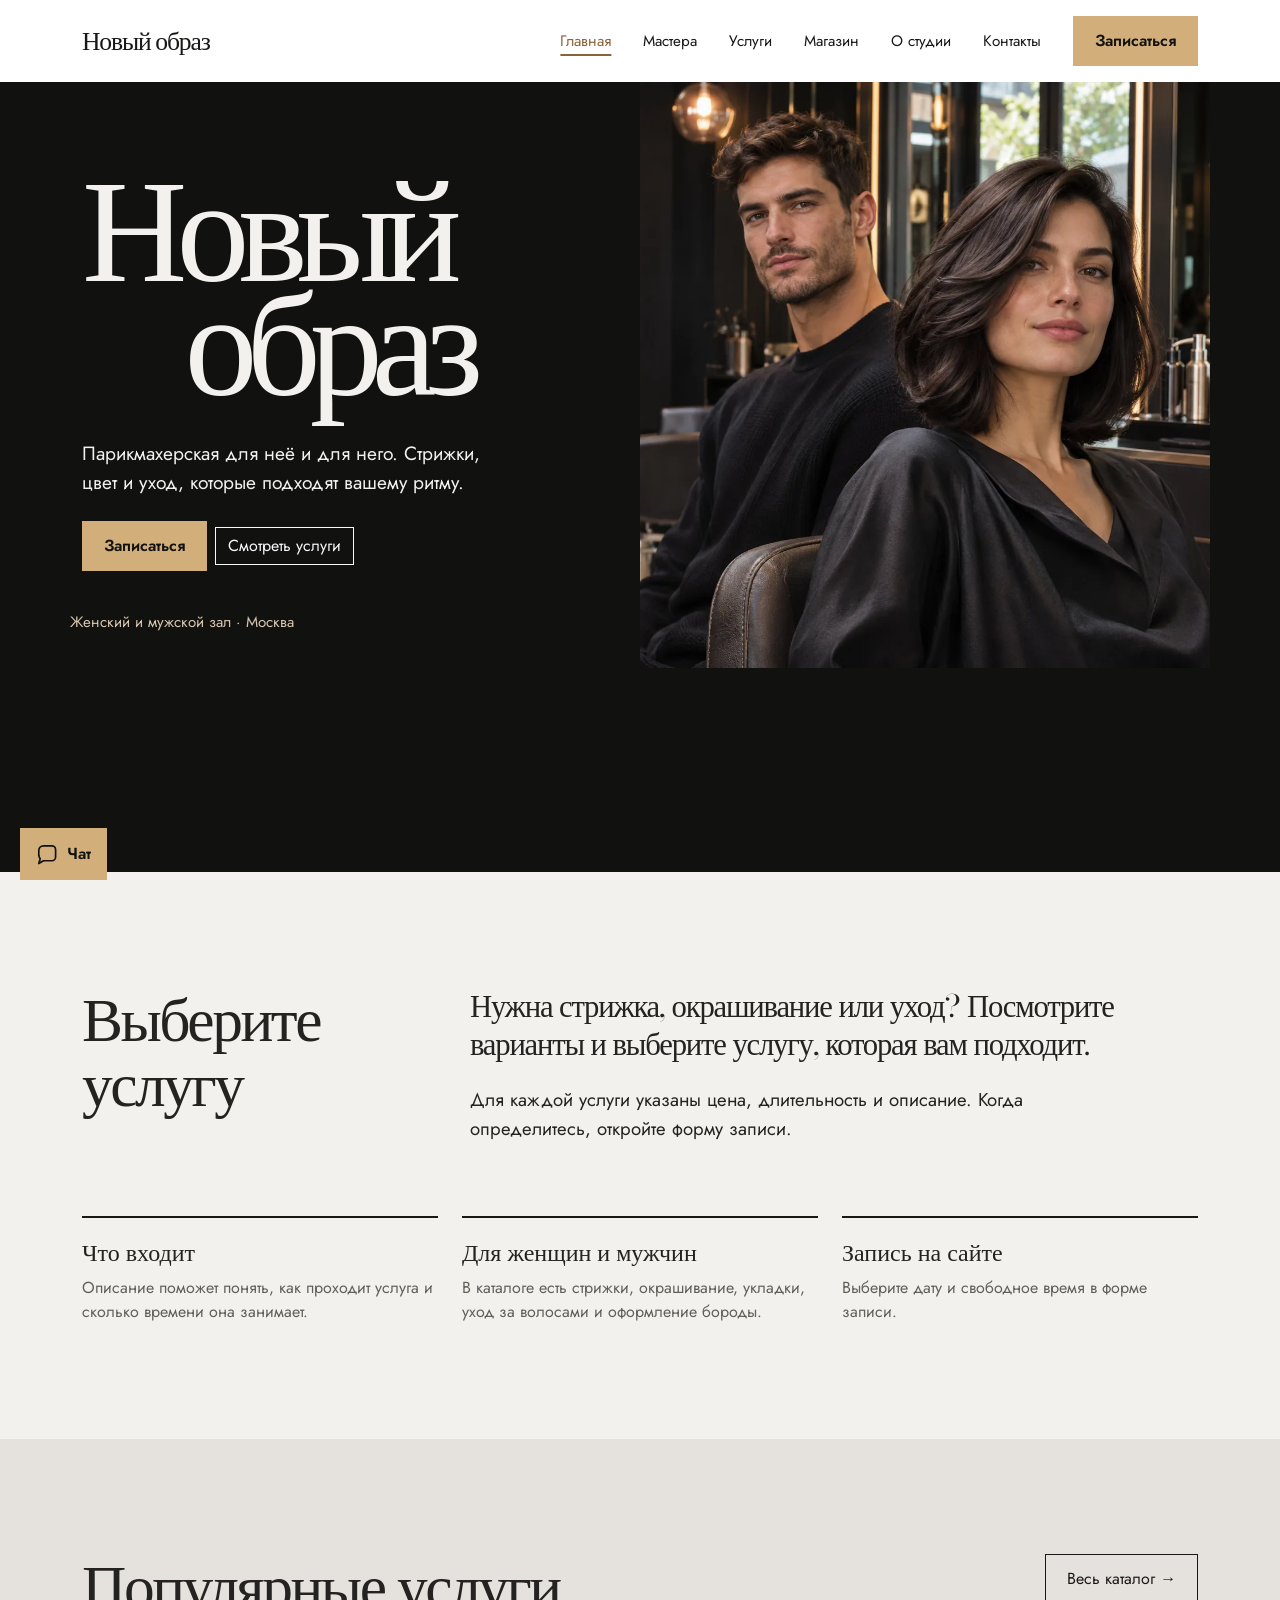
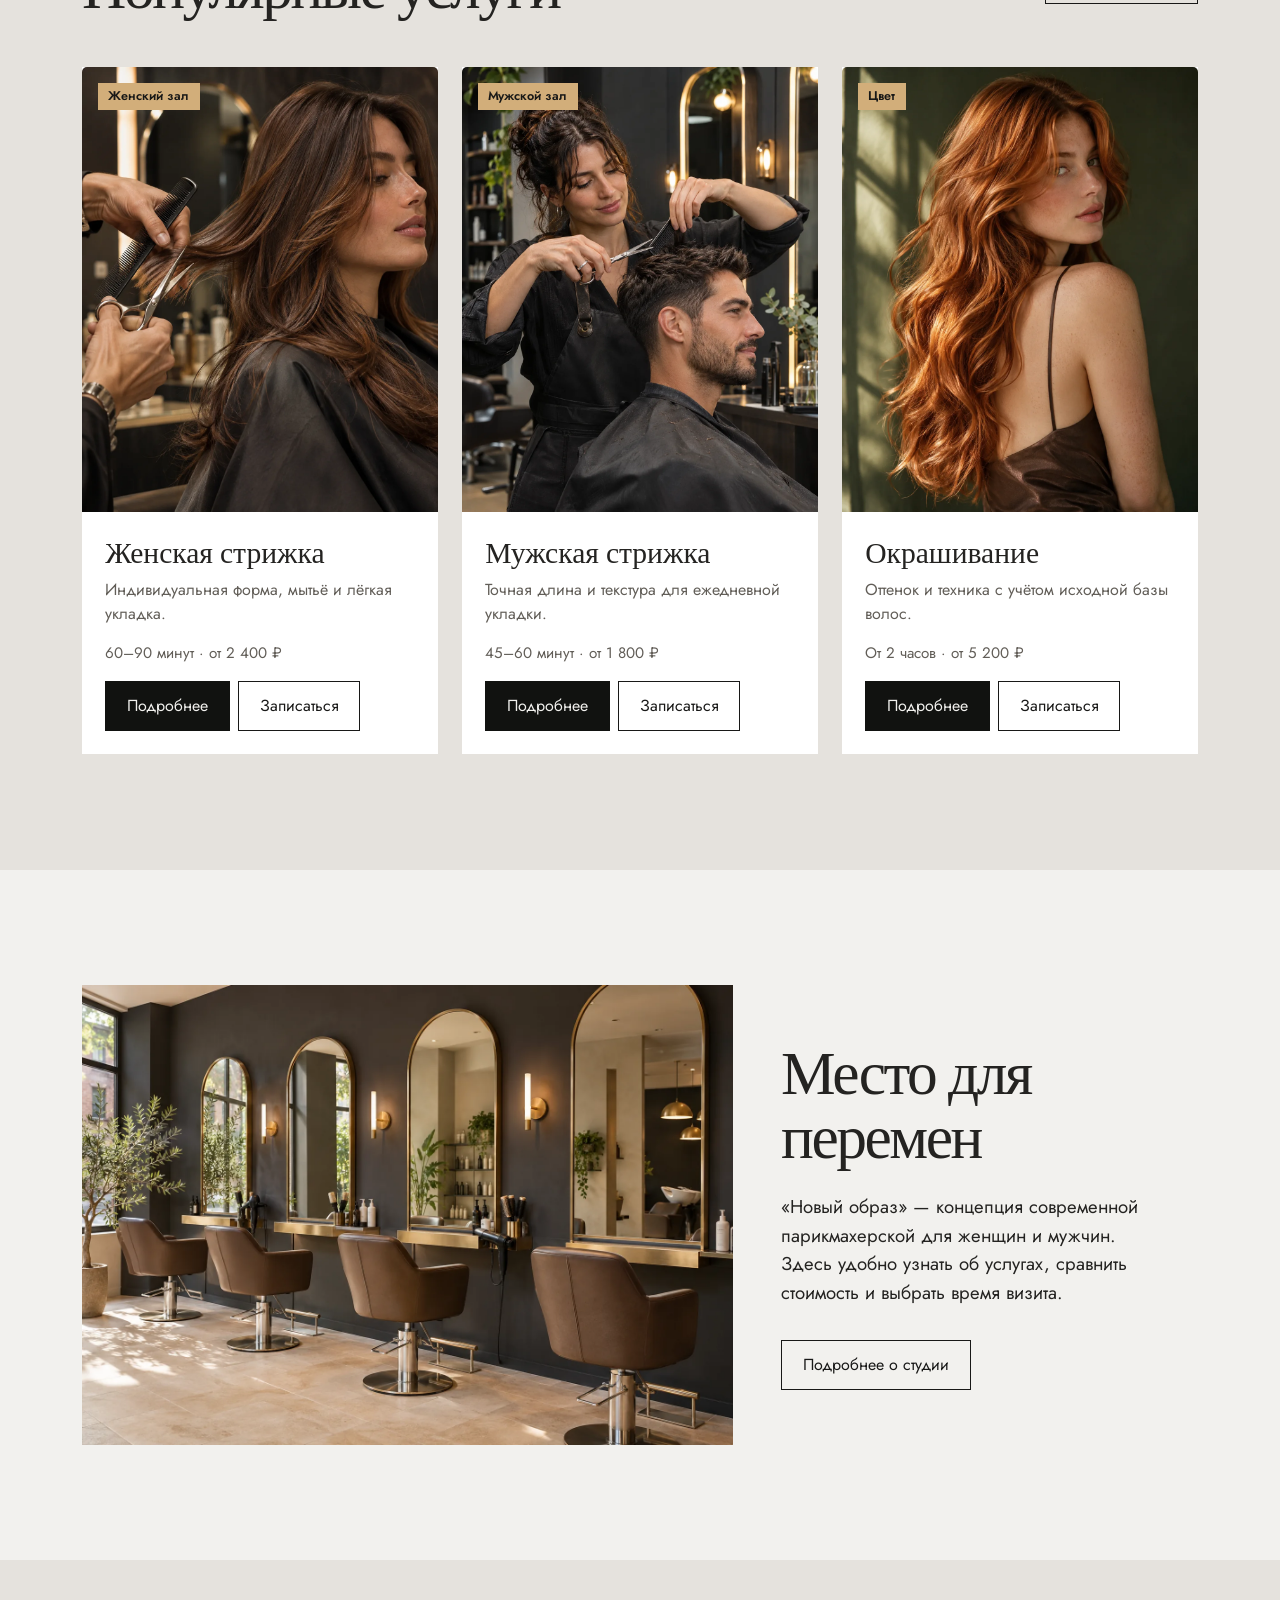
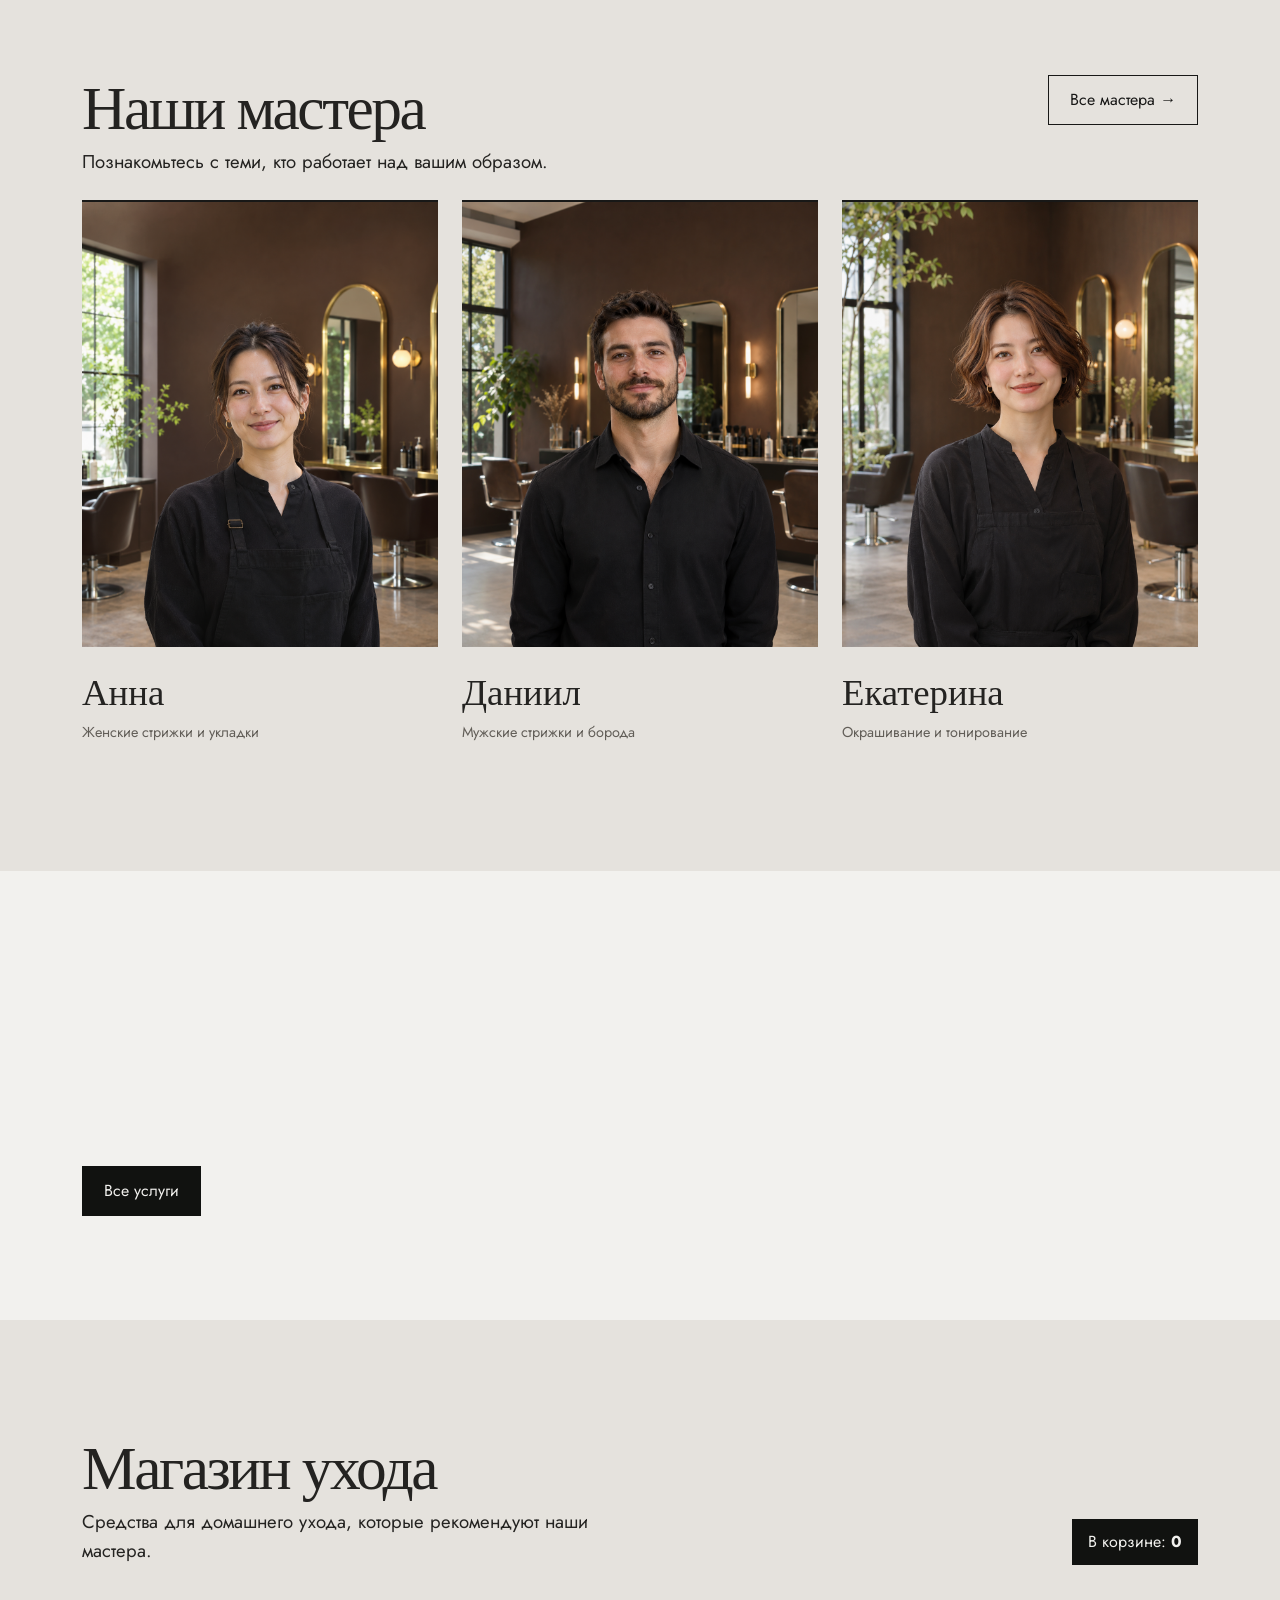
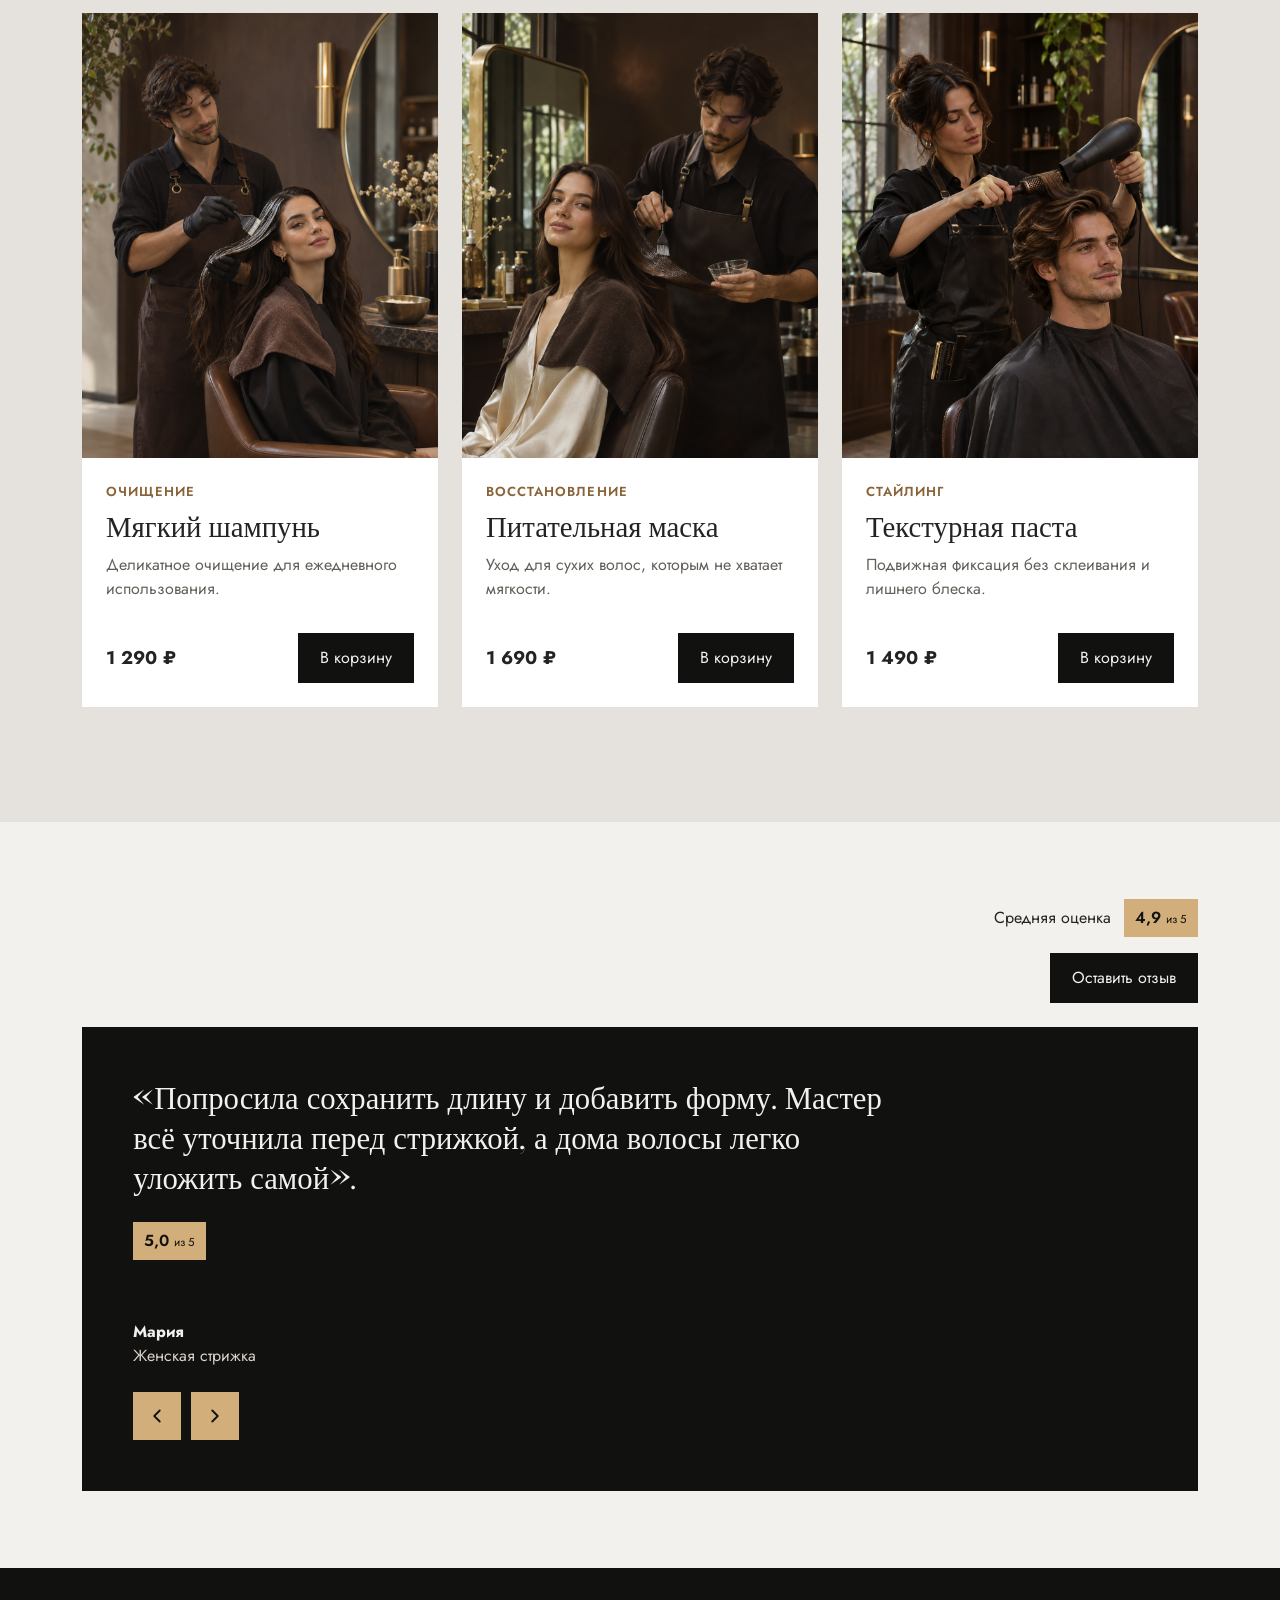
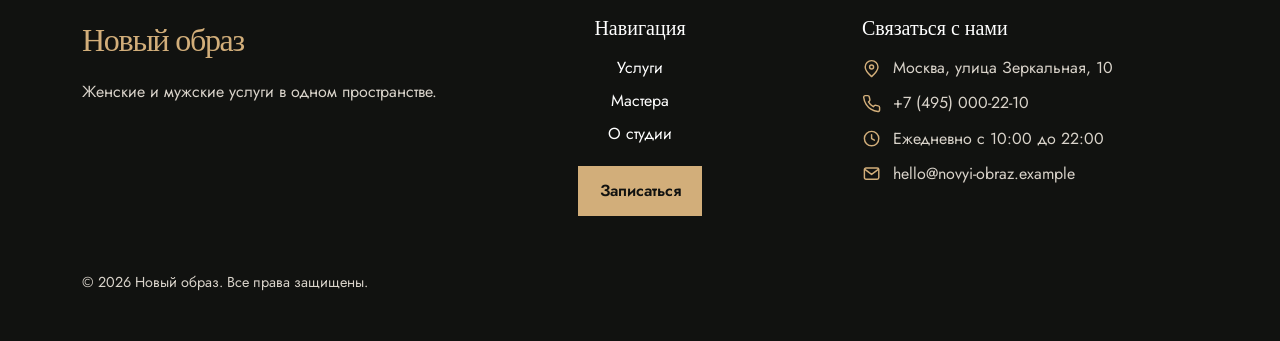
<file: index.html>
<!DOCTYPE html>
<html lang="ru">
<head>
  <meta charset="UTF-8">
  <meta name="viewport" content="width=device-width, initial-scale=1.0">
  <meta name="description" content="Сайт женской и мужской парикмахерской «Новый образ»: услуги, цены, информация о студии и форма записи.">
  <title>Главная — Новый образ</title>
  <link rel="preconnect" href="https://fonts.googleapis.com">
  <link rel="preconnect" href="https://fonts.gstatic.com" crossorigin>
  <link href="https://fonts.googleapis.com/css2?family=Bodoni+Moda:wght@500;600&family=Jost:wght@400;500;600&display=swap" rel="stylesheet">
  <link href="https://cdn.jsdelivr.net/npm/bootstrap@5.3.3/dist/css/bootstrap.min.css" rel="stylesheet">
  <link rel="stylesheet" href="css/custom.css?v=separate-contacts-11">
</head>
<body id="top">
  <a class="skip-link" href="#main">Перейти к содержимому</a>
  <header class="site-header sticky-top">
    <nav class="navbar navbar-expand-lg navbar-light site-navbar py-3" aria-label="Основная навигация">
      <div class="container">
        <a class="site-brand navbar-brand mb-0" href="index.html">Новый образ</a>
        <button class="navbar-toggler" type="button" data-bs-toggle="collapse" data-bs-target="#siteMenu" aria-controls="siteMenu" aria-expanded="false" aria-label="Открыть меню"><span class="navbar-toggler-icon"></span></button>
        <div class="collapse navbar-collapse" id="siteMenu">
          <ul class="navbar-nav ms-lg-auto me-lg-4 mb-3 mb-lg-0 gap-lg-3">
            <li class="nav-item"><a class="nav-link active" aria-current="page" href="index.html">Главная</a></li>
            <li class="nav-item"><a class="nav-link" href="masters.html">Мастера</a></li>
            <li class="nav-item"><a class="nav-link" href="catalog.html">Услуги</a></li>
            <li class="nav-item"><a class="nav-link" href="shop.html">Магазин</a></li>
            <li class="nav-item"><a class="nav-link" href="about.html">О студии</a></li>
            <li class="nav-item"><a class="nav-link" href="contacts.html?refresh=12">Контакты</a></li>
          </ul>
          <a class="btn btn-salon" href="order.html">Записаться</a>
        </div>
      </div>
    </nav>
  </header>
  <main id="main">
    <section class="hero container-fluid px-0" aria-labelledby="hero-title">
      <div class="container">
        <div class="row min-vh-75 position-relative">
          <div class="col-12 col-lg-6 hero-copy d-flex flex-column justify-content-center">
            <h1 class="hero-title" id="hero-title"><span>Новый</span> <span>образ</span></h1>
            <p class="hero-lead mb-4">Парикмахерская для неё и для него. Стрижки, цвет и уход, которые подходят вашему ритму.</p>
            <div><a class="btn btn-salon me-2 mb-2" href="order.html">Записаться</a><a class="btn btn-outline-light rounded-0 mb-2" href="catalog.html">Смотреть услуги</a></div>
            <p class="hero-bottom mb-0">Женский и мужской зал · Москва</p>
          </div>
          <div class="col-12 col-lg-6 px-0"><div class="hero-photo"><img src="images/hero.webp" alt="портрет женщины и мужчины в парикмахерской" width="1536" height="1024" fetchpriority="high"></div></div>
        </div>
      </div>
    </section>

    <section class="container section-space" aria-labelledby="intro-title">
      <div class="row g-5 align-items-start">
        <div class="col-12 col-lg-4"><h2 class="section-title" id="intro-title">Выберите<br>услугу</h2></div>
        <div class="col-12 col-lg-8"><p class="intro-statement mb-4">Нужна стрижка, окрашивание или уход? Посмотрите варианты и выберите услугу, которая вам подходит.</p><p class="section-lead mb-0">Для каждой услуги указаны цена, длительность и описание. Когда определитесь, откройте форму записи.</p></div>
      </div>
      <div class="row g-4 mt-5">
        <div class="col-12 col-md-4"><div class="benefit h-100"><h3>Что входит</h3><p>Описание поможет понять, как проходит услуга и сколько времени она занимает.</p></div></div>
        <div class="col-12 col-md-4"><div class="benefit h-100"><h3>Для женщин и мужчин</h3><p>В каталоге есть стрижки, окрашивание, укладки, уход за волосами и оформление бороды.</p></div></div>
        <div class="col-12 col-md-4"><div class="benefit h-100"><h3>Запись на сайте</h3><p>Выберите дату и свободное время в форме записи.</p></div></div>
      </div>
    </section>

    <section class="services-section section-space" aria-labelledby="popular-title">
      <div class="container">
        <div class="d-flex flex-column flex-md-row justify-content-between align-items-md-end gap-3 mb-5"><h2 class="section-title mb-0" id="popular-title">Популярные услуги</h2><a class="btn btn-salon-outline align-self-start" href="catalog.html">Весь каталог →</a></div>
        <div class="row g-4">
          <div class="col-12 col-md-6 col-lg-4">
            <article class="card service-card"><img src="images/women-cut.webp" class="card-img-top" alt="женской стрижки" width="1024" height="1280" loading="lazy"><div class="card-body d-flex flex-column"><div class="mb-3"><span class="badge badge-salon">Женский зал</span></div><h3 class="card-title">Женская стрижка</h3><p class="card-text">Индивидуальная форма, мытьё и лёгкая укладка.</p><p class="service-meta mt-auto">60–90 минут · от 2 400 ₽</p><div class="d-flex flex-wrap gap-2"><a class="btn btn-salon-dark" href="product.html?service=women-cut">Подробнее</a><button class="btn btn-salon-outline" type="button" data-bs-toggle="modal" data-bs-target="#bookingModal" data-service="women-cut">Записаться</button></div></div></article>
          </div>
          <div class="col-12 col-md-6 col-lg-4">
            <article class="card service-card"><img src="images/men-cut.webp" class="card-img-top" alt="мужской стрижки" width="1024" height="1280" loading="lazy"><div class="card-body d-flex flex-column"><div class="mb-3"><span class="badge badge-salon">Мужской зал</span></div><h3 class="card-title">Мужская стрижка</h3><p class="card-text">Точная длина и текстура для ежедневной укладки.</p><p class="service-meta mt-auto">45–60 минут · от 1 800 ₽</p><div class="d-flex flex-wrap gap-2"><a class="btn btn-salon-dark" href="product.html?service=men-cut">Подробнее</a><button class="btn btn-salon-outline" type="button" data-bs-toggle="modal" data-bs-target="#bookingModal" data-service="men-cut">Записаться</button></div></div></article>
          </div>
          <div class="col-12 col-md-6 col-lg-4">
            <article class="card service-card"><img src="images/color.webp" class="card-img-top" alt="окрашивания волос" width="1024" height="1280" loading="lazy"><div class="card-body d-flex flex-column"><div class="mb-3"><span class="badge badge-salon">Цвет</span></div><h3 class="card-title">Окрашивание</h3><p class="card-text">Оттенок и техника с учётом исходной базы волос.</p><p class="service-meta mt-auto">От 2 часов · от 5 200 ₽</p><div class="d-flex flex-wrap gap-2"><a class="btn btn-salon-dark" href="product.html?service=color">Подробнее</a><button class="btn btn-salon-outline" type="button" data-bs-toggle="modal" data-bs-target="#bookingModal" data-service="color">Записаться</button></div></div></article>
          </div>
        </div>

      </div>
    </section>

    <section class="container section-space" aria-labelledby="studio-title">
      <div class="row g-0 align-items-stretch">
        <div class="col-12 col-lg-7"><img class="image-cover salon-story-photo" src="images/salon.webp" alt="Интерьер парикмахерской с креслами и зеркалами" width="1536" height="1024" loading="lazy"></div>
        <div class="col-12 col-lg-5 d-flex align-items-center"><div class="story-copy p-4 p-lg-5"><h2 class="section-title mb-4" id="studio-title">Место для перемен</h2><p class="section-lead">«Новый образ» — концепция современной парикмахерской для женщин и мужчин. Здесь удобно узнать об услугах, сравнить стоимость и выбрать время визита.</p><a class="btn btn-salon-outline mt-3" href="about.html">Подробнее о студии</a></div></div>
      </div>
    </section>

    <section class="services-section section-space" aria-labelledby="home-team-title">
      <div class="container">
        <div class="d-flex flex-column flex-md-row justify-content-between align-items-md-end gap-3 mb-4"><div><h2 class="section-title mb-2" id="home-team-title">Наши мастера</h2><p class="section-lead mb-0">Познакомьтесь с теми, кто работает над вашим образом.</p></div><a class="btn btn-salon-outline align-self-start" href="masters.html">Все мастера →</a></div>
        <div class="row g-4">
          <div class="col-12 col-md-4"><article class="team-card"><a class="team-card__link" href="masters.html#anna"><img src="images/stylist-anna.png" alt="Мастер Анна в студии" width="1122" height="1402" loading="lazy"><div class="team-card__body"><h3>Анна</h3><p class="team-card__role">Женские стрижки и укладки</p></div></a></article></div>
          <div class="col-12 col-md-4"><article class="team-card"><a class="team-card__link" href="masters.html#daniil"><img src="images/stylist-daniel.png" alt="Мастер Даниил в студии" width="1122" height="1402" loading="lazy"><div class="team-card__body"><h3>Даниил</h3><p class="team-card__role">Мужские стрижки и борода</p></div></a></article></div>
          <div class="col-12 col-md-4"><article class="team-card"><a class="team-card__link" href="masters.html#ekaterina"><img src="images/stylist-ekaterina.png" alt="Мастер Екатерина в студии" width="1122" height="1402" loading="lazy"><div class="team-card__body"><h3>Екатерина</h3><p class="team-card__role">Окрашивание и тонирование</p></div></a></article></div>
        </div>
      </div>
    </section>

    <section class="container section-space-sm" aria-labelledby="prices-title">
      <div class="row g-5"><div class="col-12 col-lg-5"><h2 class="section-title" id="prices-title">Прайс без сюрпризов</h2><p class="section-lead">Стоимость ориентировочная. Итоговая цена зависит от длины волос, техники и объёма работы.</p><a class="btn btn-salon-dark mt-2" href="catalog.html">Все услуги</a></div><div class="col-12 col-lg-7"><ul class="price-list"><li><span>Женская стрижка</span><strong>от 2 400 ₽</strong></li><li><span>Мужская стрижка</span><strong>от 1 800 ₽</strong></li><li><span>Окрашивание</span><strong>от 5 200 ₽</strong></li><li><span>Укладка</span><strong>от 1 700 ₽</strong></li><li><span>Оформление бороды</span><strong>от 1 200 ₽</strong></li></ul></div></div>
    </section>

    <section class="shop-section section-space" aria-labelledby="shop-title">
      <div class="container">
        <div class="row align-items-end g-3 mb-5"><div class="col-lg-8"><h2 class="section-title mb-2" id="shop-title">Магазин ухода</h2><p class="section-lead mb-0">Средства для домашнего ухода, которые рекомендуют наши мастера.</p></div><div class="col-lg-4 text-lg-end"><p class="shop-cart mb-0" aria-live="polite">В корзине: <strong data-cart-count>0</strong></p></div></div>
        <div class="row g-4">
          <div class="col-12 col-md-4"><article class="product-card"><img src="images/hair-care.png" alt="Шампунь для ежедневного ухода" width="1024" height="1280" loading="lazy"><div class="product-card__body"><p class="product-card__type">Очищение</p><h3>Мягкий шампунь</h3><p>Деликатное очищение для ежедневного использования.</p><div class="product-card__footer"><strong>1 290 ₽</strong><button class="btn btn-salon-dark" type="button" data-shop-product="Мягкий шампунь">В корзину</button></div></div></article></div>
          <div class="col-12 col-md-4"><article class="product-card"><img src="images/hair-repair.png" alt="Маска для восстановления волос" width="1024" height="1280" loading="lazy"><div class="product-card__body"><p class="product-card__type">Восстановление</p><h3>Питательная маска</h3><p>Уход для сухих волос, которым не хватает мягкости.</p><div class="product-card__footer"><strong>1 690 ₽</strong><button class="btn btn-salon-dark" type="button" data-shop-product="Питательная маска">В корзину</button></div></div></article></div>
          <div class="col-12 col-md-4"><article class="product-card"><img src="images/men-styling.png" alt="Средство для текстурной укладки" width="1024" height="1280" loading="lazy"><div class="product-card__body"><p class="product-card__type">Стайлинг</p><h3>Текстурная паста</h3><p>Подвижная фиксация без склеивания и лишнего блеска.</p><div class="product-card__footer"><strong>1 490 ₽</strong><button class="btn btn-salon-dark" type="button" data-shop-product="Текстурная паста">В корзину</button></div></div></article></div>
        </div>
      </div>
    </section>

    <section class="container section-space-sm" aria-labelledby="reviews-title">
      <div class="row align-items-end g-3 mb-4">
        <div class="col-lg-8">
          <h2 class="section-title mb-2" id="reviews-title">Отзывы о студии</h2>
          <p class="section-lead mb-0">Что говорят после стрижки, окрашивания и ухода.</p>
        </div>
        <div class="col-lg-4 text-lg-end">
          <p class="mb-0">Средняя оценка <span class="review-score ms-2"><span data-review-average>4,9</span> <small>из 5</small></span></p>
          <button class="btn btn-salon-dark mt-3" type="button" data-bs-toggle="modal" data-bs-target="#reviewModal">Оставить отзыв</button>
        </div>
      </div>
      <div id="review-status" class="alert alert-success mb-4" role="status" aria-live="polite" hidden></div>
      <div class="reviews-shell">
        <div id="salonReviews" class="carousel slide" data-bs-ride="carousel" data-bs-interval="7000" data-bs-pause="hover">
          <div class="carousel-inner">
            <article class="carousel-item active">
              <div class="review-slide">
                <blockquote class="review-quote">«Попросила сохранить длину и добавить форму. Мастер всё уточнила перед стрижкой, а дома волосы легко уложить самой».</blockquote>
                <span class="review-score" aria-label="Оценка 5 из 5">5,0 <small>из 5</small></span>
                <p class="review-author mb-0"><strong>Мария</strong><br><span>Женская стрижка</span></p>
              </div>
            </article>
            <article class="carousel-item">
              <div class="review-slide">
                <blockquote class="review-quote">«Подобрали форму под мои волосы и аккуратно сделали переход. На удобное время записался без звонка».</blockquote>
                <span class="review-score" aria-label="Оценка 5 из 5">5,0 <small>из 5</small></span>
                <p class="review-author mb-0"><strong>Алексей</strong><br><span>Мужская стрижка</span></p>
              </div>
            </article>
            <article class="carousel-item">
              <div class="review-slide">
                <blockquote class="review-quote">«До начала работы обсудили оттенок и показали, каким будет результат. Цвет получился именно таким, как я хотела».</blockquote>
                <span class="review-score" aria-label="Оценка 4,7 из 5">4,7 <small>из 5</small></span>
                <p class="review-author mb-0"><strong>Елена</strong><br><span>Окрашивание</span></p>
              </div>
            </article>
          </div>
          <div class="review-controls" aria-label="Управление отзывами">
            <button class="carousel-control-prev review-control" type="button" data-bs-target="#salonReviews" data-bs-slide="prev" aria-label="Предыдущий отзыв"><svg viewBox="0 0 24 24" aria-hidden="true"><path d="m15 18-6-6 6-6"></path></svg></button>
            <button class="carousel-control-next review-control" type="button" data-bs-target="#salonReviews" data-bs-slide="next" aria-label="Следующий отзыв"><svg viewBox="0 0 24 24" aria-hidden="true"><path d="m9 18 6-6-6-6"></path></svg></button>
          </div>
        </div>
      </div>
    </section>

  </main>
  <footer class="site-footer py-5">
    <div class="container">
      <div class="row g-4">
        <div class="col-12 col-md-4 footer-intro">
          <a class="footer-brand" href="index.html">Новый образ</a>
          <p class="footer-copy mb-0">Женские и мужские услуги в одном пространстве.</p>
        </div>
        <div class="col-12 col-md-4 footer-navigation">
          <h2 class="h5 mb-3">Навигация</h2>
          <ul class="list-unstyled footer-links mb-0">
            <li><a href="catalog.html">Услуги</a></li>
            <li><a href="masters.html">Мастера</a></li>
            <li><a href="about.html">О студии</a></li>
          </ul>
          <a class="btn btn-salon footer-action" href="order.html">Записаться</a>
        </div>
        <div class="col-12 col-md-4 footer-contact">
          <h2 class="h5 mb-3">Связаться с нами</h2>
          <address class="footer-contact-list"><div class="footer-contact-row"><svg aria-hidden="true"><use href="images/footer-icons.svg#location"></use></svg><span>Москва, улица Зеркальная, 10</span></div><a class="footer-contact-row" href="tel:+74950002210"><svg aria-hidden="true"><use href="images/footer-icons.svg#phone"></use></svg><span>+7 (495) 000-22-10</span></a><div class="footer-contact-row"><svg aria-hidden="true"><use href="images/footer-icons.svg#clock"></use></svg><span>Ежедневно с 10:00 до 22:00</span></div><a class="footer-contact-row" href="mailto:hello@novyi-obraz.example"><svg aria-hidden="true"><use href="images/footer-icons.svg#mail"></use></svg><span>hello@novyi-obraz.example</span></a></address>
        </div>
      </div>
      <p class="footer-copy footer-note mb-0">© 2026 Новый образ. Все права защищены.</p>
    </div>
  </footer>
  <div class="modal fade" id="bookingModal" tabindex="-1" aria-labelledby="bookingModalTitle" aria-hidden="true">
    <div class="modal-dialog modal-dialog-centered">
      <div class="modal-content">
        <div class="modal-header"><h2 class="modal-title fs-3" id="bookingModalTitle">Запись на услугу</h2><button type="button" class="btn-close" data-bs-dismiss="modal" aria-label="Закрыть"></button></div>
        <div class="modal-body">
          <p class="mb-2">Вы выбрали: <strong data-modal-service>Женская стрижка</strong></p>
          <p class="mb-3">Стоимость: <span data-modal-price>от 2 400 ₽</span></p>

        </div>
        <div class="modal-footer"><button class="btn btn-salon-outline" type="button" data-bs-dismiss="modal">Вернуться</button><a class="btn btn-salon" data-modal-link href="order.html?service=women-cut">Выбрать время</a></div>
      </div>
    </div>
  </div>
  <div class="modal fade" id="reviewModal" tabindex="-1" aria-labelledby="reviewModalTitle" aria-hidden="true">
    <div class="modal-dialog modal-dialog-centered">
      <form class="modal-content" id="review-form" novalidate>
        <div class="modal-header">
          <h2 class="modal-title fs-3" id="reviewModalTitle">Оставить отзыв</h2>
          <button type="button" class="btn-close" data-bs-dismiss="modal" aria-label="Закрыть"></button>
        </div>
        <div class="modal-body">
          <div id="review-form-error" class="alert alert-danger" role="alert" hidden></div>
          <div class="mb-3">
            <label class="form-label" for="review-name">Ваше имя *</label>
            <input class="form-control" id="review-name" name="name" type="text" autocomplete="given-name" minlength="2" maxlength="40" required>
            <div class="invalid-feedback">Введите имя: от 2 до 40 символов.</div>
          </div>
          <div class="mb-3">
            <label class="form-label" for="review-service">Услуга *</label>
            <select class="form-select" id="review-service" name="service" required>
              <option value="">Выберите услугу</option>
              <optgroup label="Женские услуги">
                <option value="women-cut">Женская стрижка</option>
                <option value="color">Окрашивание</option>
                <option value="style">Укладка</option>
                <option value="fringe">Стрижка чёлки</option>
                <option value="toning">Тонирование</option>
              </optgroup>
              <optgroup label="Мужские услуги">
                <option value="men-cut">Мужская стрижка</option>
                <option value="beard">Оформление бороды</option>
                <option value="clipper">Стрижка машинкой</option>
                <option value="men-style">Мужская укладка</option>
              </optgroup>
              <optgroup label="Уход">
                <option value="care">Уход для волос</option>
                <option value="repair">Восстановление волос</option>
                <option value="scalp">Массаж головы</option>
              </optgroup>
            </select>
            <div class="invalid-feedback">Выберите услугу.</div>
          </div>
          <div class="mb-3">
            <label class="form-label" for="review-rating">Оценка *</label>
            <select class="form-select" id="review-rating" name="rating" required>
              <option value="">Выберите оценку</option>
              <option value="5">5 из 5</option>
              <option value="4">4 из 5</option>
              <option value="3">3 из 5</option>
              <option value="2">2 из 5</option>
              <option value="1">1 из 5</option>
            </select>
            <div class="invalid-feedback">Выберите оценку.</div>
          </div>
          <div>
            <label class="form-label" for="review-text">Ваш отзыв *</label>
            <textarea class="form-control" id="review-text" name="review" rows="4" minlength="20" maxlength="600" required></textarea>
            <div class="invalid-feedback">Напишите отзыв: от 20 до 600 символов.</div>
          </div>
        </div>
        <div class="modal-footer">
          <button class="btn btn-salon-outline" type="button" data-bs-dismiss="modal">Отмена</button>
          <button class="btn btn-salon-dark" type="submit">Добавить отзыв</button>
        </div>
      </form>
    </div>
  </div>
  <script src="https://cdn.jsdelivr.net/npm/bootstrap@5.3.3/dist/js/bootstrap.bundle.min.js"></script>
  <script src="js/main.js?v=separate-contacts-12"></script>
</body>
</html>
</file>
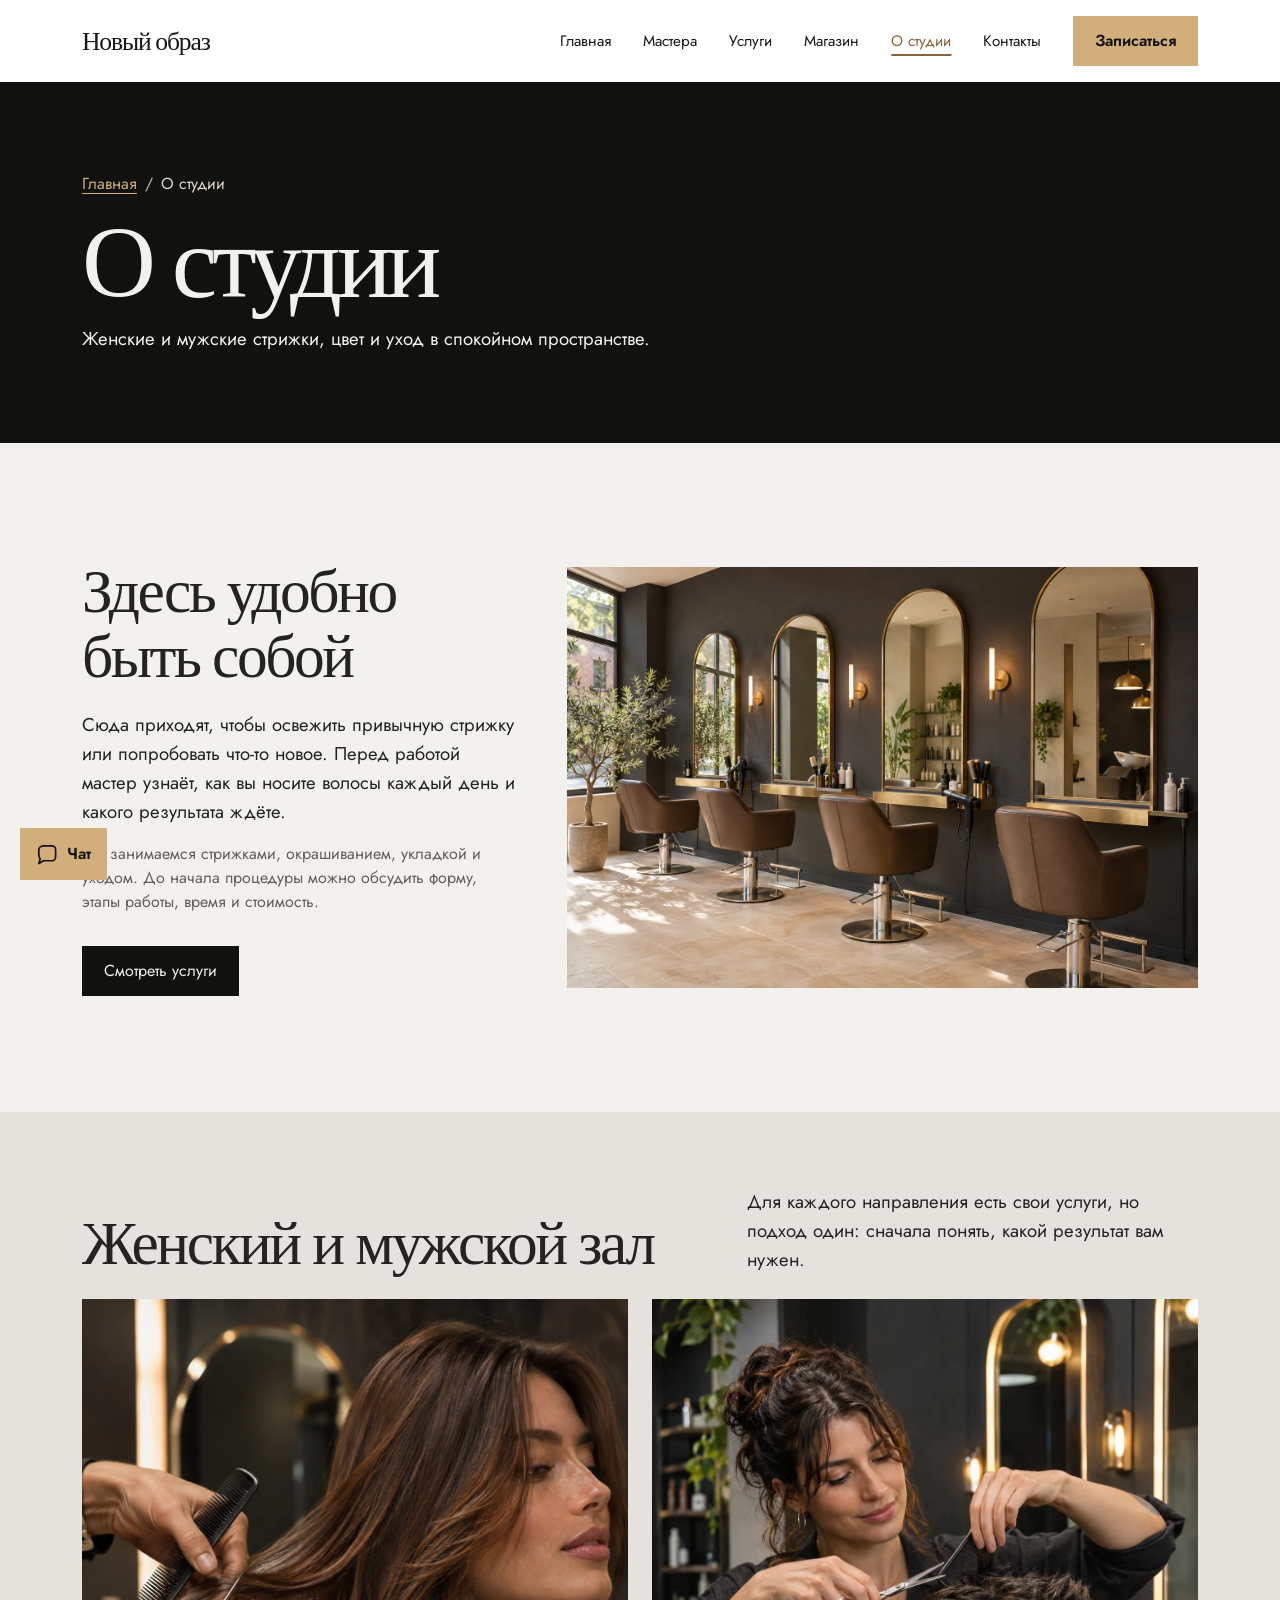
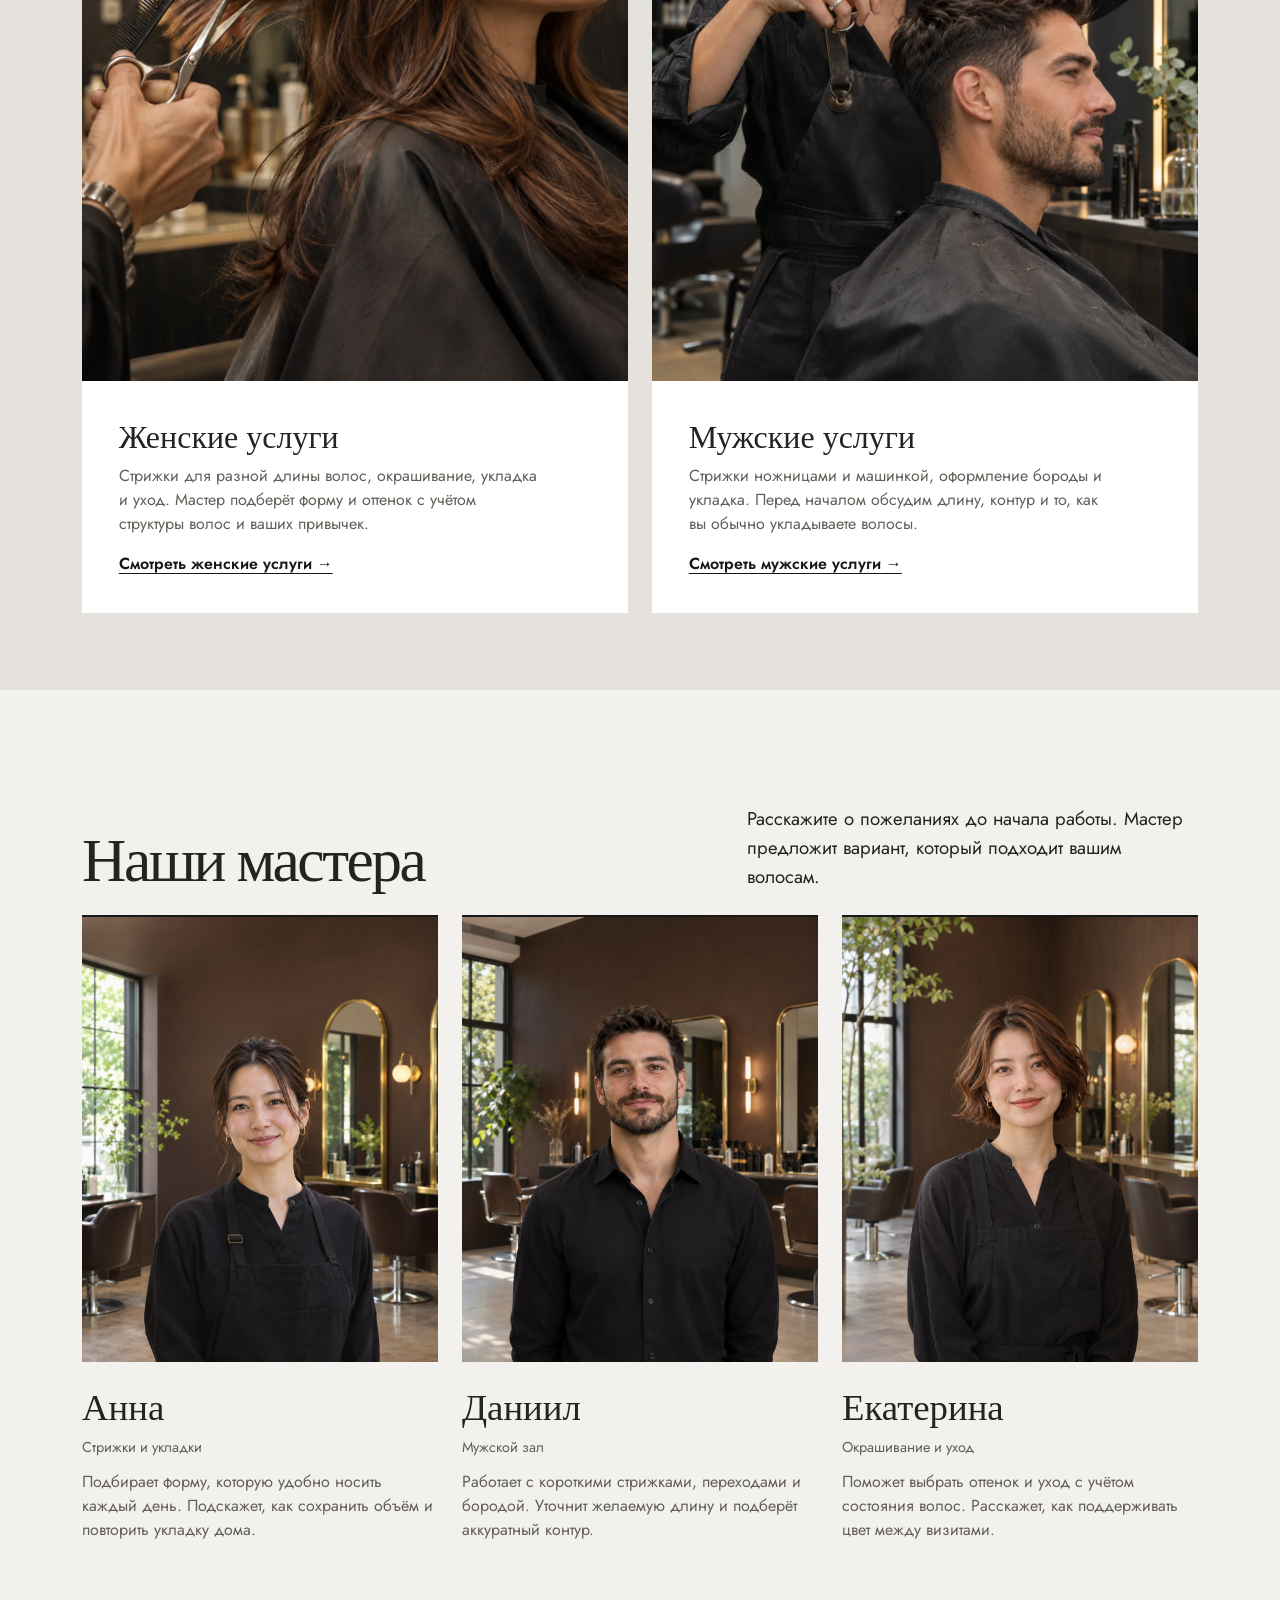
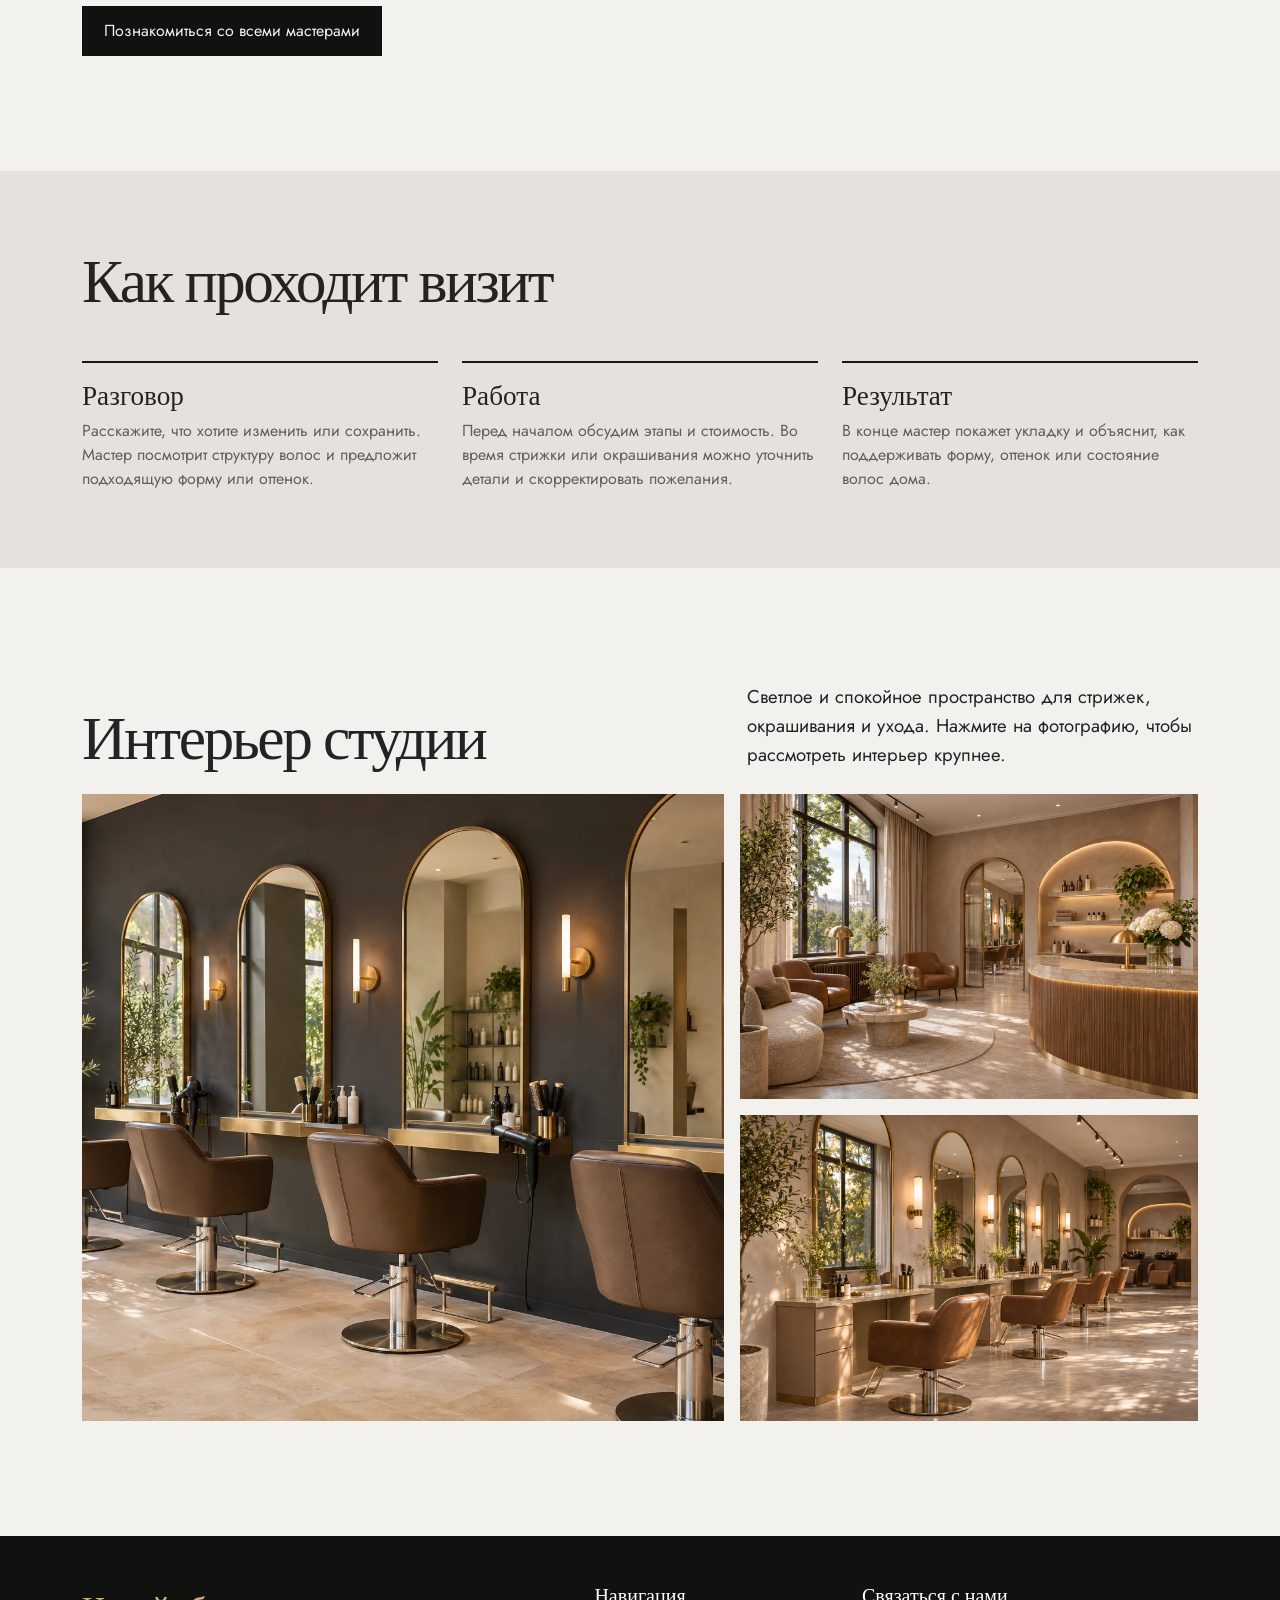
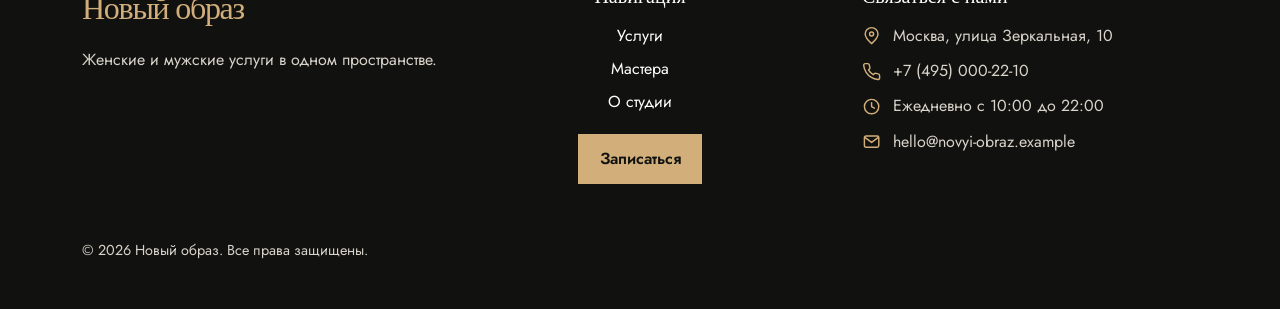
<file: about.html>
<!DOCTYPE html>
<html lang="ru">
<head>
  <meta charset="UTF-8">
  <meta name="viewport" content="width=device-width, initial-scale=1.0">
  <meta name="description" content="О парикмахерской «Новый образ»: женский и мужской зал, мастера, атмосфера студии, контакты и карта.">
  <title>О студии — Новый образ</title>
  <link rel="preconnect" href="https://fonts.googleapis.com">
  <link rel="preconnect" href="https://fonts.gstatic.com" crossorigin>
  <link href="https://fonts.googleapis.com/css2?family=Bodoni+Moda:wght@500;600&family=Jost:wght@400;500;600&display=swap" rel="stylesheet">
  <link href="https://cdn.jsdelivr.net/npm/bootstrap@5.3.3/dist/css/bootstrap.min.css" rel="stylesheet">
  <link rel="stylesheet" href="css/custom.css?v=separate-contacts-11">
</head>
<body id="top">
  <a class="skip-link" href="#main">Перейти к содержимому</a>
  <header class="site-header sticky-top">
    <nav class="navbar navbar-expand-lg navbar-light site-navbar py-3" aria-label="Основная навигация">
      <div class="container">
        <a class="site-brand navbar-brand mb-0" href="index.html">Новый образ</a>
        <button class="navbar-toggler" type="button" data-bs-toggle="collapse" data-bs-target="#siteMenu" aria-controls="siteMenu" aria-expanded="false" aria-label="Открыть меню"><span class="navbar-toggler-icon"></span></button>
        <div class="collapse navbar-collapse" id="siteMenu">
          <ul class="navbar-nav ms-lg-auto me-lg-4 mb-3 mb-lg-0 gap-lg-3">
            <li class="nav-item"><a class="nav-link" href="index.html">Главная</a></li>
            <li class="nav-item"><a class="nav-link" href="masters.html">Мастера</a></li>
            <li class="nav-item"><a class="nav-link" href="catalog.html">Услуги</a></li>
            <li class="nav-item"><a class="nav-link" href="shop.html">Магазин</a></li>
            <li class="nav-item"><a class="nav-link active" aria-current="page" href="about.html">О студии</a></li>
            <li class="nav-item"><a class="nav-link" href="contacts.html?refresh=12">Контакты</a></li>
          </ul>
          <a class="btn btn-salon" href="order.html">Записаться</a>
        </div>
      </div>
    </nav>
  </header>
  <main id="main">
    <section class="page-hero"><div class="container"><nav aria-label="Хлебные крошки"><ol class="breadcrumb"><li class="breadcrumb-item"><a href="index.html">Главная</a></li><li class="breadcrumb-item active" aria-current="page">О студии</li></ol></nav><h1 class="mb-3">О студии</h1><p class="section-lead mb-0">Женские и мужские стрижки, цвет и уход в спокойном пространстве.</p></div></section>
    <section class="container section-space" aria-labelledby="about-title">
      <div class="row g-5 align-items-center">
        <div class="col-12 col-lg-5 about-intro">
          <h2 class="section-title mb-4" id="about-title">Здесь удобно быть собой</h2>
          <p class="section-lead">Сюда приходят, чтобы освежить привычную стрижку или попробовать что-то новое. Перед работой мастер узнаёт, как вы носите волосы каждый день и какого результата ждёте.</p>
          <p>Мы занимаемся стрижками, окрашиванием, укладкой и уходом. До начала процедуры можно обсудить форму, этапы работы, время и стоимость.</p>
          <a class="btn btn-salon-dark mt-3" href="catalog.html">Смотреть услуги</a>
        </div>
        <div class="col-12 col-lg-7"><img class="w-100" src="images/salon.webp" alt="Кресла и зеркала в студии «Новый образ»" width="1536" height="1024"></div>
      </div>
    </section>
    <section class="services-section section-space-sm" aria-labelledby="directions-title">
      <div class="container">
        <div class="row align-items-end g-4 mb-4">
          <div class="col-12 col-lg-7"><h2 class="section-title mb-0" id="directions-title">Женский и мужской зал</h2></div>
          <div class="col-12 col-lg-5"><p class="section-lead mb-0">Для каждого направления есть свои услуги, но подход один: сначала понять, какой результат вам нужен.</p></div>
        </div>
        <div class="row g-4">
          <div class="col-12 col-md-6">
            <article class="about-direction h-100">
              <img src="images/women-cut.webp" alt="Мастер работает с женской стрижкой" width="1024" height="1280" loading="lazy">
              <div class="about-direction__body">
                <h3>Женские услуги</h3>
                <p>Стрижки для разной длины волос, окрашивание, укладка и уход. Мастер подберёт форму и оттенок с учётом структуры волос и ваших привычек.</p>
                <a href="catalog.html#women">Смотреть женские услуги →</a>
              </div>
            </article>
          </div>
          <div class="col-12 col-md-6">
            <article class="about-direction h-100">
              <img src="images/men-cut.webp" alt="Мастер выполняет мужскую стрижку" width="1024" height="1280" loading="lazy">
              <div class="about-direction__body">
                <h3>Мужские услуги</h3>
                <p>Стрижки ножницами и машинкой, оформление бороды и укладка. Перед началом обсудим длину, контур и то, как вы обычно укладываете волосы.</p>
                <a href="catalog.html#men">Смотреть мужские услуги →</a>
              </div>
            </article>
          </div>
        </div>
      </div>
    </section>
    <section class="container section-space" aria-labelledby="team-title">
      <div class="row align-items-end g-4 mb-4">
        <div class="col-12 col-lg-7"><h2 class="section-title mb-0" id="team-title">Наши мастера</h2></div>
        <div class="col-12 col-lg-5"><p class="section-lead mb-0">Расскажите о пожеланиях до начала работы. Мастер предложит вариант, который подходит вашим волосам.</p></div>
      </div>
      <div class="row g-4">
        <div class="col-12 col-md-4">
          <article class="team-card">
            <img src="images/stylist-anna.png" alt="Мастер Анна в студии" width="1122" height="1402" loading="lazy">
            <div class="team-card__body"><h3>Анна</h3><p class="team-card__role">Стрижки и укладки</p><p>Подбирает форму, которую удобно носить каждый день. Подскажет, как сохранить объём и повторить укладку дома.</p></div>
          </article>
        </div>
        <div class="col-12 col-md-4">
          <article class="team-card">
            <img src="images/stylist-daniel.png" alt="Мастер Даниил в студии" width="1122" height="1402" loading="lazy">
            <div class="team-card__body"><h3>Даниил</h3><p class="team-card__role">Мужской зал</p><p>Работает с короткими стрижками, переходами и бородой. Уточнит желаемую длину и подберёт аккуратный контур.</p></div>
          </article>
        </div>
        <div class="col-12 col-md-4">
          <article class="team-card">
            <img src="images/stylist-ekaterina.png" alt="Мастер Екатерина в студии" width="1122" height="1402" loading="lazy">
            <div class="team-card__body"><h3>Екатерина</h3><p class="team-card__role">Окрашивание и уход</p><p>Поможет выбрать оттенок и уход с учётом состояния волос. Расскажет, как поддерживать цвет между визитами.</p></div>
          </article>
        </div>
      </div>
      <a class="btn btn-salon-dark mt-5" href="masters.html">Познакомиться со всеми мастерами</a>
    </section>
    <section class="services-section section-space-sm" aria-labelledby="approach-title">
      <div class="container">
        <h2 class="section-title mb-5" id="approach-title">Как проходит визит</h2>
        <div class="row g-4">
          <div class="col-12 col-md-4"><div class="visit-step"><h3>Разговор</h3><p>Расскажите, что хотите изменить или сохранить. Мастер посмотрит структуру волос и предложит подходящую форму или оттенок.</p></div></div>
          <div class="col-12 col-md-4"><div class="visit-step"><h3>Работа</h3><p>Перед началом обсудим этапы и стоимость. Во время стрижки или окрашивания можно уточнить детали и скорректировать пожелания.</p></div></div>
          <div class="col-12 col-md-4"><div class="visit-step"><h3>Результат</h3><p>В конце мастер покажет укладку и объяснит, как поддерживать форму, оттенок или состояние волос дома.</p></div></div>
        </div>
      </div>
    </section>
    <section class="container section-space" aria-labelledby="interior-title">
      <div class="row align-items-end g-4 mb-4">
        <div class="col-12 col-lg-7"><h2 class="section-title mb-0" id="interior-title">Интерьер студии</h2></div>
        <div class="col-12 col-lg-5"><p class="section-lead mb-0">Светлое и спокойное пространство для стрижек, окрашивания и ухода. Нажмите на фотографию, чтобы рассмотреть интерьер крупнее.</p></div>
      </div>
      <div class="studio-interior-gallery salon-gallery">
        <button class="gallery-button studio-interior-gallery__main" type="button" data-gallery-index="0" data-bs-toggle="modal" data-bs-target="#galleryModal" aria-label="Открыть фотографию основного зала">
          <img class="gallery-photo" src="images/salon.webp" alt="Пустой основной зал парикмахерской с креслами и зеркалами" loading="lazy" width="1536" height="1024">
        </button>
        <button class="gallery-button" type="button" data-gallery-index="1" data-bs-toggle="modal" data-bs-target="#galleryModal" aria-label="Открыть фотографию зоны ожидания">
          <img class="gallery-photo" src="images/salon-reception.png" alt="Пустая зона ожидания и стойка администратора в тёплых тонах" loading="lazy" width="1536" height="1024">
        </button>
        <button class="gallery-button" type="button" data-gallery-index="2" data-bs-toggle="modal" data-bs-target="#galleryModal" aria-label="Открыть фотографию рабочих мест">
          <img class="gallery-photo" src="images/salon-stations.png" alt="Пустая рабочая зона парикмахерской с зеркалами и креслами" loading="lazy" width="1536" height="1024">
        </button>
      </div>
    </section>
  </main>
  <footer class="site-footer py-5">
    <div class="container">
      <div class="row g-4">
        <div class="col-12 col-md-4 footer-intro">
          <a class="footer-brand" href="index.html">Новый образ</a>
          <p class="footer-copy mb-0">Женские и мужские услуги в одном пространстве.</p>
        </div>
        <div class="col-12 col-md-4 footer-navigation">
          <h2 class="h5 mb-3">Навигация</h2>
          <ul class="list-unstyled footer-links mb-0">
            <li><a href="catalog.html">Услуги</a></li>
            <li><a href="masters.html">Мастера</a></li>
            <li><a href="about.html">О студии</a></li>
          </ul>
          <a class="btn btn-salon footer-action" href="order.html">Записаться</a>
        </div>
        <div class="col-12 col-md-4 footer-contact">
          <h2 class="h5 mb-3">Связаться с нами</h2>
          <address class="footer-contact-list"><div class="footer-contact-row"><svg aria-hidden="true"><use href="images/footer-icons.svg#location"></use></svg><span>Москва, улица Зеркальная, 10</span></div><a class="footer-contact-row" href="tel:+74950002210"><svg aria-hidden="true"><use href="images/footer-icons.svg#phone"></use></svg><span>+7 (495) 000-22-10</span></a><div class="footer-contact-row"><svg aria-hidden="true"><use href="images/footer-icons.svg#clock"></use></svg><span>Ежедневно с 10:00 до 22:00</span></div><a class="footer-contact-row" href="mailto:hello@novyi-obraz.example"><svg aria-hidden="true"><use href="images/footer-icons.svg#mail"></use></svg><span>hello@novyi-obraz.example</span></a></address>
        </div>
      </div>
      <p class="footer-copy footer-note mb-0">© 2026 Новый образ. Все права защищены.</p>
    </div>
  </footer>
  <div class="modal fade gallery-modal" id="galleryModal" tabindex="-1" aria-labelledby="galleryModalTitle" aria-hidden="true">
    <div class="modal-dialog modal-xl modal-dialog-centered">
      <div class="modal-content">
        <div class="modal-header"><h2 class="modal-title fs-3" id="galleryModalTitle">Интерьер студии</h2><button type="button" class="btn-close" data-bs-dismiss="modal" aria-label="Закрыть"></button></div>
        <div class="modal-body"><img data-gallery-image src="images/salon.webp" alt="Пустой основной зал парикмахерской с креслами и зеркалами" width="1536" height="1024"><p class="gallery-caption mb-0" data-gallery-caption>Пустой основной зал парикмахерской с креслами и зеркалами</p></div>
        <div class="modal-footer justify-content-between"><button class="btn btn-salon-outline" type="button" data-gallery-prev>Предыдущее фото</button><span data-gallery-counter>1 из 3</span><button class="btn btn-salon-dark" type="button" data-gallery-next>Следующее фото</button></div>
      </div>
    </div>
  </div>
  <div class="modal fade" id="bookingModal" tabindex="-1" aria-labelledby="bookingModalTitle" aria-hidden="true">
    <div class="modal-dialog modal-dialog-centered">
      <div class="modal-content">
        <div class="modal-header"><h2 class="modal-title fs-3" id="bookingModalTitle">Запись на услугу</h2><button type="button" class="btn-close" data-bs-dismiss="modal" aria-label="Закрыть"></button></div>
        <div class="modal-body">
          <p class="mb-2">Вы выбрали: <strong data-modal-service>Женская стрижка</strong></p>
          <p class="mb-3">Стоимость: <span data-modal-price>от 2 400 ₽</span></p>

        </div>
        <div class="modal-footer"><button class="btn btn-salon-outline" type="button" data-bs-dismiss="modal">Вернуться</button><a class="btn btn-salon" data-modal-link href="order.html?service=women-cut">Выбрать время</a></div>
      </div>
    </div>
  </div>
  <script src="https://cdn.jsdelivr.net/npm/bootstrap@5.3.3/dist/js/bootstrap.bundle.min.js"></script>
  <script src="js/main.js?v=separate-contacts-12"></script>
</body>
</html>
</file>
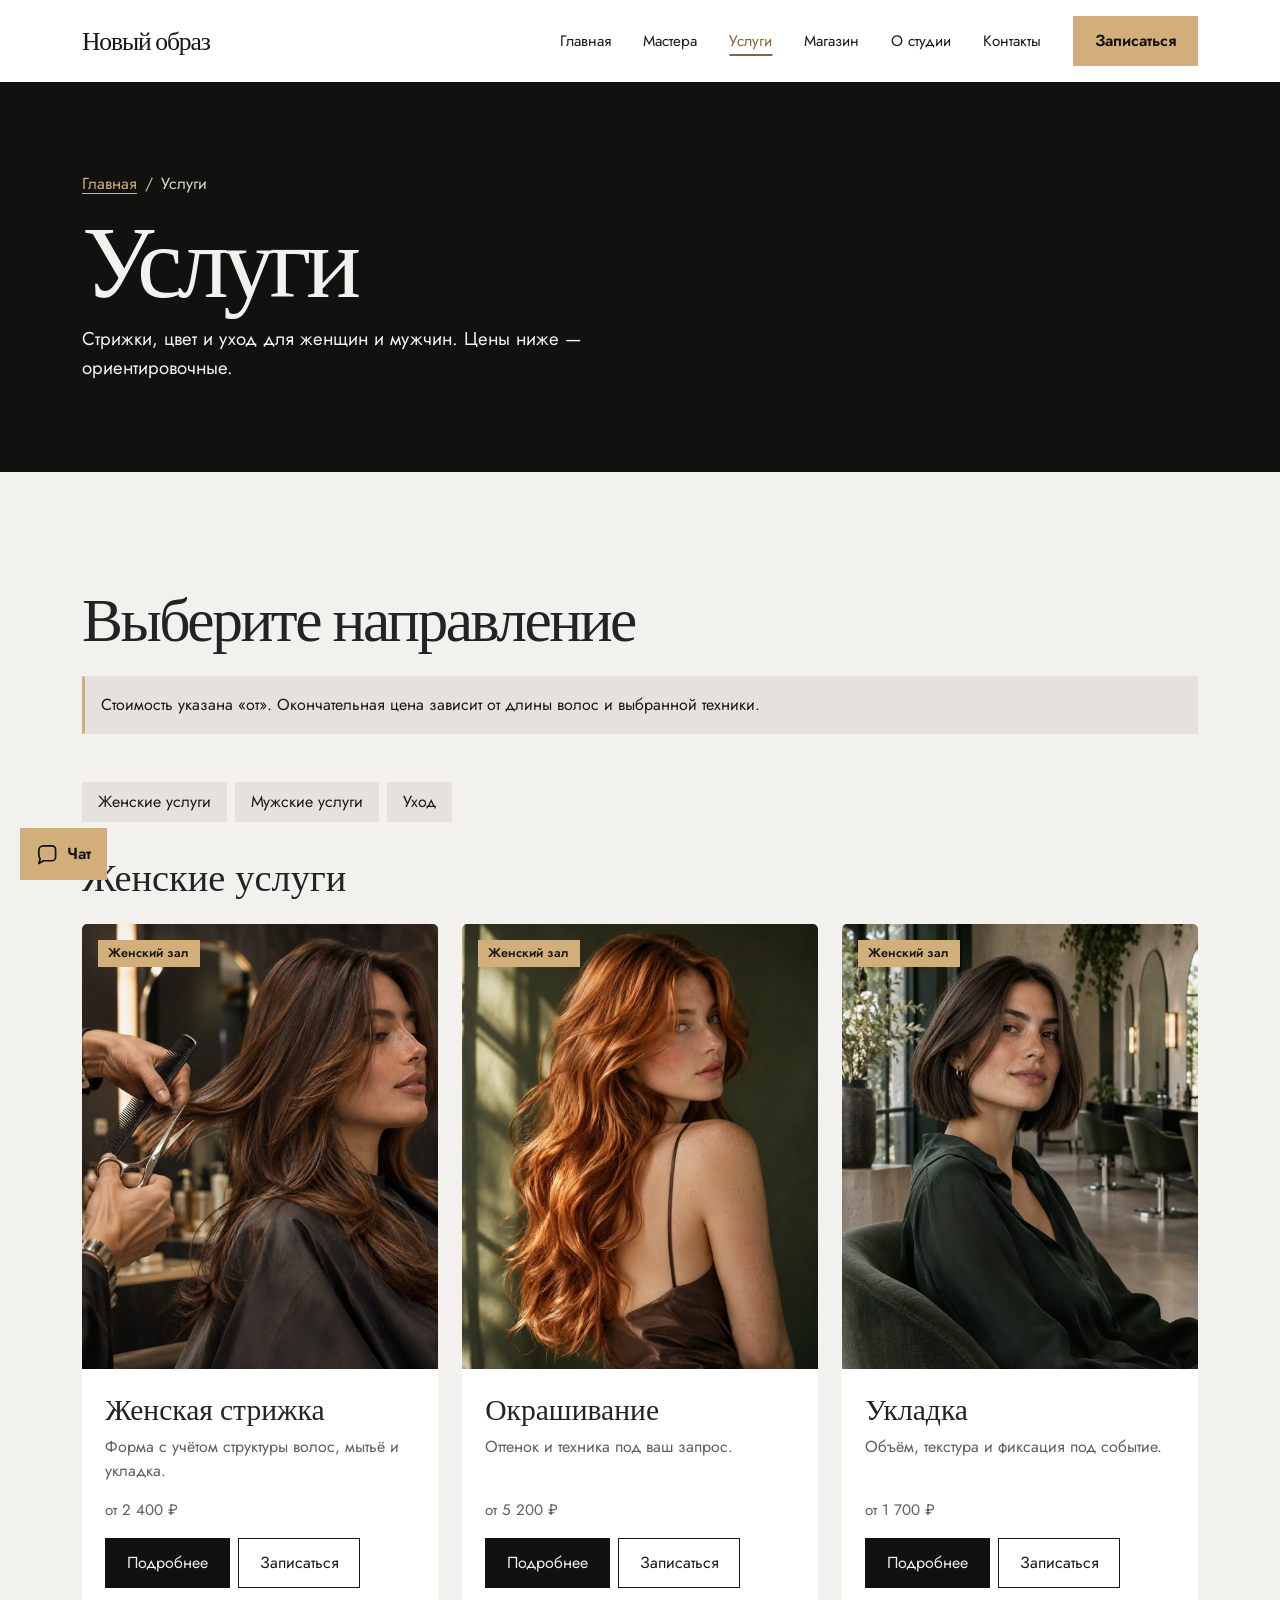
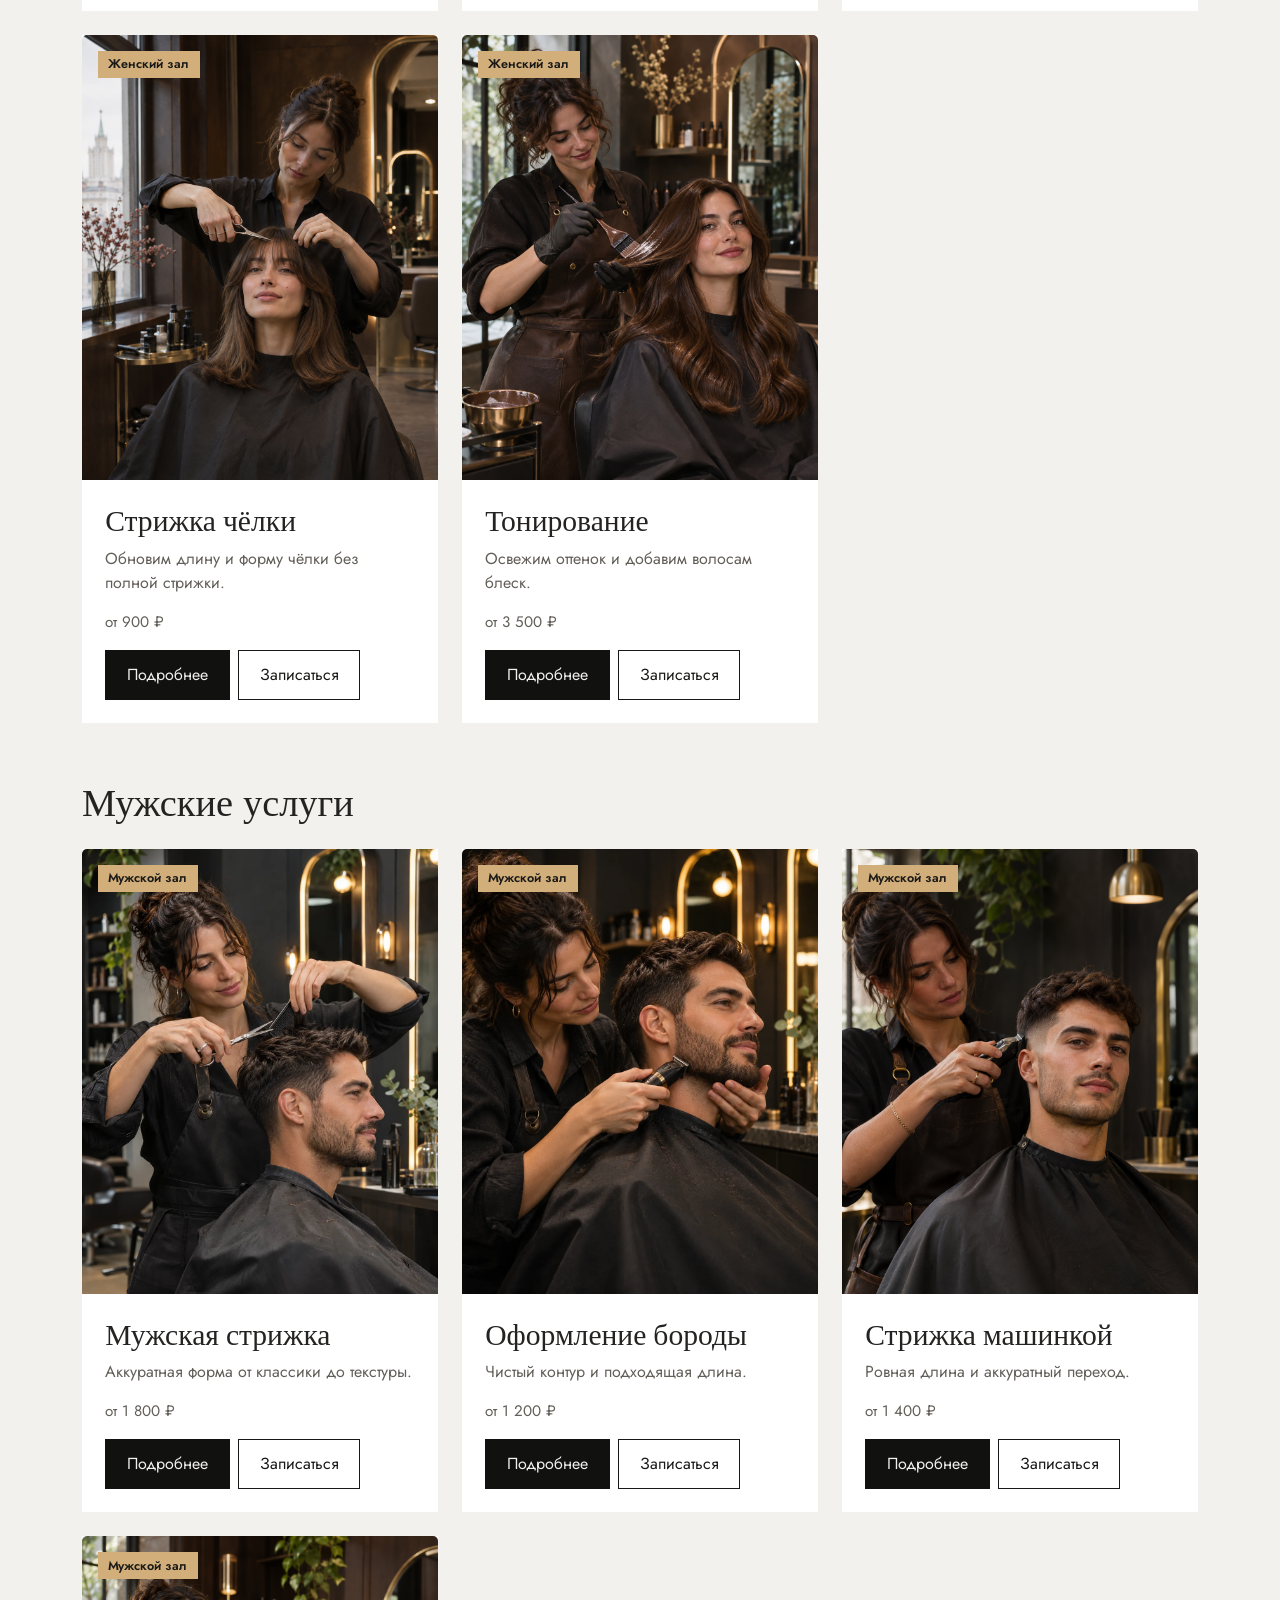
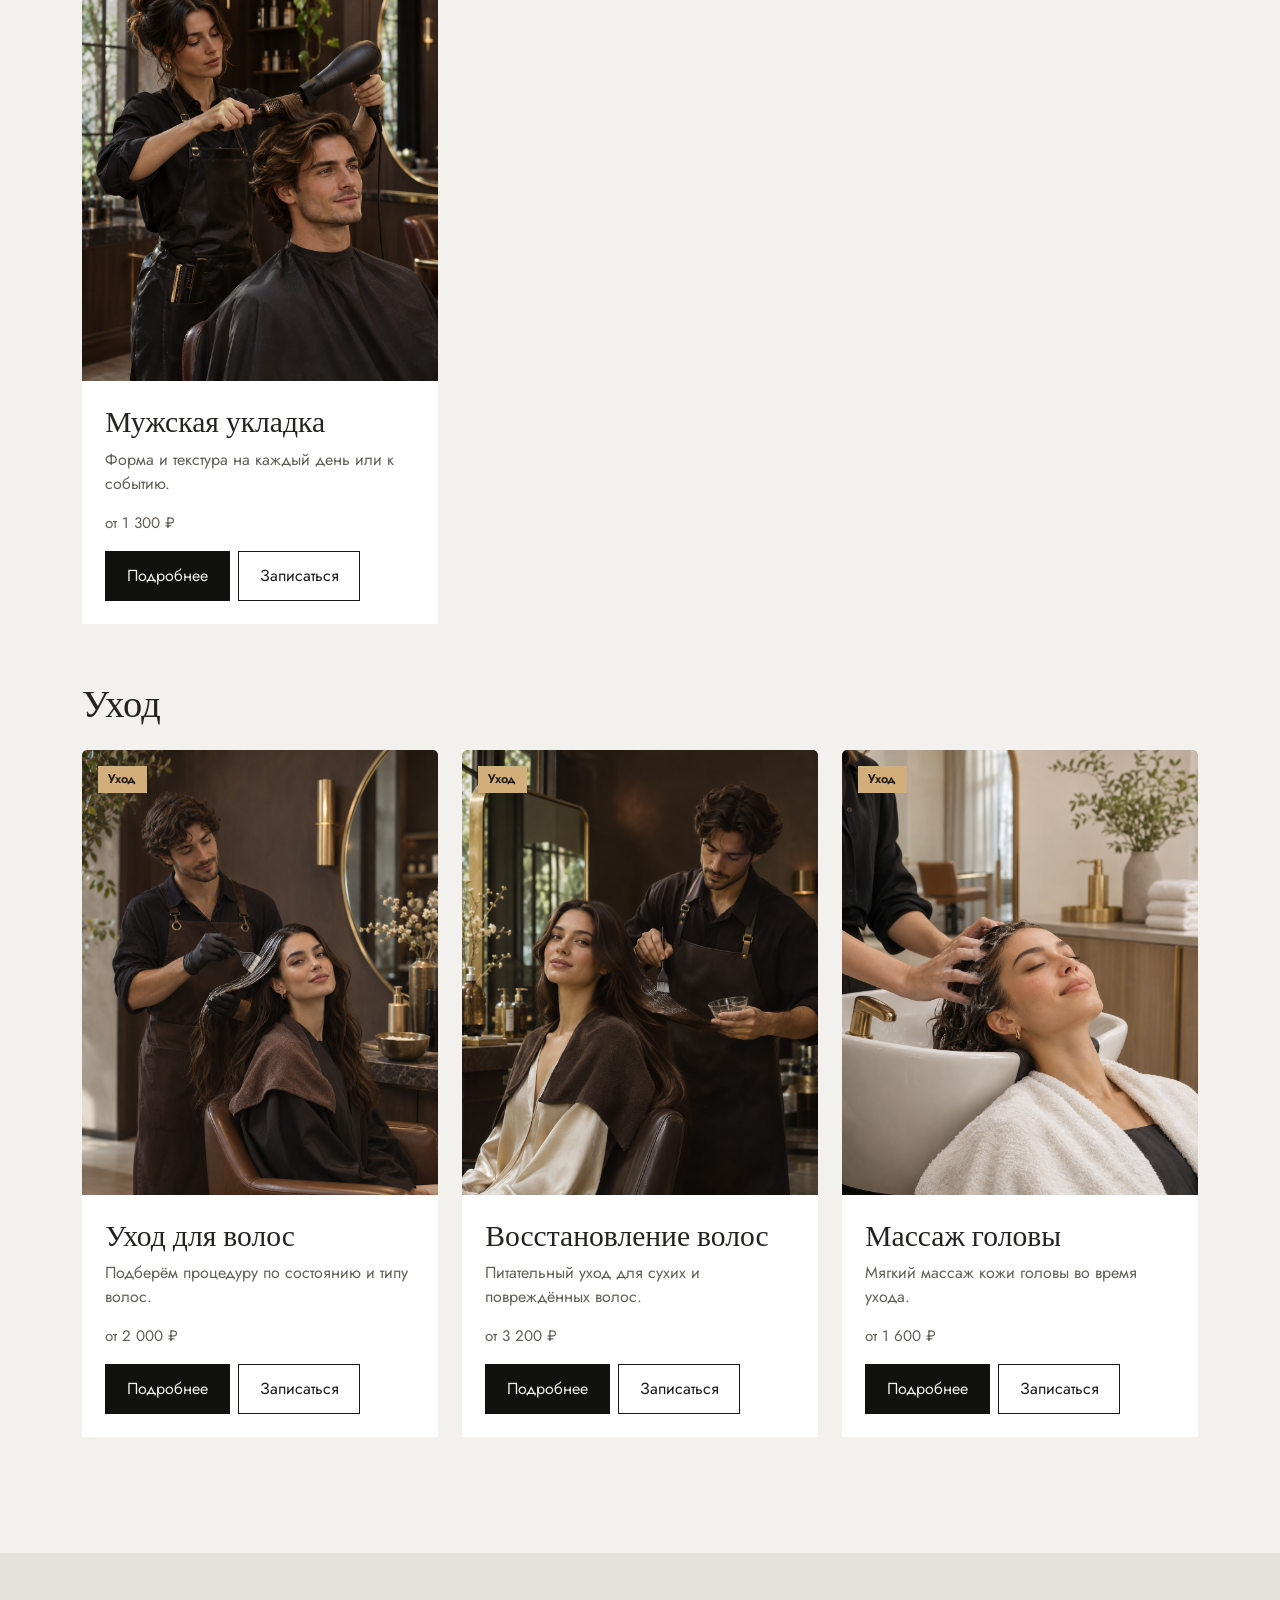
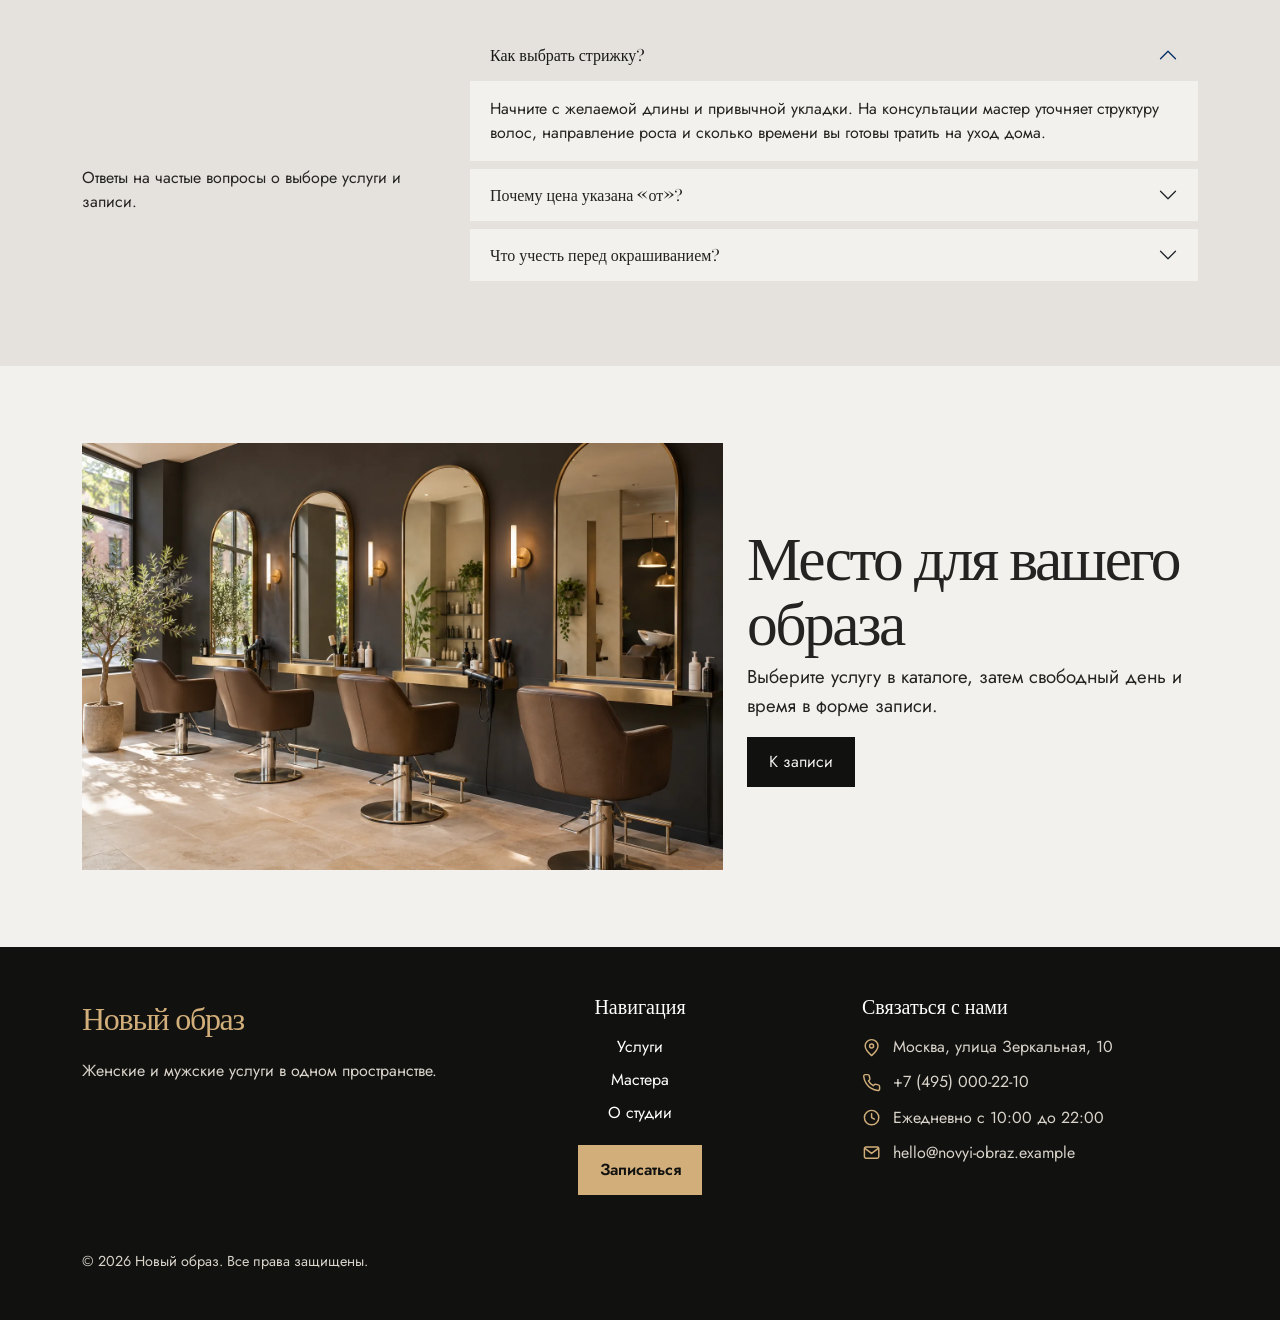
<file: catalog.html>
<!DOCTYPE html>
<html lang="ru">
<head>
  <meta charset="UTF-8">
  <meta name="viewport" content="width=device-width, initial-scale=1.0">
  <meta name="description" content="Каталог женских и мужских услуг парикмахерской «Новый образ»: стрижки, окрашивание, уход и укладка.">
  <title>Каталог услуг — Новый образ</title>
  <link rel="preconnect" href="https://fonts.googleapis.com">
  <link rel="preconnect" href="https://fonts.gstatic.com" crossorigin>
  <link href="https://fonts.googleapis.com/css2?family=Bodoni+Moda:wght@500;600&family=Jost:wght@400;500;600&display=swap" rel="stylesheet">
  <link href="https://cdn.jsdelivr.net/npm/bootstrap@5.3.3/dist/css/bootstrap.min.css" rel="stylesheet">
  <link rel="stylesheet" href="css/custom.css?v=separate-contacts-11">
</head>
<body id="top">
  <a class="skip-link" href="#main">Перейти к содержимому</a>
  <header class="site-header sticky-top">
    <nav class="navbar navbar-expand-lg navbar-light site-navbar py-3" aria-label="Основная навигация">
      <div class="container">
        <a class="site-brand navbar-brand mb-0" href="index.html">Новый образ</a>
        <button class="navbar-toggler" type="button" data-bs-toggle="collapse" data-bs-target="#siteMenu" aria-controls="siteMenu" aria-expanded="false" aria-label="Открыть меню"><span class="navbar-toggler-icon"></span></button>
        <div class="collapse navbar-collapse" id="siteMenu">
          <ul class="navbar-nav ms-lg-auto me-lg-4 mb-3 mb-lg-0 gap-lg-3">
            <li class="nav-item"><a class="nav-link" href="index.html">Главная</a></li>
            <li class="nav-item"><a class="nav-link" href="masters.html">Мастера</a></li>
            <li class="nav-item"><a class="nav-link active" aria-current="page" href="catalog.html">Услуги</a></li>
            <li class="nav-item"><a class="nav-link" href="shop.html">Магазин</a></li>
            <li class="nav-item"><a class="nav-link" href="about.html">О студии</a></li>
            <li class="nav-item"><a class="nav-link" href="contacts.html?refresh=12">Контакты</a></li>
          </ul>
          <a class="btn btn-salon" href="order.html">Записаться</a>
        </div>
      </div>
    </nav>
  </header>
  <main id="main">
    <section class="page-hero"><div class="container"><nav aria-label="Хлебные крошки"><ol class="breadcrumb"><li class="breadcrumb-item"><a href="index.html">Главная</a></li><li class="breadcrumb-item active" aria-current="page">Услуги</li></ol></nav><h1 class="mb-3">Услуги</h1><p class="section-lead mb-0">Стрижки, цвет и уход для женщин и мужчин. Цены ниже — ориентировочные.</p></div></section>
    <section class="container section-space" aria-labelledby="choose-title">
      <h2 class="section-title mb-4" id="choose-title">Выберите направление</h2>
      <div class="alert alert-info mb-5" role="note">Стоимость указана «от». Окончательная цена зависит от длины волос и выбранной техники.</div>
      <ul class="nav nav-pills catalog-filter mb-4" id="serviceFilters" aria-label="Фильтр услуг">
        <li class="nav-item"><button class="nav-link" type="button" data-category="women" aria-pressed="false" aria-controls="women">Женские услуги</button></li>
        <li class="nav-item"><button class="nav-link" type="button" data-category="men" aria-pressed="false" aria-controls="men">Мужские услуги</button></li>
        <li class="nav-item"><button class="nav-link" type="button" data-category="care" aria-pressed="false" aria-controls="care">Уход</button></li>
      </ul>
      <div class="catalog-groups">
        <section class="catalog-group" id="women" aria-labelledby="women-title">
          <h2 class="catalog-group-title" id="women-title">Женские услуги</h2>
          <div class="row g-4">
          <div class="col-12 col-md-6 col-lg-4">
            <article class="card service-card">
              <img src="images/women-cut.webp" class="card-img-top" alt="Мастер стрижёт волосы клиентке" loading="lazy" width="1024" height="1280">
              <div class="card-body d-flex flex-column">
                <div class="mb-3"><span class="badge badge-salon">Женский зал</span></div>
                <h3 class="card-title">Женская стрижка</h3>
                <p class="card-text">Форма с учётом структуры волос, мытьё и укладка.</p>
                <p class="service-meta mt-auto">от 2 400 ₽</p>
                <div class="d-flex flex-wrap gap-2"><a class="btn btn-salon-dark" href="product.html?service=women-cut">Подробнее</a><button class="btn btn-salon-outline" type="button" data-bs-toggle="modal" data-bs-target="#bookingModal" data-service="women-cut">Записаться</button></div>
              </div>
            </article>
          </div>
          <div class="col-12 col-md-6 col-lg-4">
            <article class="card service-card">
              <img src="images/color.webp" class="card-img-top" alt="Женщина с окрашенными волосами" loading="lazy" width="1024" height="1280">
              <div class="card-body d-flex flex-column">
                <div class="mb-3"><span class="badge badge-salon">Женский зал</span></div>
                <h3 class="card-title">Окрашивание</h3>
                <p class="card-text">Оттенок и техника под ваш запрос.</p>
                <p class="service-meta mt-auto">от 5 200 ₽</p>
                <div class="d-flex flex-wrap gap-2"><a class="btn btn-salon-dark" href="product.html?service=color">Подробнее</a><button class="btn btn-salon-outline" type="button" data-bs-toggle="modal" data-bs-target="#bookingModal" data-service="color">Записаться</button></div>
              </div>
            </article>
          </div>
          <div class="col-12 col-md-6 col-lg-4">
            <article class="card service-card">
              <img src="images/bob.webp" class="card-img-top" alt="Укладка волос в парикмахерской" loading="lazy" width="1024" height="1280">
              <div class="card-body d-flex flex-column">
                <div class="mb-3"><span class="badge badge-salon">Женский зал</span></div>
                <h3 class="card-title">Укладка</h3>
                <p class="card-text">Объём, текстура и фиксация под событие.</p>
                <p class="service-meta mt-auto">от 1 700 ₽</p>
                <div class="d-flex flex-wrap gap-2"><a class="btn btn-salon-dark" href="product.html?service=style">Подробнее</a><button class="btn btn-salon-outline" type="button" data-bs-toggle="modal" data-bs-target="#bookingModal" data-service="style">Записаться</button></div>
              </div>
            </article>
          </div>
          <div class="col-12 col-md-6 col-lg-4">
            <article class="card service-card">
              <img src="images/fringe.png" class="card-img-top" alt="Мастер подстригает чёлку клиентке" loading="lazy" width="1122" height="1402">
              <div class="card-body d-flex flex-column">
                <div class="mb-3"><span class="badge badge-salon">Женский зал</span></div>
                <h3 class="card-title">Стрижка чёлки</h3>
                <p class="card-text">Обновим длину и форму чёлки без полной стрижки.</p>
                <p class="service-meta mt-auto">от 900 ₽</p>
                <div class="d-flex flex-wrap gap-2"><a class="btn btn-salon-dark" href="product.html?service=fringe">Подробнее</a><button class="btn btn-salon-outline" type="button" data-bs-toggle="modal" data-bs-target="#bookingModal" data-service="fringe">Записаться</button></div>
              </div>
            </article>
          </div>
          <div class="col-12 col-md-6 col-lg-4">
            <article class="card service-card">
              <img src="images/toning.png" class="card-img-top" alt="Мастер наносит оттеночный состав на волосы" loading="lazy" width="1122" height="1402">
              <div class="card-body d-flex flex-column">
                <div class="mb-3"><span class="badge badge-salon">Женский зал</span></div>
                <h3 class="card-title">Тонирование</h3>
                <p class="card-text">Освежим оттенок и добавим волосам блеск.</p>
                <p class="service-meta mt-auto">от 3 500 ₽</p>
                <div class="d-flex flex-wrap gap-2"><a class="btn btn-salon-dark" href="product.html?service=toning">Подробнее</a><button class="btn btn-salon-outline" type="button" data-bs-toggle="modal" data-bs-target="#bookingModal" data-service="toning">Записаться</button></div>
              </div>
            </article>
          </div>
          </div>
        </section>
        <section class="catalog-group" id="men" aria-labelledby="men-title">
          <h2 class="catalog-group-title" id="men-title">Мужские услуги</h2>
          <div class="row g-4">
          <div class="col-12 col-md-6 col-lg-4">
            <article class="card service-card">
              <img src="images/men-cut.webp" class="card-img-top" alt="Мастер стрижёт мужчину" loading="lazy" width="1024" height="1280">
              <div class="card-body d-flex flex-column">
                <div class="mb-3"><span class="badge badge-salon">Мужской зал</span></div>
                <h3 class="card-title">Мужская стрижка</h3>
                <p class="card-text">Аккуратная форма от классики до текстуры.</p>
                <p class="service-meta mt-auto">от 1 800 ₽</p>
                <div class="d-flex flex-wrap gap-2"><a class="btn btn-salon-dark" href="product.html?service=men-cut">Подробнее</a><button class="btn btn-salon-outline" type="button" data-bs-toggle="modal" data-bs-target="#bookingModal" data-service="men-cut">Записаться</button></div>
              </div>
            </article>
          </div>
          <div class="col-12 col-md-6 col-lg-4">
            <article class="card service-card">
              <img src="images/beard.webp" class="card-img-top" alt="Мастер оформляет бороду триммером" loading="lazy" width="1024" height="1280">
              <div class="card-body d-flex flex-column">
                <div class="mb-3"><span class="badge badge-salon">Мужской зал</span></div>
                <h3 class="card-title">Оформление бороды</h3>
                <p class="card-text">Чистый контур и подходящая длина.</p>
                <p class="service-meta mt-auto">от 1 200 ₽</p>
                <div class="d-flex flex-wrap gap-2"><a class="btn btn-salon-dark" href="product.html?service=beard">Подробнее</a><button class="btn btn-salon-outline" type="button" data-bs-toggle="modal" data-bs-target="#bookingModal" data-service="beard">Записаться</button></div>
              </div>
            </article>
          </div>
          <div class="col-12 col-md-6 col-lg-4">
            <article class="card service-card">
              <img src="images/clipper-cut.png" class="card-img-top" alt="Мастер стрижёт мужчину машинкой" loading="lazy" width="1122" height="1402">
              <div class="card-body d-flex flex-column">
                <div class="mb-3"><span class="badge badge-salon">Мужской зал</span></div>
                <h3 class="card-title">Стрижка машинкой</h3>
                <p class="card-text">Ровная длина и аккуратный переход.</p>
                <p class="service-meta mt-auto">от 1 400 ₽</p>
                <div class="d-flex flex-wrap gap-2"><a class="btn btn-salon-dark" href="product.html?service=clipper">Подробнее</a><button class="btn btn-salon-outline" type="button" data-bs-toggle="modal" data-bs-target="#bookingModal" data-service="clipper">Записаться</button></div>
              </div>
            </article>
          </div>
          <div class="col-12 col-md-6 col-lg-4">
            <article class="card service-card">
              <img src="images/men-styling.png" class="card-img-top" alt="Мастер укладывает волосы мужчины феном" loading="lazy" width="1122" height="1402">
              <div class="card-body d-flex flex-column">
                <div class="mb-3"><span class="badge badge-salon">Мужской зал</span></div>
                <h3 class="card-title">Мужская укладка</h3>
                <p class="card-text">Форма и текстура на каждый день или к событию.</p>
                <p class="service-meta mt-auto">от 1 300 ₽</p>
                <div class="d-flex flex-wrap gap-2"><a class="btn btn-salon-dark" href="product.html?service=men-style">Подробнее</a><button class="btn btn-salon-outline" type="button" data-bs-toggle="modal" data-bs-target="#bookingModal" data-service="men-style">Записаться</button></div>
              </div>
            </article>
          </div>
          </div>
        </section>
        <section class="catalog-group" id="care" aria-labelledby="care-title">
          <h2 class="catalog-group-title" id="care-title">Уход</h2>
          <div class="row g-4">
          <div class="col-12 col-md-6 col-lg-4">
            <article class="card service-card">
              <img src="images/hair-care.png" class="card-img-top" alt="Мастер наносит уход на волосы клиентки" loading="lazy" width="1122" height="1402">
              <div class="card-body d-flex flex-column">
                <div class="mb-3"><span class="badge badge-salon">Уход</span></div>
                <h3 class="card-title">Уход для волос</h3>
                <p class="card-text">Подберём процедуру по состоянию и типу волос.</p>
                <p class="service-meta mt-auto">от 2 000 ₽</p>
                <div class="d-flex flex-wrap gap-2"><a class="btn btn-salon-dark" href="product.html?service=care">Подробнее</a><button class="btn btn-salon-outline" type="button" data-bs-toggle="modal" data-bs-target="#bookingModal" data-service="care">Записаться</button></div>
              </div>
            </article>
          </div>
          <div class="col-12 col-md-6 col-lg-4">
            <article class="card service-card">
              <img src="images/hair-repair.png" class="card-img-top" alt="Мастер наносит восстанавливающий состав на волосы" loading="lazy" width="1122" height="1402">
              <div class="card-body d-flex flex-column">
                <div class="mb-3"><span class="badge badge-salon">Уход</span></div>
                <h3 class="card-title">Восстановление волос</h3>
                <p class="card-text">Питательный уход для сухих и повреждённых волос.</p>
                <p class="service-meta mt-auto">от 3 200 ₽</p>
                <div class="d-flex flex-wrap gap-2"><a class="btn btn-salon-dark" href="product.html?service=repair">Подробнее</a><button class="btn btn-salon-outline" type="button" data-bs-toggle="modal" data-bs-target="#bookingModal" data-service="repair">Записаться</button></div>
              </div>
            </article>
          </div>
          <div class="col-12 col-md-6 col-lg-4">
            <article class="card service-card">
              <img src="images/scalp-massage.png" class="card-img-top" alt="Мастер делает массаж головы у мойки" loading="lazy" width="1122" height="1402">
              <div class="card-body d-flex flex-column">
                <div class="mb-3"><span class="badge badge-salon">Уход</span></div>
                <h3 class="card-title">Массаж головы</h3>
                <p class="card-text">Мягкий массаж кожи головы во время ухода.</p>
                <p class="service-meta mt-auto">от 1 600 ₽</p>
                <div class="d-flex flex-wrap gap-2"><a class="btn btn-salon-dark" href="product.html?service=scalp">Подробнее</a><button class="btn btn-salon-outline" type="button" data-bs-toggle="modal" data-bs-target="#bookingModal" data-service="scalp">Записаться</button></div>
              </div>
            </article>
          </div>
          </div>
        </section>
      </div>
    </section>
    <section class="services-section section-space-sm" aria-labelledby="faq-title"><div class="container"><div class="row g-5"><div class="col-12 col-lg-4"><h2 class="section-title" id="faq-title">Перед визитом</h2><p>Ответы на частые вопросы о выборе услуги и записи.</p></div><div class="col-12 col-lg-8"><div class="accordion" id="serviceFaq">
      <div class="accordion-item"><h3 class="accordion-header"><button class="accordion-button" type="button" data-bs-toggle="collapse" data-bs-target="#faqOne" aria-expanded="true" aria-controls="faqOne">Как выбрать стрижку?</button></h3><div id="faqOne" class="accordion-collapse collapse show" data-bs-parent="#serviceFaq"><div class="accordion-body">Начните с желаемой длины и привычной укладки. На консультации мастер уточняет структуру волос, направление роста и сколько времени вы готовы тратить на уход дома.</div></div></div>
      <div class="accordion-item"><h3 class="accordion-header"><button class="accordion-button collapsed" type="button" data-bs-toggle="collapse" data-bs-target="#faqTwo" aria-expanded="false" aria-controls="faqTwo">Почему цена указана «от»?</button></h3><div id="faqTwo" class="accordion-collapse collapse" data-bs-parent="#serviceFaq"><div class="accordion-body">Для окрашивания и ухода стоимость зависит от длины, густоты, выбранной техники и количества материалов. На сайте указана ориентировочная стартовая цена.</div></div></div>
      <div class="accordion-item"><h3 class="accordion-header"><button class="accordion-button collapsed" type="button" data-bs-toggle="collapse" data-bs-target="#faqThree" aria-expanded="false" aria-controls="faqThree">Что учесть перед окрашиванием?</button></h3><div id="faqThree" class="accordion-collapse collapse" data-bs-parent="#serviceFaq"><div class="accordion-body">Сохраните фотографии желаемого цвета и расскажите мастеру о прошлых окрашиваниях. Это поможет обсудить подходящую технику, время и ориентировочную стоимость.</div></div></div>
    </div></div></div></div></section>
    <section class="container section-space-sm" aria-labelledby="space-title"><div class="row g-4 align-items-center"><div class="col-12 col-lg-7"><img class="w-100 gallery-photo" src="images/salon.webp" alt="Пространство парикмахерской" loading="lazy" width="1536" height="1024"></div><div class="col-12 col-lg-5"><h2 class="section-title" id="space-title">Место для вашего образа</h2><p class="section-lead">Выберите услугу в каталоге, затем свободный день и время в форме записи.</p><a class="btn btn-salon-dark" href="order.html">К записи</a></div></div></section>
  </main>
  <footer class="site-footer py-5">
    <div class="container">
      <div class="row g-4">
        <div class="col-12 col-md-4 footer-intro">
          <a class="footer-brand" href="index.html">Новый образ</a>
          <p class="footer-copy mb-0">Женские и мужские услуги в одном пространстве.</p>
        </div>
        <div class="col-12 col-md-4 footer-navigation">
          <h2 class="h5 mb-3">Навигация</h2>
          <ul class="list-unstyled footer-links mb-0">
            <li><a href="catalog.html">Услуги</a></li>
            <li><a href="masters.html">Мастера</a></li>
            <li><a href="about.html">О студии</a></li>
          </ul>
          <a class="btn btn-salon footer-action" href="order.html">Записаться</a>
        </div>
        <div class="col-12 col-md-4 footer-contact">
          <h2 class="h5 mb-3">Связаться с нами</h2>
          <address class="footer-contact-list"><div class="footer-contact-row"><svg aria-hidden="true"><use href="images/footer-icons.svg#location"></use></svg><span>Москва, улица Зеркальная, 10</span></div><a class="footer-contact-row" href="tel:+74950002210"><svg aria-hidden="true"><use href="images/footer-icons.svg#phone"></use></svg><span>+7 (495) 000-22-10</span></a><div class="footer-contact-row"><svg aria-hidden="true"><use href="images/footer-icons.svg#clock"></use></svg><span>Ежедневно с 10:00 до 22:00</span></div><a class="footer-contact-row" href="mailto:hello@novyi-obraz.example"><svg aria-hidden="true"><use href="images/footer-icons.svg#mail"></use></svg><span>hello@novyi-obraz.example</span></a></address>
        </div>
      </div>
      <p class="footer-copy footer-note mb-0">© 2026 Новый образ. Все права защищены.</p>
    </div>
  </footer>
  <div class="modal fade" id="bookingModal" tabindex="-1" aria-labelledby="bookingModalTitle" aria-hidden="true">
    <div class="modal-dialog modal-dialog-centered">
      <div class="modal-content">
        <div class="modal-header"><h2 class="modal-title fs-3" id="bookingModalTitle">Запись на услугу</h2><button type="button" class="btn-close" data-bs-dismiss="modal" aria-label="Закрыть"></button></div>
        <div class="modal-body">
          <p class="mb-2">Вы выбрали: <strong data-modal-service>Женская стрижка</strong></p>
          <p class="mb-3">Стоимость: <span data-modal-price>от 2 400 ₽</span></p>

        </div>
        <div class="modal-footer"><button class="btn btn-salon-outline" type="button" data-bs-dismiss="modal">Вернуться</button><a class="btn btn-salon" data-modal-link href="order.html?service=women-cut">Выбрать время</a></div>
      </div>
    </div>
  </div>
  <script src="https://cdn.jsdelivr.net/npm/bootstrap@5.3.3/dist/js/bootstrap.bundle.min.js"></script>
  <script src="js/main.js?v=separate-contacts-12"></script>
</body>
</html>
</file>
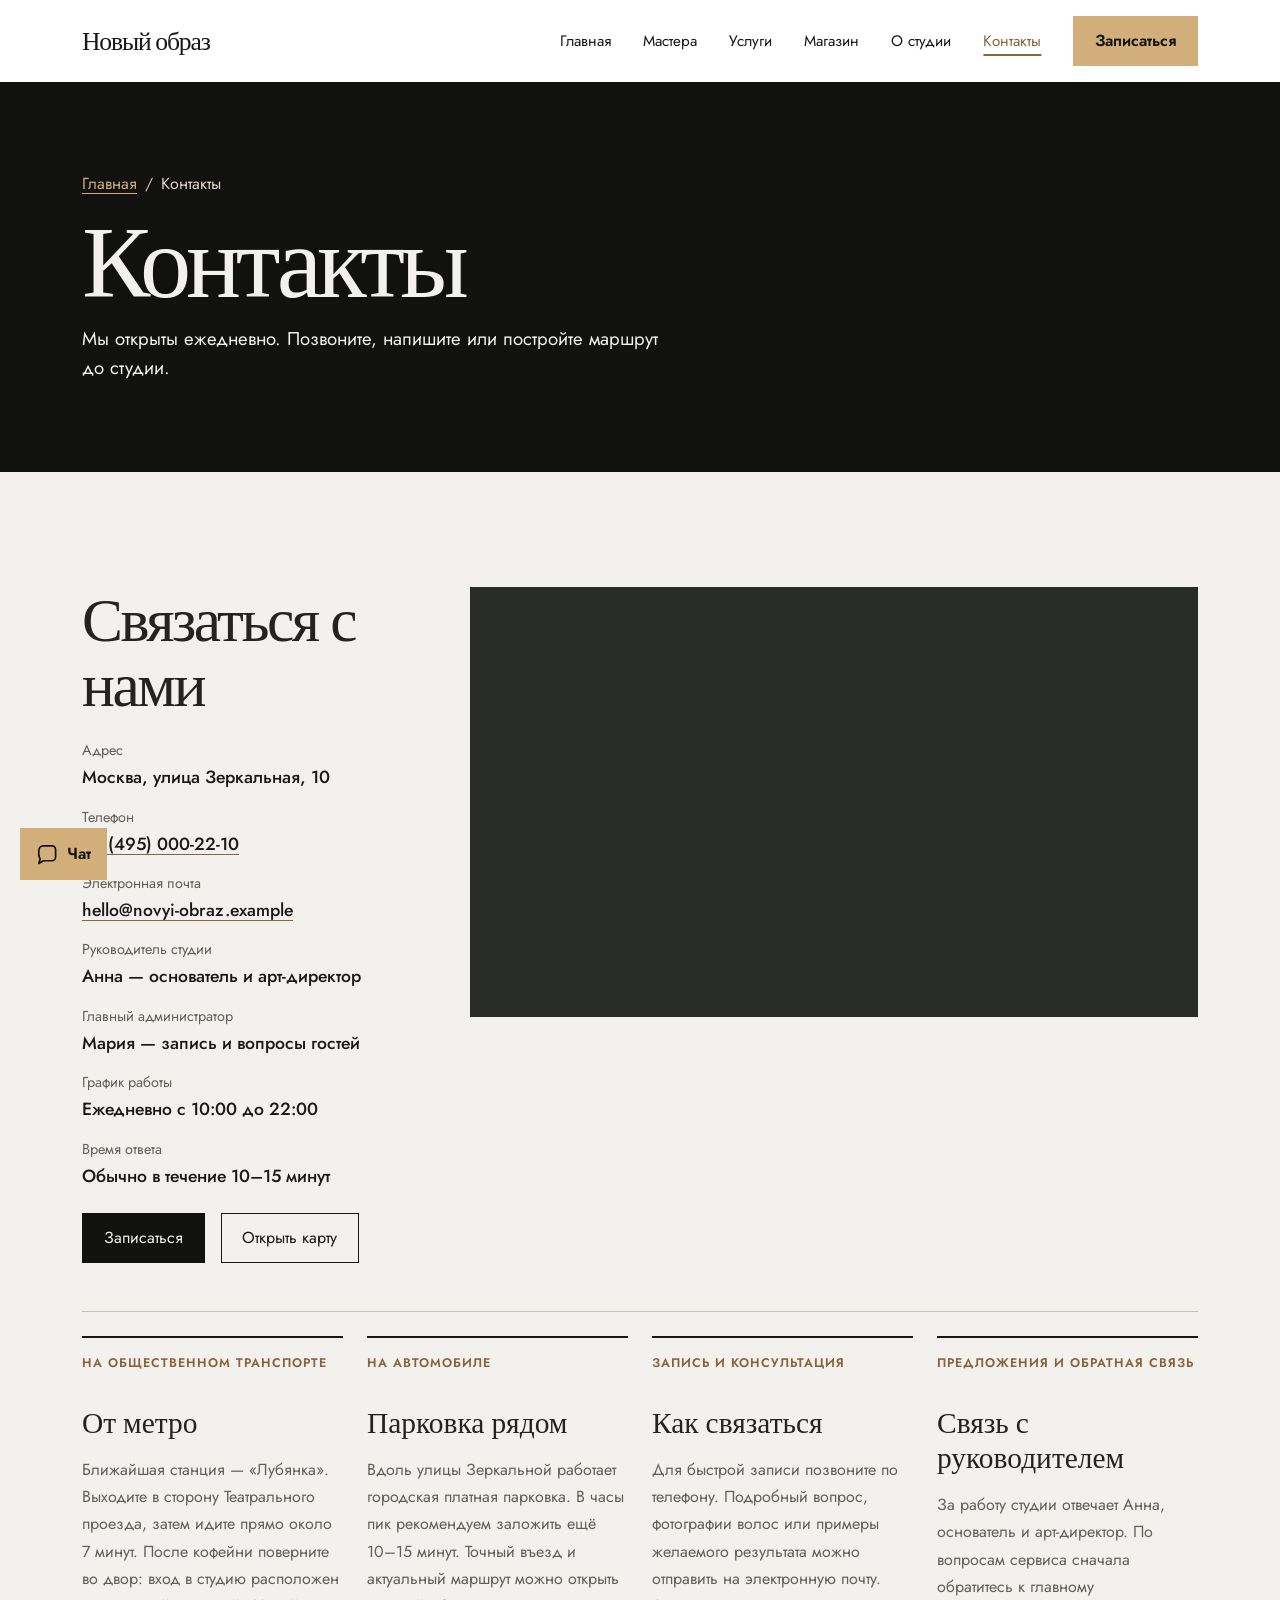
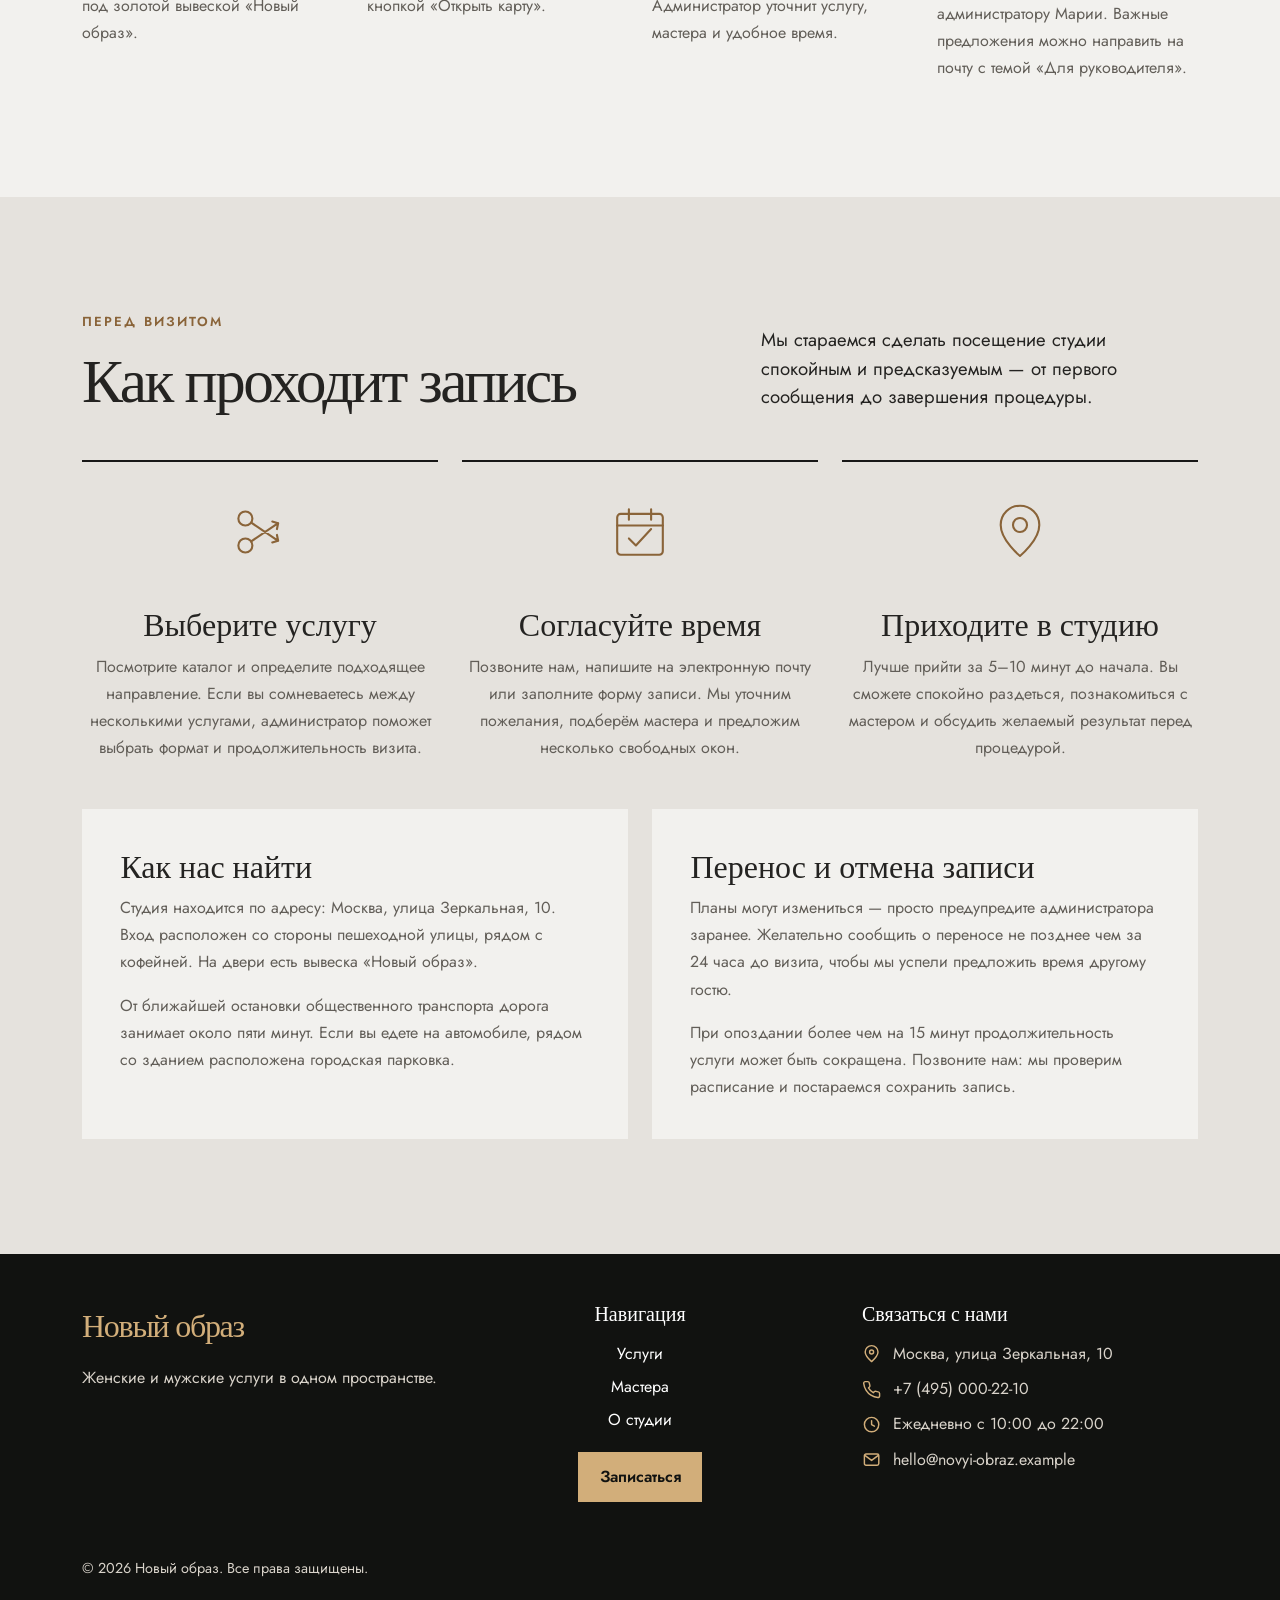
<file: contacts.html>
<!DOCTYPE html>
<html lang="ru">
<head>
  <meta charset="UTF-8">
  <meta name="viewport" content="width=device-width, initial-scale=1.0">
  <meta name="description" content="Контакты парикмахерской «Новый образ»: адрес, телефон, график работы, электронная почта и карта.">
  <title>Контакты — Новый образ</title>
  <link rel="preconnect" href="https://fonts.googleapis.com">
  <link rel="preconnect" href="https://fonts.gstatic.com" crossorigin>
  <link href="https://fonts.googleapis.com/css2?family=Bodoni+Moda:wght@500;600&family=Jost:wght@400;500;600&display=swap" rel="stylesheet">
  <link href="https://cdn.jsdelivr.net/npm/bootstrap@5.3.3/dist/css/bootstrap.min.css" rel="stylesheet">
  <link rel="stylesheet" href="css/custom.css?v=separate-contacts-12">
</head>
<body id="top">
  <a class="skip-link" href="#main">Перейти к содержимому</a>
  <header class="site-header sticky-top">
    <nav class="navbar navbar-expand-lg navbar-light site-navbar py-3" aria-label="Основная навигация">
      <div class="container">
        <a class="site-brand navbar-brand mb-0" href="index.html">Новый образ</a>
        <button class="navbar-toggler" type="button" data-bs-toggle="collapse" data-bs-target="#siteMenu" aria-controls="siteMenu" aria-expanded="false" aria-label="Открыть меню"><span class="navbar-toggler-icon"></span></button>
        <div class="collapse navbar-collapse" id="siteMenu">
          <ul class="navbar-nav ms-lg-auto me-lg-4 mb-3 mb-lg-0 gap-lg-3">
            <li class="nav-item"><a class="nav-link" href="index.html">Главная</a></li>
            <li class="nav-item"><a class="nav-link" href="masters.html">Мастера</a></li>
            <li class="nav-item"><a class="nav-link" href="catalog.html">Услуги</a></li>
            <li class="nav-item"><a class="nav-link" href="shop.html">Магазин</a></li>
            <li class="nav-item"><a class="nav-link" href="about.html">О студии</a></li>
            <li class="nav-item"><a class="nav-link active" aria-current="page" href="contacts.html?refresh=12">Контакты</a></li>
          </ul>
          <a class="btn btn-salon" href="order.html">Записаться</a>
        </div>
      </div>
    </nav>
  </header>

  <main id="main">
    <section class="page-hero">
      <div class="container">
        <nav aria-label="Хлебные крошки"><ol class="breadcrumb"><li class="breadcrumb-item"><a href="index.html">Главная</a></li><li class="breadcrumb-item active" aria-current="page">Контакты</li></ol></nav>
        <h1 class="mb-3">Контакты</h1>
        <p class="section-lead mb-0">Мы открыты ежедневно. Позвоните, напишите или постройте маршрут до студии.</p>
      </div>
    </section>

    <section class="container section-space" aria-labelledby="contact-details-title">
      <div class="row g-5 align-items-start">
        <div class="col-12 col-lg-4">
          <h2 class="section-title mb-4" id="contact-details-title">Связаться с нами</h2>
          <address class="studio-contacts mb-4">
            <p><span>Адрес</span><strong>Москва, улица Зеркальная, 10</strong></p>
            <p><span>Телефон</span><strong><a href="tel:+74950002210">+7 (495) 000-22-10</a></strong></p>
            <p><span>Электронная почта</span><strong><a href="mailto:hello@novyi-obraz.example">hello@novyi-obraz.example</a></strong></p>
            <p><span>Руководитель студии</span><strong>Анна — основатель и арт-директор</strong></p>
            <p><span>Главный администратор</span><strong>Мария — запись и вопросы гостей</strong></p>
            <p><span>График работы</span><strong>Ежедневно с 10:00 до 22:00</strong></p>
            <p><span>Время ответа</span><strong>Обычно в течение 10–15 минут</strong></p>
          </address>
          <div class="d-flex flex-wrap gap-3">
            <a class="btn btn-salon-dark" href="order.html">Записаться</a>
            <a class="btn btn-salon-outline" href="https://yandex.ru/maps/?ll=37.617635%2C55.755814&amp;z=15&amp;pt=37.617635%2C55.755814%2Cpm2rdm" target="_blank" rel="noopener noreferrer">Открыть карту</a>
          </div>
        </div>
        <div class="col-12 col-lg-8">
          <div class="map-frame"><iframe src="https://yandex.ru/map-widget/v1/?ll=37.617635%2C55.755814&amp;z=15&amp;pt=37.617635%2C55.755814%2Cpm2rdm" loading="lazy" title="Парикмахерская «Новый образ» на Яндекс Картах" allowfullscreen referrerpolicy="no-referrer-when-downgrade"></iframe></div>
        </div>
      </div>

      <div class="contact-overview mt-5 pt-4" aria-label="Подробная контактная информация">
        <div class="row g-4">
          <div class="col-12 col-md-6 col-xl-3">
            <article class="contact-fact">
              <p class="contact-fact__label">На общественном транспорте</p>
              <h3>От метро</h3>
              <p>Ближайшая станция — «Лубянка». Выходите в сторону Театрального проезда, затем идите прямо около 7 минут. После кофейни поверните во двор: вход в студию расположен под золотой вывеской «Новый образ».</p>
            </article>
          </div>
          <div class="col-12 col-md-6 col-xl-3">
            <article class="contact-fact">
              <p class="contact-fact__label">На автомобиле</p>
              <h3>Парковка рядом</h3>
              <p>Вдоль улицы Зеркальной работает городская платная парковка. В часы пик рекомендуем заложить ещё 10–15 минут. Точный въезд и актуальный маршрут можно открыть кнопкой «Открыть карту».</p>
            </article>
          </div>
          <div class="col-12 col-md-6 col-xl-3">
            <article class="contact-fact">
              <p class="contact-fact__label">Запись и консультация</p>
              <h3>Как связаться</h3>
              <p>Для быстрой записи позвоните по телефону. Подробный вопрос, фотографии волос или примеры желаемого результата можно отправить на электронную почту. Администратор уточнит услугу, мастера и удобное время.</p>
            </article>
          </div>
          <div class="col-12 col-md-6 col-xl-3">
            <article class="contact-fact">
              <p class="contact-fact__label">Предложения и обратная связь</p>
              <h3>Связь с руководителем</h3>
              <p>За работу студии отвечает Анна, основатель и арт-директор. По вопросам сервиса сначала обратитесь к главному администратору Марии. Важные предложения можно направить на почту с темой «Для руководителя».</p>
            </article>
          </div>
        </div>
      </div>
    </section>

    <section class="visit-info section-space" aria-labelledby="visit-info-title">
      <div class="container">
        <div class="row g-5 mb-5 align-items-end">
          <div class="col-12 col-lg-7">
            <p class="contact-kicker mb-3">Перед визитом</p>
            <h2 class="section-title mb-0" id="visit-info-title">Как проходит запись</h2>
          </div>
          <div class="col-12 col-lg-5">
            <p class="section-lead mb-0">Мы стараемся сделать посещение студии спокойным и предсказуемым — от первого сообщения до завершения процедуры.</p>
          </div>
        </div>

        <div class="row g-4">
          <div class="col-12 col-md-4">
            <article class="contact-guide">
              <svg class="contact-guide__icon" viewBox="0 0 53 53" role="img" aria-label="Выбор услуги">
                <circle cx="14" cy="15" r="6"></circle><circle cx="14" cy="38" r="6"></circle>
                <path d="M19 18.5 42 34M19 34.5 42 19M37 17.5l5 1.5-1 5M37 35.5l5-1.5-1-5"></path>
              </svg>
              <h3>Выберите услугу</h3>
              <p>Посмотрите каталог и определите подходящее направление. Если вы сомневаетесь между несколькими услугами, администратор поможет выбрать формат и продолжительность визита.</p>
            </article>
          </div>
          <div class="col-12 col-md-4">
            <article class="contact-guide">
              <svg class="contact-guide__icon" viewBox="0 0 53 53" role="img" aria-label="Выбор времени">
                <rect x="7" y="11" width="39" height="35" rx="3"></rect><path d="M7 21h39M17 7v9M36 7v9M17 32l6 6 13-14"></path>
              </svg>
              <h3>Согласуйте время</h3>
              <p>Позвоните нам, напишите на электронную почту или заполните форму записи. Мы уточним пожелания, подберём мастера и предложим несколько свободных окон.</p>
            </article>
          </div>
          <div class="col-12 col-md-4">
            <article class="contact-guide">
              <svg class="contact-guide__icon" viewBox="0 0 53 53" role="img" aria-label="Посещение студии">
                <path d="M26.5 47S10 33.5 10 20.5a16.5 16.5 0 1 1 33 0C43 33.5 26.5 47 26.5 47Z"></path>
                <circle cx="26.5" cy="20.5" r="6"></circle>
              </svg>
              <h3>Приходите в студию</h3>
              <p>Лучше прийти за 5–10 минут до начала. Вы сможете спокойно раздеться, познакомиться с мастером и обсудить желаемый результат перед процедурой.</p>
            </article>
          </div>
        </div>

        <div class="row g-4 mt-4">
          <div class="col-12 col-lg-6">
            <article class="contact-note h-100">
              <h3>Как нас найти</h3>
              <p>Студия находится по адресу: Москва, улица Зеркальная, 10. Вход расположен со стороны пешеходной улицы, рядом с кофейней. На двери есть вывеска «Новый образ».</p>
              <p class="mb-0">От ближайшей остановки общественного транспорта дорога занимает около пяти минут. Если вы едете на автомобиле, рядом со зданием расположена городская парковка.</p>
            </article>
          </div>
          <div class="col-12 col-lg-6">
            <article class="contact-note h-100">
              <h3>Перенос и отмена записи</h3>
              <p>Планы могут измениться — просто предупредите администратора заранее. Желательно сообщить о переносе не позднее чем за 24 часа до визита, чтобы мы успели предложить время другому гостю.</p>
              <p class="mb-0">При опоздании более чем на 15 минут продолжительность услуги может быть сокращена. Позвоните нам: мы проверим расписание и постараемся сохранить запись.</p>
            </article>
          </div>
        </div>
      </div>
    </section>

  </main>

  <footer class="site-footer py-5">
    <div class="container">
      <div class="row g-4">
        <div class="col-12 col-md-4 footer-intro"><a class="footer-brand" href="index.html">Новый образ</a><p class="footer-copy mb-0">Женские и мужские услуги в одном пространстве.</p></div>
        <div class="col-12 col-md-4 footer-navigation"><h2 class="h5 mb-3">Навигация</h2><ul class="list-unstyled footer-links mb-0"><li><a href="catalog.html">Услуги</a></li><li><a href="masters.html">Мастера</a></li><li><a href="about.html">О студии</a></li></ul><a class="btn btn-salon footer-action" href="order.html">Записаться</a></div>
        <div class="col-12 col-md-4 footer-contact"><h2 class="h5 mb-3">Связаться с нами</h2><address class="footer-contact-list"><div class="footer-contact-row"><svg aria-hidden="true"><use href="images/footer-icons.svg#location"></use></svg><span>Москва, улица Зеркальная, 10</span></div><a class="footer-contact-row" href="tel:+74950002210"><svg aria-hidden="true"><use href="images/footer-icons.svg#phone"></use></svg><span>+7 (495) 000-22-10</span></a><div class="footer-contact-row"><svg aria-hidden="true"><use href="images/footer-icons.svg#clock"></use></svg><span>Ежедневно с 10:00 до 22:00</span></div><a class="footer-contact-row" href="mailto:hello@novyi-obraz.example"><svg aria-hidden="true"><use href="images/footer-icons.svg#mail"></use></svg><span>hello@novyi-obraz.example</span></a></address></div>
      </div>
      <p class="footer-copy footer-note mb-0">© 2026 Новый образ. Все права защищены.</p>
    </div>
  </footer>

  <script src="https://cdn.jsdelivr.net/npm/bootstrap@5.3.3/dist/js/bootstrap.bundle.min.js"></script>
  <script src="js/main.js?v=separate-contacts-12"></script>
</body>
</html>
</file>
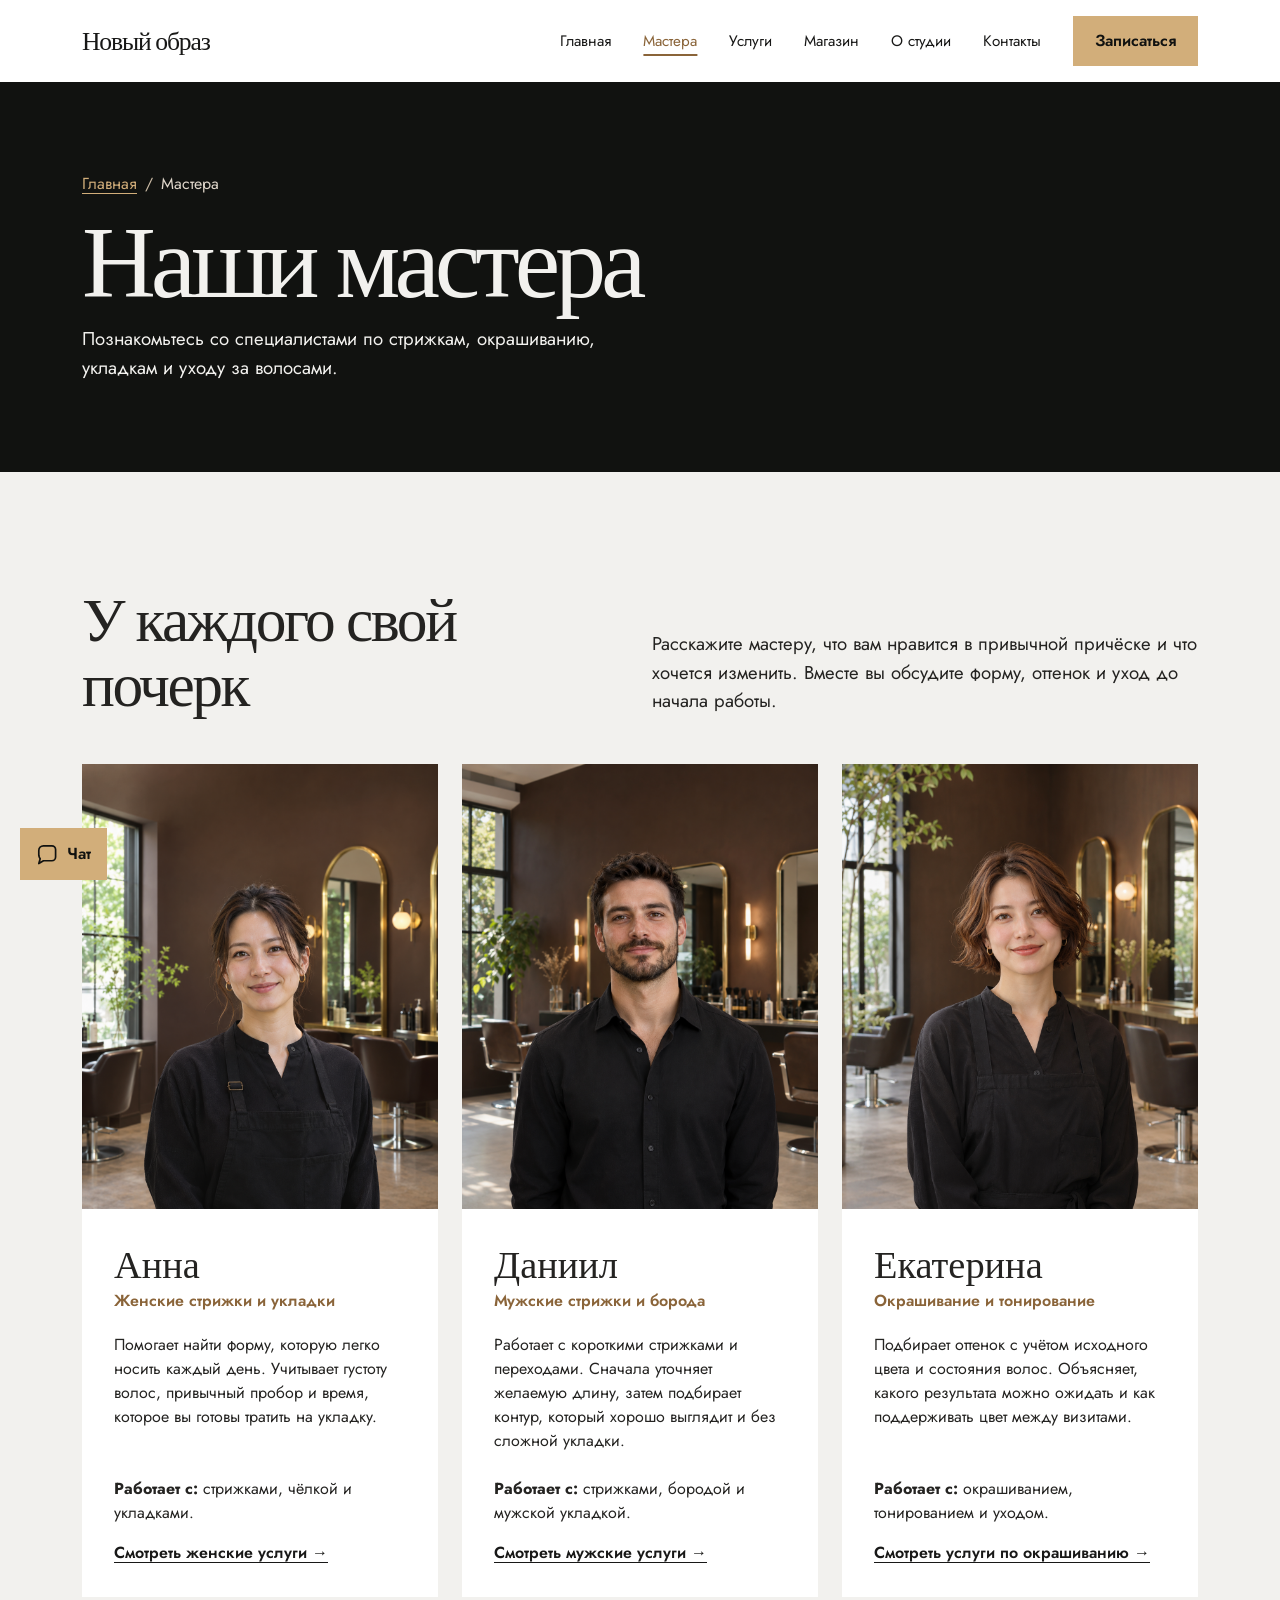
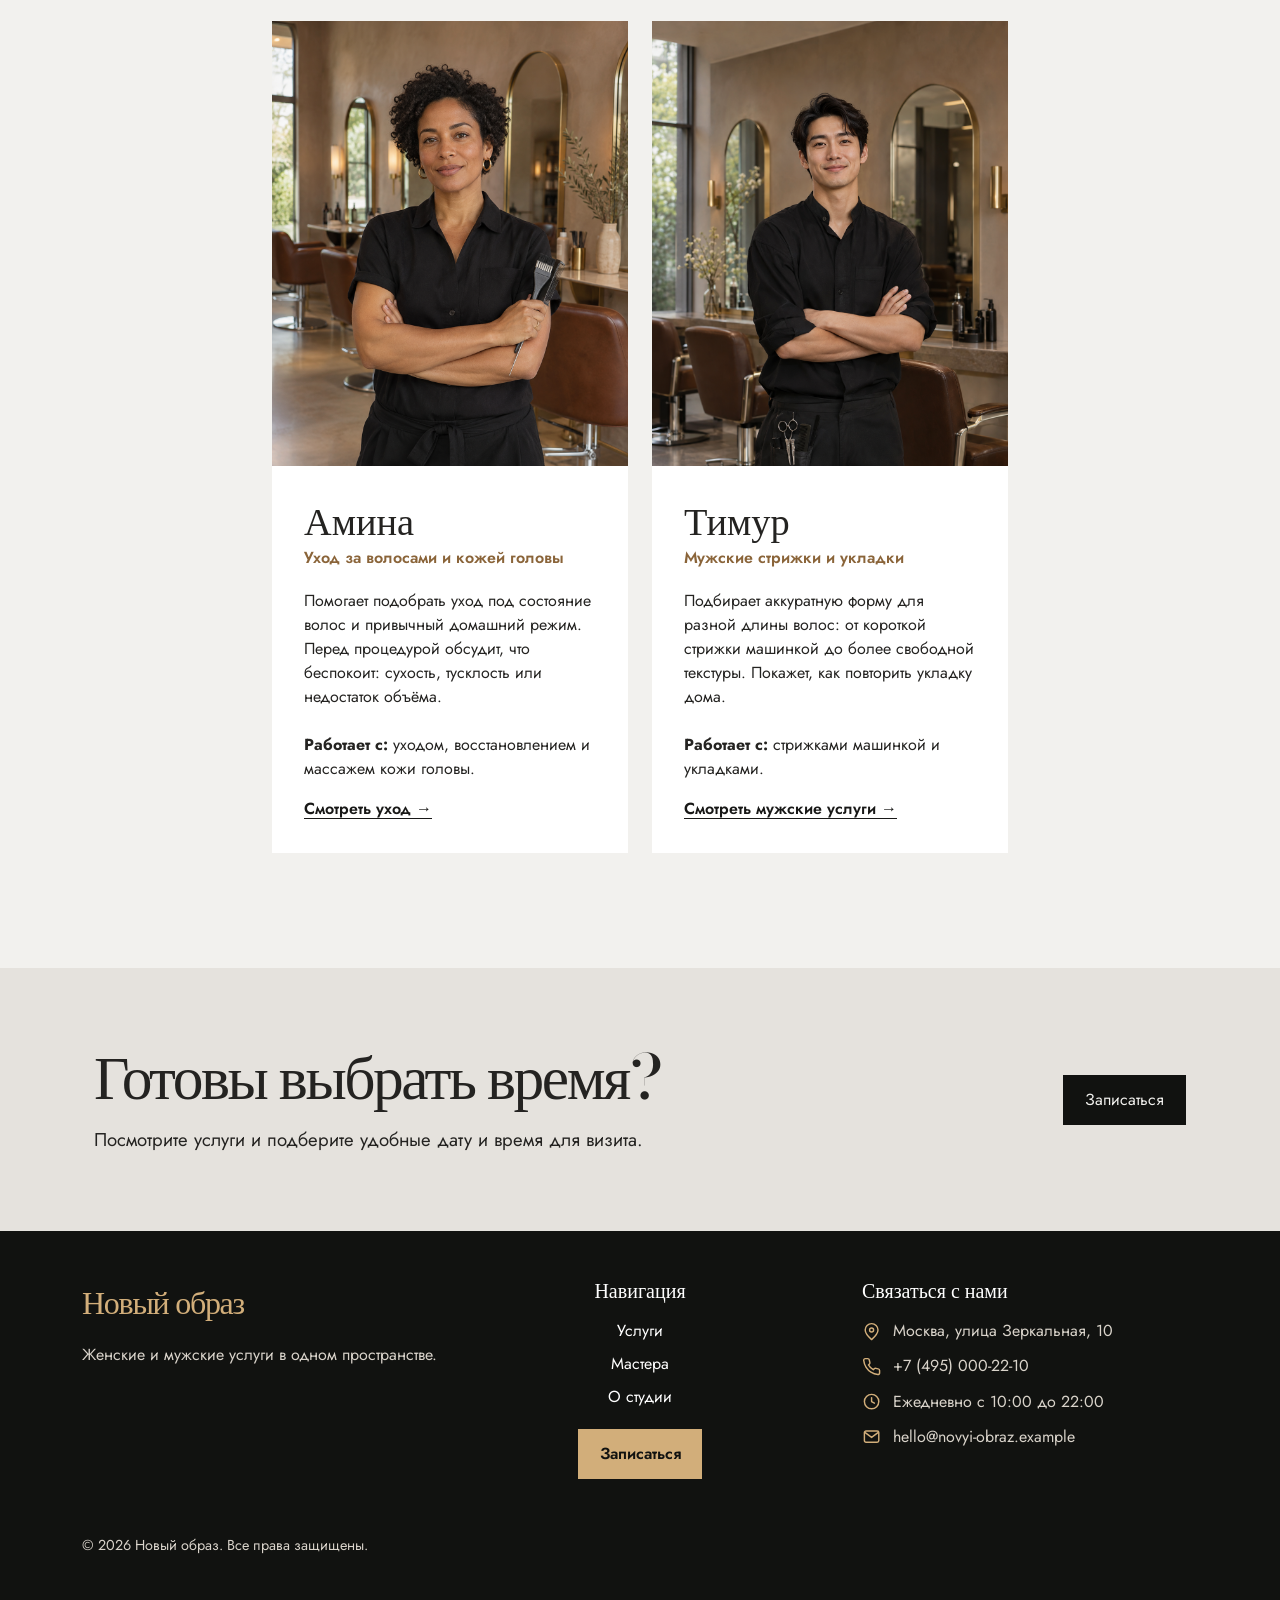
<file: masters.html>
<!DOCTYPE html>
<html lang="ru">
<head>
  <meta charset="UTF-8">
  <meta name="viewport" content="width=device-width, initial-scale=1.0">
  <meta name="description" content="Мастера парикмахерской «Новый образ»: женские и мужские стрижки, окрашивание, укладки и уход за волосами.">
  <title>Мастера — Новый образ</title>
  <link rel="preconnect" href="https://fonts.googleapis.com">
  <link rel="preconnect" href="https://fonts.gstatic.com" crossorigin>
  <link href="https://fonts.googleapis.com/css2?family=Bodoni+Moda:wght@500;600&family=Jost:wght@400;500;600&display=swap" rel="stylesheet">
  <link href="https://cdn.jsdelivr.net/npm/bootstrap@5.3.3/dist/css/bootstrap.min.css" rel="stylesheet">
  <link rel="stylesheet" href="css/custom.css?v=separate-contacts-11">
</head>
<body id="top">
  <a class="skip-link" href="#main">Перейти к содержимому</a>
  <header class="site-header sticky-top">
    <nav class="navbar navbar-expand-lg navbar-light site-navbar py-3" aria-label="Основная навигация">
      <div class="container">
        <a class="site-brand navbar-brand mb-0" href="index.html">Новый образ</a>
        <button class="navbar-toggler" type="button" data-bs-toggle="collapse" data-bs-target="#siteMenu" aria-controls="siteMenu" aria-expanded="false" aria-label="Открыть меню"><span class="navbar-toggler-icon"></span></button>
        <div class="collapse navbar-collapse" id="siteMenu">
          <ul class="navbar-nav ms-lg-auto me-lg-4 mb-3 mb-lg-0 gap-lg-3">
            <li class="nav-item"><a class="nav-link" href="index.html">Главная</a></li>
            <li class="nav-item"><a class="nav-link active" aria-current="page" href="masters.html">Мастера</a></li>
            <li class="nav-item"><a class="nav-link" href="catalog.html">Услуги</a></li>
            <li class="nav-item"><a class="nav-link" href="shop.html">Магазин</a></li>
            <li class="nav-item"><a class="nav-link" href="about.html">О студии</a></li>
            <li class="nav-item"><a class="nav-link" href="contacts.html?refresh=12">Контакты</a></li>
          </ul>
          <a class="btn btn-salon" href="order.html">Записаться</a>
        </div>
      </div>
    </nav>
  </header>
  <main id="main">
    <section class="page-hero">
      <div class="container">
        <nav aria-label="Хлебные крошки"><ol class="breadcrumb"><li class="breadcrumb-item"><a href="index.html">Главная</a></li><li class="breadcrumb-item active" aria-current="page">Мастера</li></ol></nav>
        <h1 class="mb-3">Наши мастера</h1>
        <p class="section-lead mb-0">Познакомьтесь со специалистами по стрижкам, окрашиванию, укладкам и уходу за волосами.</p>
      </div>
    </section>
    <section class="container section-space" aria-labelledby="team-intro-title">
      <div class="row g-4 align-items-end">
        <div class="col-12 col-lg-6"><h2 class="section-title mb-0" id="team-intro-title">У каждого свой почерк</h2></div>
        <div class="col-12 col-lg-6"><p class="section-lead mb-0">Расскажите мастеру, что вам нравится в привычной причёске и что хочется изменить. Вместе вы обсудите форму, оттенок и уход до начала работы.</p></div>
      </div>
      <div class="row g-4 justify-content-center mt-4 masters-grid">
        <div class="col-12 col-md-6 col-lg-4">
          <article class="master-profile h-100" id="anna">
            <img src="images/stylist-anna.png" alt="Мастер Анна в студии" width="1122" height="1402" loading="lazy">
            <div class="master-profile__body"><h3>Анна</h3><p class="master-profile__role">Женские стрижки и укладки</p><p>Помогает найти форму, которую легко носить каждый день. Учитывает густоту волос, привычный пробор и время, которое вы готовы тратить на укладку.</p><p class="master-profile__focus"><strong>Работает с:</strong> стрижками, чёлкой и укладками.</p><a href="catalog.html#women">Смотреть женские услуги →</a></div>
          </article>
        </div>
        <div class="col-12 col-md-6 col-lg-4">
          <article class="master-profile h-100" id="daniil">
            <img src="images/stylist-daniel.png" alt="Мастер Даниил в студии" width="1122" height="1402" loading="lazy">
            <div class="master-profile__body"><h3>Даниил</h3><p class="master-profile__role">Мужские стрижки и борода</p><p>Работает с короткими стрижками и переходами. Сначала уточняет желаемую длину, затем подбирает контур, который хорошо выглядит и без сложной укладки.</p><p class="master-profile__focus"><strong>Работает с:</strong> стрижками, бородой и мужской укладкой.</p><a href="catalog.html#men">Смотреть мужские услуги →</a></div>
          </article>
        </div>
        <div class="col-12 col-md-6 col-lg-4">
          <article class="master-profile h-100" id="ekaterina">
            <img src="images/stylist-ekaterina.png" alt="Мастер Екатерина в студии" width="1122" height="1402" loading="lazy">
            <div class="master-profile__body"><h3>Екатерина</h3><p class="master-profile__role">Окрашивание и тонирование</p><p>Подбирает оттенок с учётом исходного цвета и состояния волос. Объясняет, какого результата можно ожидать и как поддерживать цвет между визитами.</p><p class="master-profile__focus"><strong>Работает с:</strong> окрашиванием, тонированием и уходом.</p><a href="catalog.html#women">Смотреть услуги по окрашиванию →</a></div>
          </article>
        </div>
        <div class="col-12 col-md-6 col-lg-4">
          <article class="master-profile h-100" id="amina">
            <img src="images/stylist-amina.png" alt="Мастер Амина в студии" width="1122" height="1402" loading="lazy">
            <div class="master-profile__body"><h3>Амина</h3><p class="master-profile__role">Уход за волосами и кожей головы</p><p>Помогает подобрать уход под состояние волос и привычный домашний режим. Перед процедурой обсудит, что беспокоит: сухость, тусклость или недостаток объёма.</p><p class="master-profile__focus"><strong>Работает с:</strong> уходом, восстановлением и массажем кожи головы.</p><a href="catalog.html#care">Смотреть уход →</a></div>
          </article>
        </div>
        <div class="col-12 col-md-6 col-lg-4">
          <article class="master-profile h-100" id="timur">
            <img src="images/stylist-timur.png" alt="Мастер Тимур в студии" width="1122" height="1402" loading="lazy">
            <div class="master-profile__body"><h3>Тимур</h3><p class="master-profile__role">Мужские стрижки и укладки</p><p>Подбирает аккуратную форму для разной длины волос: от короткой стрижки машинкой до более свободной текстуры. Покажет, как повторить укладку дома.</p><p class="master-profile__focus"><strong>Работает с:</strong> стрижками машинкой и укладками.</p><a href="catalog.html#men">Смотреть мужские услуги →</a></div>
          </article>
        </div>
      </div>
    </section>
    <section class="services-section section-space-sm" aria-labelledby="team-visit-title">
      <div class="container row g-4 align-items-center mx-auto">
        <div class="col-12 col-lg-8"><h2 class="section-title mb-3" id="team-visit-title">Готовы выбрать время?</h2><p class="section-lead mb-0">Посмотрите услуги и подберите удобные дату и время для визита.</p></div>
        <div class="col-12 col-lg-4 text-lg-end"><a class="btn btn-salon-dark" href="order.html">Записаться</a></div>
      </div>
    </section>
  </main>
  <footer class="site-footer py-5">
    <div class="container">
      <div class="row g-4">
        <div class="col-12 col-md-4 footer-intro"><a class="footer-brand" href="index.html">Новый образ</a><p class="footer-copy mb-0">Женские и мужские услуги в одном пространстве.</p></div>
        <div class="col-12 col-md-4 footer-navigation"><h2 class="h5 mb-3">Навигация</h2><ul class="list-unstyled footer-links mb-0"><li><a href="catalog.html">Услуги</a></li><li><a href="masters.html">Мастера</a></li><li><a href="about.html">О студии</a></li></ul><a class="btn btn-salon footer-action" href="order.html">Записаться</a></div>
        <div class="col-12 col-md-4 footer-contact"><h2 class="h5 mb-3">Связаться с нами</h2><address class="footer-contact-list"><div class="footer-contact-row"><svg aria-hidden="true"><use href="images/footer-icons.svg#location"></use></svg><span>Москва, улица Зеркальная, 10</span></div><a class="footer-contact-row" href="tel:+74950002210"><svg aria-hidden="true"><use href="images/footer-icons.svg#phone"></use></svg><span>+7 (495) 000-22-10</span></a><div class="footer-contact-row"><svg aria-hidden="true"><use href="images/footer-icons.svg#clock"></use></svg><span>Ежедневно с 10:00 до 22:00</span></div><a class="footer-contact-row" href="mailto:hello@novyi-obraz.example"><svg aria-hidden="true"><use href="images/footer-icons.svg#mail"></use></svg><span>hello@novyi-obraz.example</span></a></address></div>
      </div>
      <p class="footer-copy footer-note mb-0">© 2026 Новый образ. Все права защищены.</p>
    </div>
  </footer>
  <script src="https://cdn.jsdelivr.net/npm/bootstrap@5.3.3/dist/js/bootstrap.bundle.min.js"></script>
  <script src="js/main.js?v=separate-contacts-12"></script>
</body>
</html>
</file>
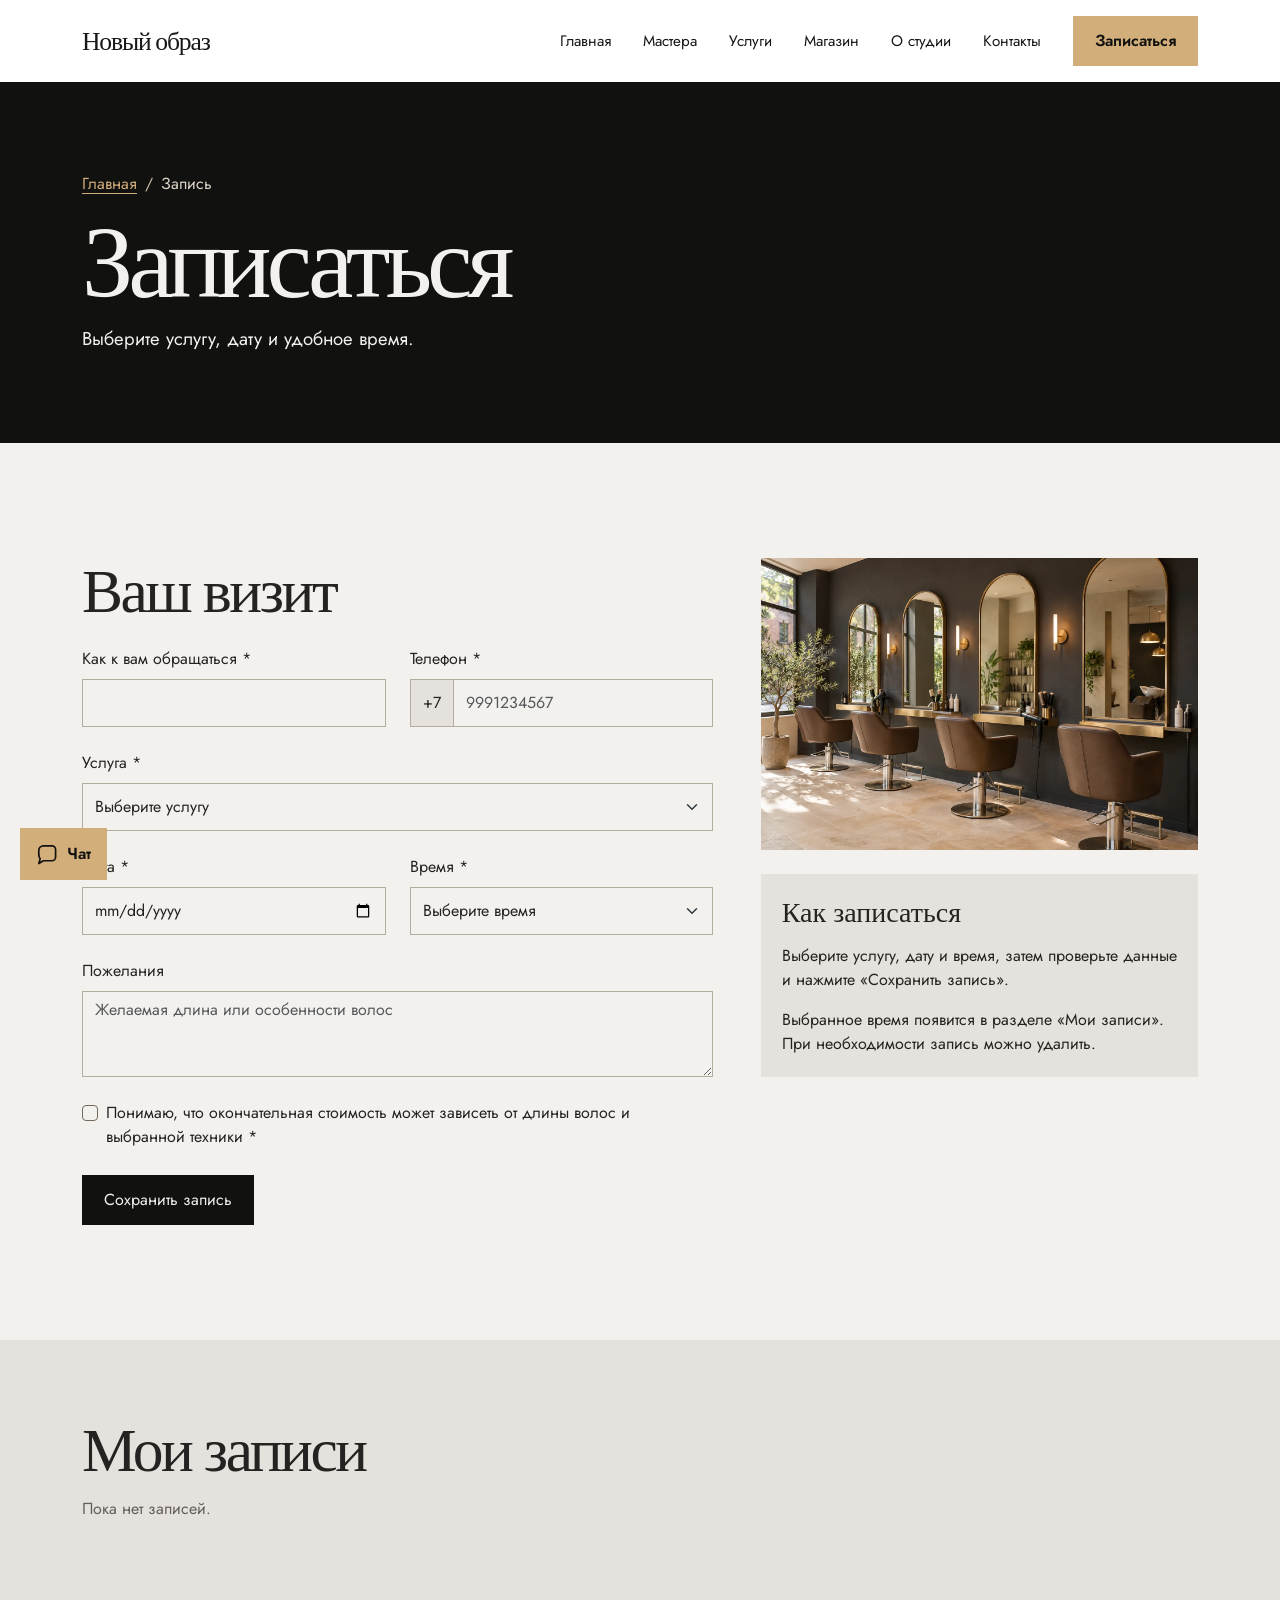
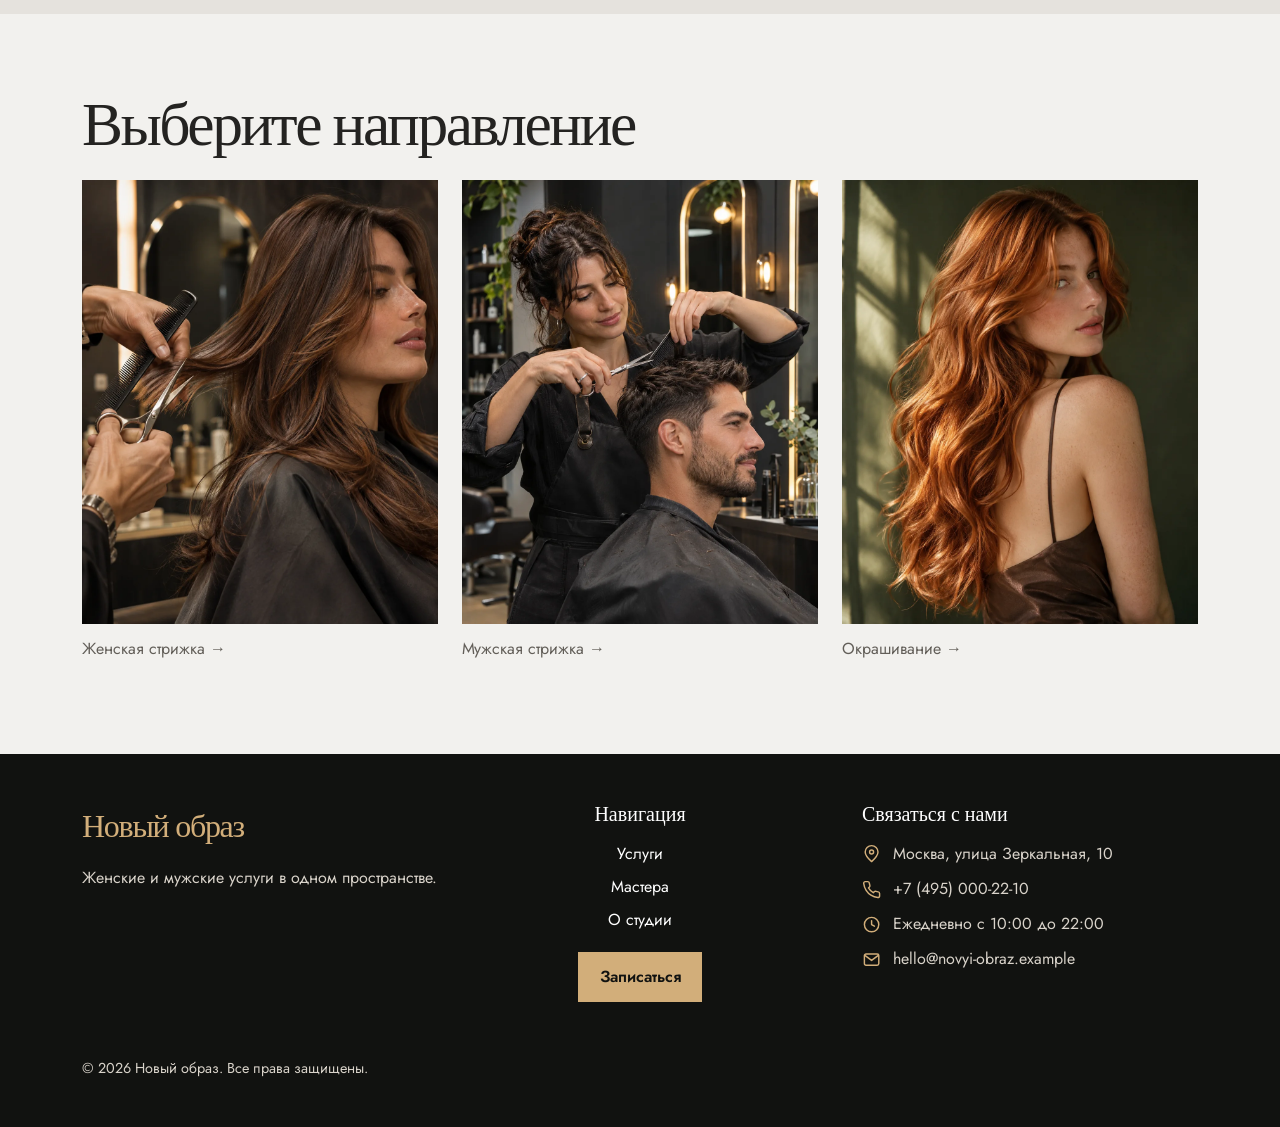
<file: order.html>
<!DOCTYPE html>
<html lang="ru">
<head>
  <meta charset="UTF-8">
  <meta name="viewport" content="width=device-width, initial-scale=1.0">
  <meta name="description" content="Запись на услуги женской и мужской парикмахерской «Новый образ»: дата, время и услуга.">
  <title>Запись — Новый образ</title>
  <link rel="preconnect" href="https://fonts.googleapis.com">
  <link rel="preconnect" href="https://fonts.gstatic.com" crossorigin>
  <link href="https://fonts.googleapis.com/css2?family=Bodoni+Moda:wght@500;600&family=Jost:wght@400;500;600&display=swap" rel="stylesheet">
  <link href="https://cdn.jsdelivr.net/npm/bootstrap@5.3.3/dist/css/bootstrap.min.css" rel="stylesheet">
  <link rel="stylesheet" href="css/custom.css?v=separate-contacts-11">
</head>
<body id="top">
  <a class="skip-link" href="#main">Перейти к содержимому</a>
  <header class="site-header sticky-top">
    <nav class="navbar navbar-expand-lg navbar-light site-navbar py-3" aria-label="Основная навигация">
      <div class="container">
        <a class="site-brand navbar-brand mb-0" href="index.html">Новый образ</a>
        <button class="navbar-toggler" type="button" data-bs-toggle="collapse" data-bs-target="#siteMenu" aria-controls="siteMenu" aria-expanded="false" aria-label="Открыть меню"><span class="navbar-toggler-icon"></span></button>
        <div class="collapse navbar-collapse" id="siteMenu">
          <ul class="navbar-nav ms-lg-auto me-lg-4 mb-3 mb-lg-0 gap-lg-3">
            <li class="nav-item"><a class="nav-link" href="index.html">Главная</a></li>
            <li class="nav-item"><a class="nav-link" href="masters.html">Мастера</a></li>
            <li class="nav-item"><a class="nav-link" href="catalog.html">Услуги</a></li>
            <li class="nav-item"><a class="nav-link" href="shop.html">Магазин</a></li>
            <li class="nav-item"><a class="nav-link" href="about.html">О студии</a></li>
            <li class="nav-item"><a class="nav-link" href="contacts.html?refresh=12">Контакты</a></li>
          </ul>
          <a class="btn btn-salon" href="order.html" aria-current="page">Записаться</a>
        </div>
      </div>
    </nav>
  </header>
  <main id="main">
    <section class="page-hero"><div class="container"><nav aria-label="Хлебные крошки"><ol class="breadcrumb"><li class="breadcrumb-item"><a href="index.html">Главная</a></li><li class="breadcrumb-item active" aria-current="page">Запись</li></ol></nav><h1 class="mb-3">Записаться</h1><p class="section-lead mb-0">Выберите услугу, дату и удобное время.</p></div></section>
    <section class="container section-space" aria-labelledby="form-title"><div class="row g-5"><div class="col-12 col-lg-7"><h2 class="section-title mb-4" id="form-title">Ваш визит</h2><div id="booking-alert" class="alert" role="status" aria-live="polite" hidden></div>
      <form id="booking-form" novalidate>
        <div class="row g-4">
          <div class="col-12 col-md-6"><label class="form-label" for="client-name">Как к вам обращаться *</label><input class="form-control" id="client-name" name="name" type="text" autocomplete="given-name" minlength="2" maxlength="50" required><div class="invalid-feedback">Введите имя: минимум 2 символа.</div></div>
          <div class="col-12 col-md-6"><label class="form-label" for="phone">Телефон *</label><div class="input-group has-validation"><span class="input-group-text">+7</span><input class="form-control" id="phone" name="phone" type="tel" inputmode="numeric" autocomplete="tel-national" pattern="[0-9]{10}" maxlength="10" placeholder="9991234567" required><div class="invalid-feedback">Введите 10 цифр после +7.</div></div></div>
          <div class="col-12"><label class="form-label" for="service">Услуга *</label><select class="form-select" id="service" name="service" required><option value="">Выберите услугу</option><optgroup label="Женские услуги"><option value="women-cut">Женская стрижка</option><option value="color">Окрашивание</option><option value="style">Укладка</option><option value="fringe">Стрижка чёлки</option><option value="toning">Тонирование</option></optgroup><optgroup label="Мужские услуги"><option value="men-cut">Мужская стрижка</option><option value="beard">Оформление бороды</option><option value="clipper">Стрижка машинкой</option><option value="men-style">Мужская укладка</option></optgroup><optgroup label="Уход"><option value="care">Уход для волос</option><option value="repair">Восстановление волос</option><option value="scalp">Массаж головы</option></optgroup></select><div class="invalid-feedback">Выберите услугу.</div></div>
          <div class="col-12 col-md-6"><label class="form-label" for="visit-date">Дата *</label><input class="form-control" id="visit-date" name="date" type="date" required><div class="invalid-feedback">Выберите дату в ближайшие 60 дней.</div></div>
          <div class="col-12 col-md-6"><label class="form-label" for="visit-time">Время *</label><select class="form-select" id="visit-time" name="time" required><option value="">Сначала выберите дату</option></select><div class="invalid-feedback">Выберите свободное время.</div></div>
          <div class="col-12"><label class="form-label" for="comment">Пожелания</label><textarea class="form-control" id="comment" name="comment" rows="3" maxlength="300" placeholder="Желаемая длина или особенности волос"></textarea></div>
          <div class="col-12"><div class="form-check"><input class="form-check-input" type="checkbox" id="price-consent" required><label class="form-check-label" for="price-consent">Понимаю, что окончательная стоимость может зависеть от длины волос и выбранной техники *</label><div class="invalid-feedback">Подтвердите условие о стоимости.</div></div></div>
          <div class="col-12"><button class="btn btn-salon-dark" type="submit">Сохранить запись</button></div>
        </div>
      </form>
    </div><aside class="col-12 col-lg-5"><img class="w-100 mb-4" src="images/salon.webp" alt="Интерьер студии с парикмахерскими креслами" width="1536" height="1024" loading="lazy"><div class="booking-summary"><h2 class="h3 mb-3">Как записаться</h2><p>Выберите услугу, дату и время, затем проверьте данные и нажмите «Сохранить запись».</p><p class="mb-0">Выбранное время появится в разделе «Мои записи». При необходимости запись можно удалить.</p></div></aside></div></section>
    <section class="services-section section-space-sm" aria-labelledby="saved-title"><div class="container"><h2 class="section-title mb-3" id="saved-title">Мои записи</h2><div id="my-bookings" aria-live="polite"><p class="text-muted-salon">Загружаем сохранённые записи…</p></div></div></section>
    <section class="container section-space-sm" aria-labelledby="order-gallery-title">
      <h2 class="section-title mb-4" id="order-gallery-title">Выберите направление</h2>
      <div class="row g-4 mini-gallery">
        <div class="col-12 col-md-4"><figure><a href="product.html?service=women-cut"><img src="images/women-cut.webp" alt="женской стрижки" loading="lazy" width="1024" height="1280"><figcaption>Женская стрижка →</figcaption></a></figure></div>
        <div class="col-12 col-md-4"><figure><a href="product.html?service=men-cut"><img src="images/men-cut.webp" alt="мужской стрижки" loading="lazy" width="1024" height="1280"><figcaption>Мужская стрижка →</figcaption></a></figure></div>
        <div class="col-12 col-md-4"><figure><a href="product.html?service=color"><img src="images/color.webp" alt="окрашивания волос" loading="lazy" width="1024" height="1280"><figcaption>Окрашивание →</figcaption></a></figure></div>
      </div>

    </section>
  </main>
  <footer class="site-footer py-5">
    <div class="container">
      <div class="row g-4">
        <div class="col-12 col-md-4 footer-intro">
          <a class="footer-brand" href="index.html">Новый образ</a>
          <p class="footer-copy mb-0">Женские и мужские услуги в одном пространстве.</p>
        </div>
        <div class="col-12 col-md-4 footer-navigation">
          <h2 class="h5 mb-3">Навигация</h2>
          <ul class="list-unstyled footer-links mb-0">
            <li><a href="catalog.html">Услуги</a></li>
            <li><a href="masters.html">Мастера</a></li>
            <li><a href="about.html">О студии</a></li>
          </ul>
          <a class="btn btn-salon footer-action" href="order.html">Записаться</a>
        </div>
        <div class="col-12 col-md-4 footer-contact">
          <h2 class="h5 mb-3">Связаться с нами</h2>
          <address class="footer-contact-list"><div class="footer-contact-row"><svg aria-hidden="true"><use href="images/footer-icons.svg#location"></use></svg><span>Москва, улица Зеркальная, 10</span></div><a class="footer-contact-row" href="tel:+74950002210"><svg aria-hidden="true"><use href="images/footer-icons.svg#phone"></use></svg><span>+7 (495) 000-22-10</span></a><div class="footer-contact-row"><svg aria-hidden="true"><use href="images/footer-icons.svg#clock"></use></svg><span>Ежедневно с 10:00 до 22:00</span></div><a class="footer-contact-row" href="mailto:hello@novyi-obraz.example"><svg aria-hidden="true"><use href="images/footer-icons.svg#mail"></use></svg><span>hello@novyi-obraz.example</span></a></address>
        </div>
      </div>
      <p class="footer-copy footer-note mb-0">© 2026 Новый образ. Все права защищены.</p>
    </div>
  </footer>
  <div class="modal fade" id="bookingModal" tabindex="-1" aria-labelledby="bookingModalTitle" aria-hidden="true">
    <div class="modal-dialog modal-dialog-centered">
      <div class="modal-content">
        <div class="modal-header"><h2 class="modal-title fs-3" id="bookingModalTitle">Запись на услугу</h2><button type="button" class="btn-close" data-bs-dismiss="modal" aria-label="Закрыть"></button></div>
        <div class="modal-body">
          <p class="mb-2">Вы выбрали: <strong data-modal-service>Женская стрижка</strong></p>
          <p class="mb-3">Стоимость: <span data-modal-price>от 2 400 ₽</span></p>

        </div>
        <div class="modal-footer"><button class="btn btn-salon-outline" type="button" data-bs-dismiss="modal">Вернуться</button><a class="btn btn-salon" data-modal-link href="order.html?service=women-cut">Выбрать время</a></div>
      </div>
    </div>
  </div>
  <script src="https://cdn.jsdelivr.net/npm/bootstrap@5.3.3/dist/js/bootstrap.bundle.min.js"></script>
  <script src="js/main.js?v=separate-contacts-12"></script>
</body>
</html>
</file>
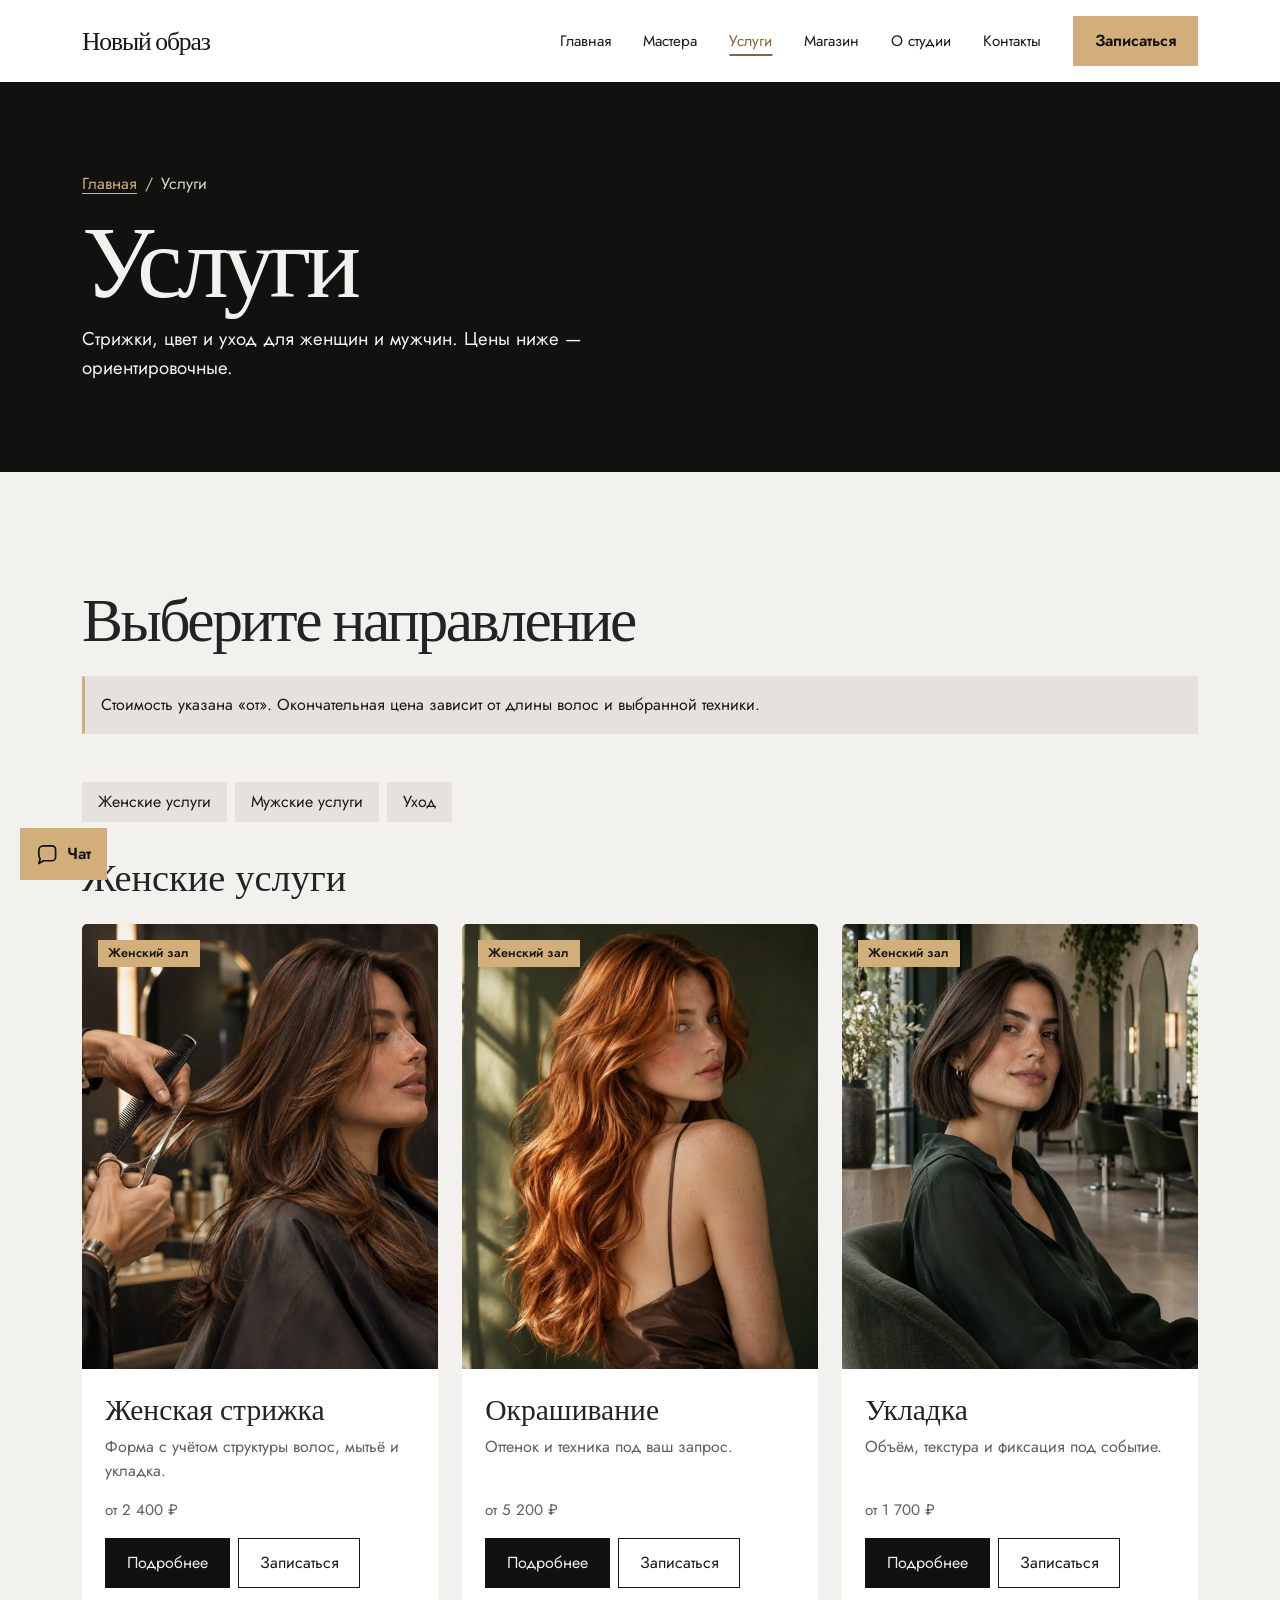
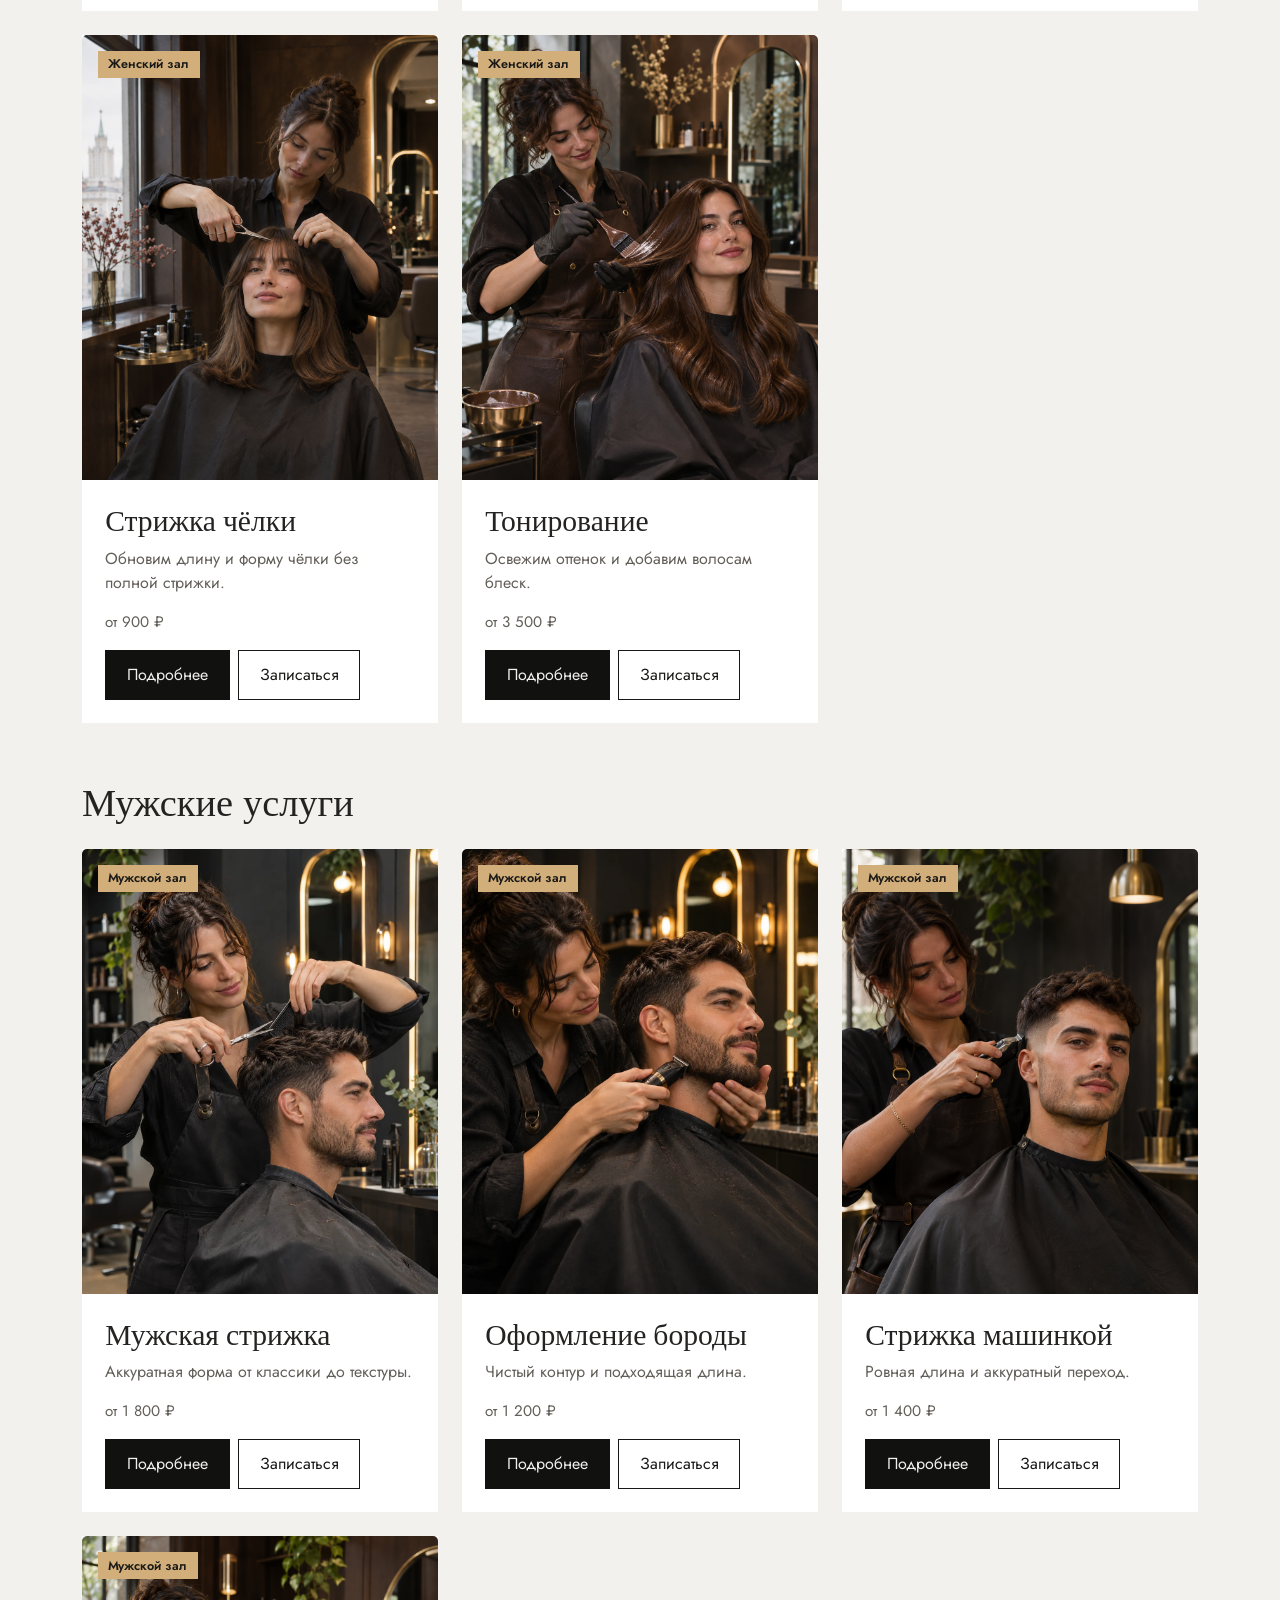
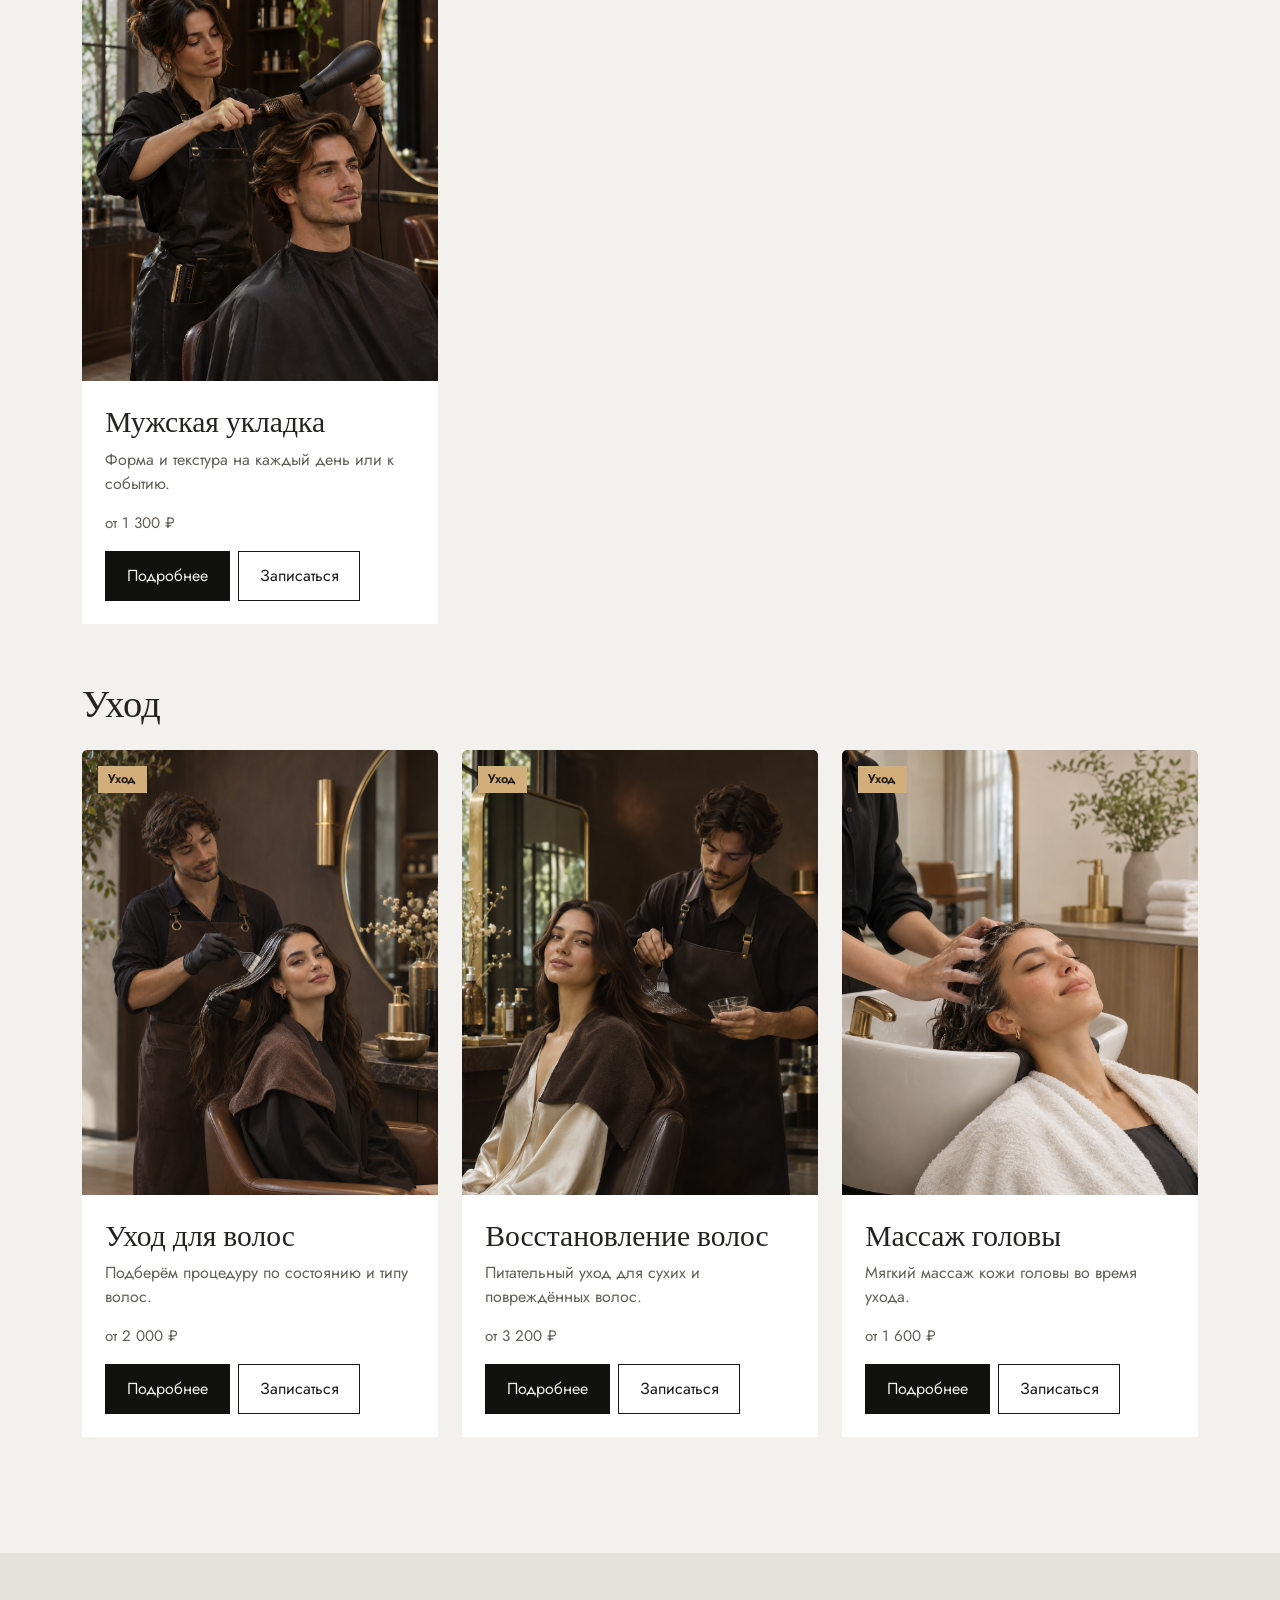
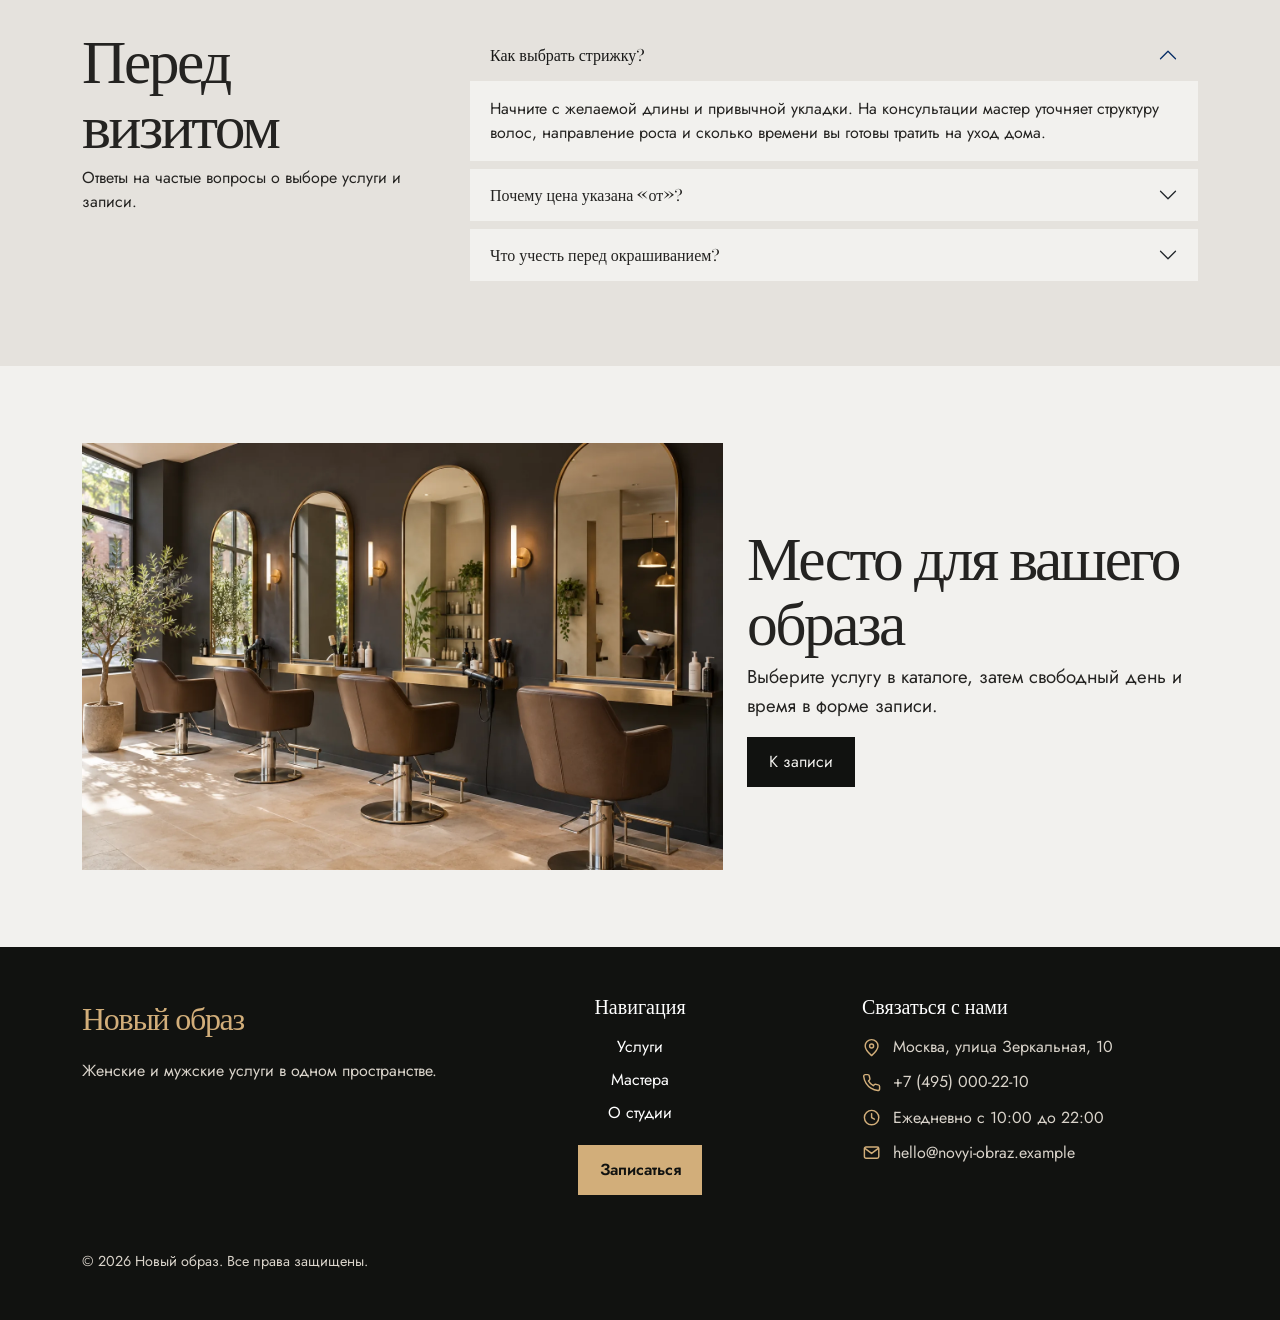
<file: product.html>
<!DOCTYPE html>
<html lang="ru">
<head>
  <meta charset="UTF-8">
  <meta name="viewport" content="width=device-width, initial-scale=1.0">
  <meta name="description" content="Подробное описание услуги парикмахерской «Новый образ»: состав, длительность, стоимость и запись.">
  <title>Об услуге — Новый образ</title>
  <link rel="preconnect" href="https://fonts.googleapis.com">
  <link rel="preconnect" href="https://fonts.gstatic.com" crossorigin>
  <link href="https://fonts.googleapis.com/css2?family=Bodoni+Moda:wght@500;600&family=Jost:wght@400;500;600&display=swap" rel="stylesheet">
  <link href="https://cdn.jsdelivr.net/npm/bootstrap@5.3.3/dist/css/bootstrap.min.css" rel="stylesheet">
  <link rel="stylesheet" href="css/custom.css?v=separate-contacts-11">
</head>
<body id="top">
  <a class="skip-link" href="#main">Перейти к содержимому</a>
  <header class="site-header sticky-top">
    <nav class="navbar navbar-expand-lg navbar-light site-navbar py-3" aria-label="Основная навигация">
      <div class="container">
        <a class="site-brand navbar-brand mb-0" href="index.html">Новый образ</a>
        <button class="navbar-toggler" type="button" data-bs-toggle="collapse" data-bs-target="#siteMenu" aria-controls="siteMenu" aria-expanded="false" aria-label="Открыть меню"><span class="navbar-toggler-icon"></span></button>
        <div class="collapse navbar-collapse" id="siteMenu">
          <ul class="navbar-nav ms-lg-auto me-lg-4 mb-3 mb-lg-0 gap-lg-3">
            <li class="nav-item"><a class="nav-link" href="index.html">Главная</a></li>
            <li class="nav-item"><a class="nav-link" href="masters.html">Мастера</a></li>
            <li class="nav-item"><a class="nav-link active" href="catalog.html">Услуги</a></li>
            <li class="nav-item"><a class="nav-link" href="shop.html">Магазин</a></li>
            <li class="nav-item"><a class="nav-link" href="about.html">О студии</a></li>
            <li class="nav-item"><a class="nav-link" href="contacts.html?refresh=12">Контакты</a></li>
          </ul>
          <a class="btn btn-salon" href="order.html">Записаться</a>
        </div>
      </div>
    </nav>
  </header>
  <main id="main">
    <section class="page-hero"><div class="container"><nav aria-label="Хлебные крошки"><ol class="breadcrumb"><li class="breadcrumb-item"><a href="index.html">Главная</a></li><li class="breadcrumb-item"><a href="catalog.html">Услуги</a></li><li class="breadcrumb-item active" aria-current="page" data-product-crumb>Женская стрижка</li></ol></nav><h1 class="mb-3" data-product-title>Женская стрижка</h1><p class="section-lead mb-0" data-product-description>Форма, которая работает каждый день: консультация, мытьё, стрижка и лёгкая укладка.</p></div></section>
    <section class="container section-space" aria-labelledby="detail-title"><div class="row g-5 align-items-start"><div class="col-12 col-lg-7"><img class="service-detail-photo" src="images/women-cut.webp" data-product-image alt="Женская стрижка" width="1024" height="1280"></div><div class="col-12 col-lg-5"><h2 class="section-title mb-4" id="detail-title">Что входит</h2><p class="section-lead" data-product-details>Мастер учитывает густоту, структуру волос и привычный способ укладки. В конце объясняет, как поддерживать форму дома.</p><dl class="detail-facts row g-3 mt-4"><div class="col-6"><dt>Продолжительность</dt><dd data-product-duration>60–90 минут</dd></div><div class="col-6"><dt>Стоимость</dt><dd data-product-price>от 2 400 ₽</dd></div></dl><div class="d-flex flex-wrap gap-2 mt-4"><a class="btn btn-salon-dark" data-product-book href="order.html?service=women-cut">Выбрать время</a><button class="btn btn-salon-outline" type="button" data-bs-toggle="modal" data-bs-target="#bookingModal" data-service="women-cut">Быстрая запись</button></div></div></div></section>
    <section class="services-section section-space-sm" aria-labelledby="facts-title"><div class="container"><div class="row g-5"><div class="col-12 col-lg-4"><h2 class="section-title" id="facts-title">Параметры услуги</h2></div><div class="col-12 col-lg-8"><div class="table-responsive"><table class="table table-salon align-middle"><caption class="caption-top text-muted-salon">Характеристики услуги</caption><tbody><tr><th scope="row">Формат</th><td>Консультация и процедура</td></tr><tr><th scope="row">Время</th><td data-product-duration>60–90 минут</td></tr><tr><th scope="row">Стартовая цена</th><td data-product-price>от 2 400 ₽</td></tr><tr><th scope="row">Запись</th><td>Выбор даты и свободного интервала</td></tr></tbody></table></div><a class="text-dark fw-semibold" href="catalog.html">Вернуться к каталогу →</a></div></div></div></section>
    <section class="container section-space-sm" aria-labelledby="related-title">
      <h2 class="section-title mb-4" id="related-title">Другие услуги</h2>
      <div class="row g-4 mini-gallery">
        <div class="col-12 col-md-4"><figure><a href="product.html?service=men-cut"><img src="images/men-cut.webp" alt="мужской стрижки" loading="lazy" width="1024" height="1280"><figcaption>Мужская стрижка →</figcaption></a></figure></div>
        <div class="col-12 col-md-4"><figure><a href="product.html?service=color"><img src="images/color.webp" alt="окрашивания волос" loading="lazy" width="1024" height="1280"><figcaption>Окрашивание →</figcaption></a></figure></div>
        <div class="col-12 col-md-4"><figure><a href="product.html?service=style"><img src="images/bob.webp" alt="укладки волос" loading="lazy" width="1024" height="1280"><figcaption>Укладка →</figcaption></a></figure></div>
      </div>

    </section>
  </main>
  <footer class="site-footer py-5">
    <div class="container">
      <div class="row g-4">
        <div class="col-12 col-md-4 footer-intro">
          <a class="footer-brand" href="index.html">Новый образ</a>
          <p class="footer-copy mb-0">Женские и мужские услуги в одном пространстве.</p>
        </div>
        <div class="col-12 col-md-4 footer-navigation">
          <h2 class="h5 mb-3">Навигация</h2>
          <ul class="list-unstyled footer-links mb-0">
            <li><a href="catalog.html">Услуги</a></li>
            <li><a href="masters.html">Мастера</a></li>
            <li><a href="about.html">О студии</a></li>
          </ul>
          <a class="btn btn-salon footer-action" href="order.html">Записаться</a>
        </div>
        <div class="col-12 col-md-4 footer-contact">
          <h2 class="h5 mb-3">Связаться с нами</h2>
          <address class="footer-contact-list"><div class="footer-contact-row"><svg aria-hidden="true"><use href="images/footer-icons.svg#location"></use></svg><span>Москва, улица Зеркальная, 10</span></div><a class="footer-contact-row" href="tel:+74950002210"><svg aria-hidden="true"><use href="images/footer-icons.svg#phone"></use></svg><span>+7 (495) 000-22-10</span></a><div class="footer-contact-row"><svg aria-hidden="true"><use href="images/footer-icons.svg#clock"></use></svg><span>Ежедневно с 10:00 до 22:00</span></div><a class="footer-contact-row" href="mailto:hello@novyi-obraz.example"><svg aria-hidden="true"><use href="images/footer-icons.svg#mail"></use></svg><span>hello@novyi-obraz.example</span></a></address>
        </div>
      </div>
      <p class="footer-copy footer-note mb-0">© 2026 Новый образ. Все права защищены.</p>
    </div>
  </footer>
  <div class="modal fade" id="bookingModal" tabindex="-1" aria-labelledby="bookingModalTitle" aria-hidden="true">
    <div class="modal-dialog modal-dialog-centered">
      <div class="modal-content">
        <div class="modal-header"><h2 class="modal-title fs-3" id="bookingModalTitle">Запись на услугу</h2><button type="button" class="btn-close" data-bs-dismiss="modal" aria-label="Закрыть"></button></div>
        <div class="modal-body">
          <p class="mb-2">Вы выбрали: <strong data-modal-service>Женская стрижка</strong></p>
          <p class="mb-3">Стоимость: <span data-modal-price>от 2 400 ₽</span></p>

        </div>
        <div class="modal-footer"><button class="btn btn-salon-outline" type="button" data-bs-dismiss="modal">Вернуться</button><a class="btn btn-salon" data-modal-link href="order.html?service=women-cut">Выбрать время</a></div>
      </div>
    </div>
  </div>
  <script src="https://cdn.jsdelivr.net/npm/bootstrap@5.3.3/dist/js/bootstrap.bundle.min.js"></script>
  <script src="js/main.js?v=separate-contacts-12"></script>
</body>
</html>
</file>
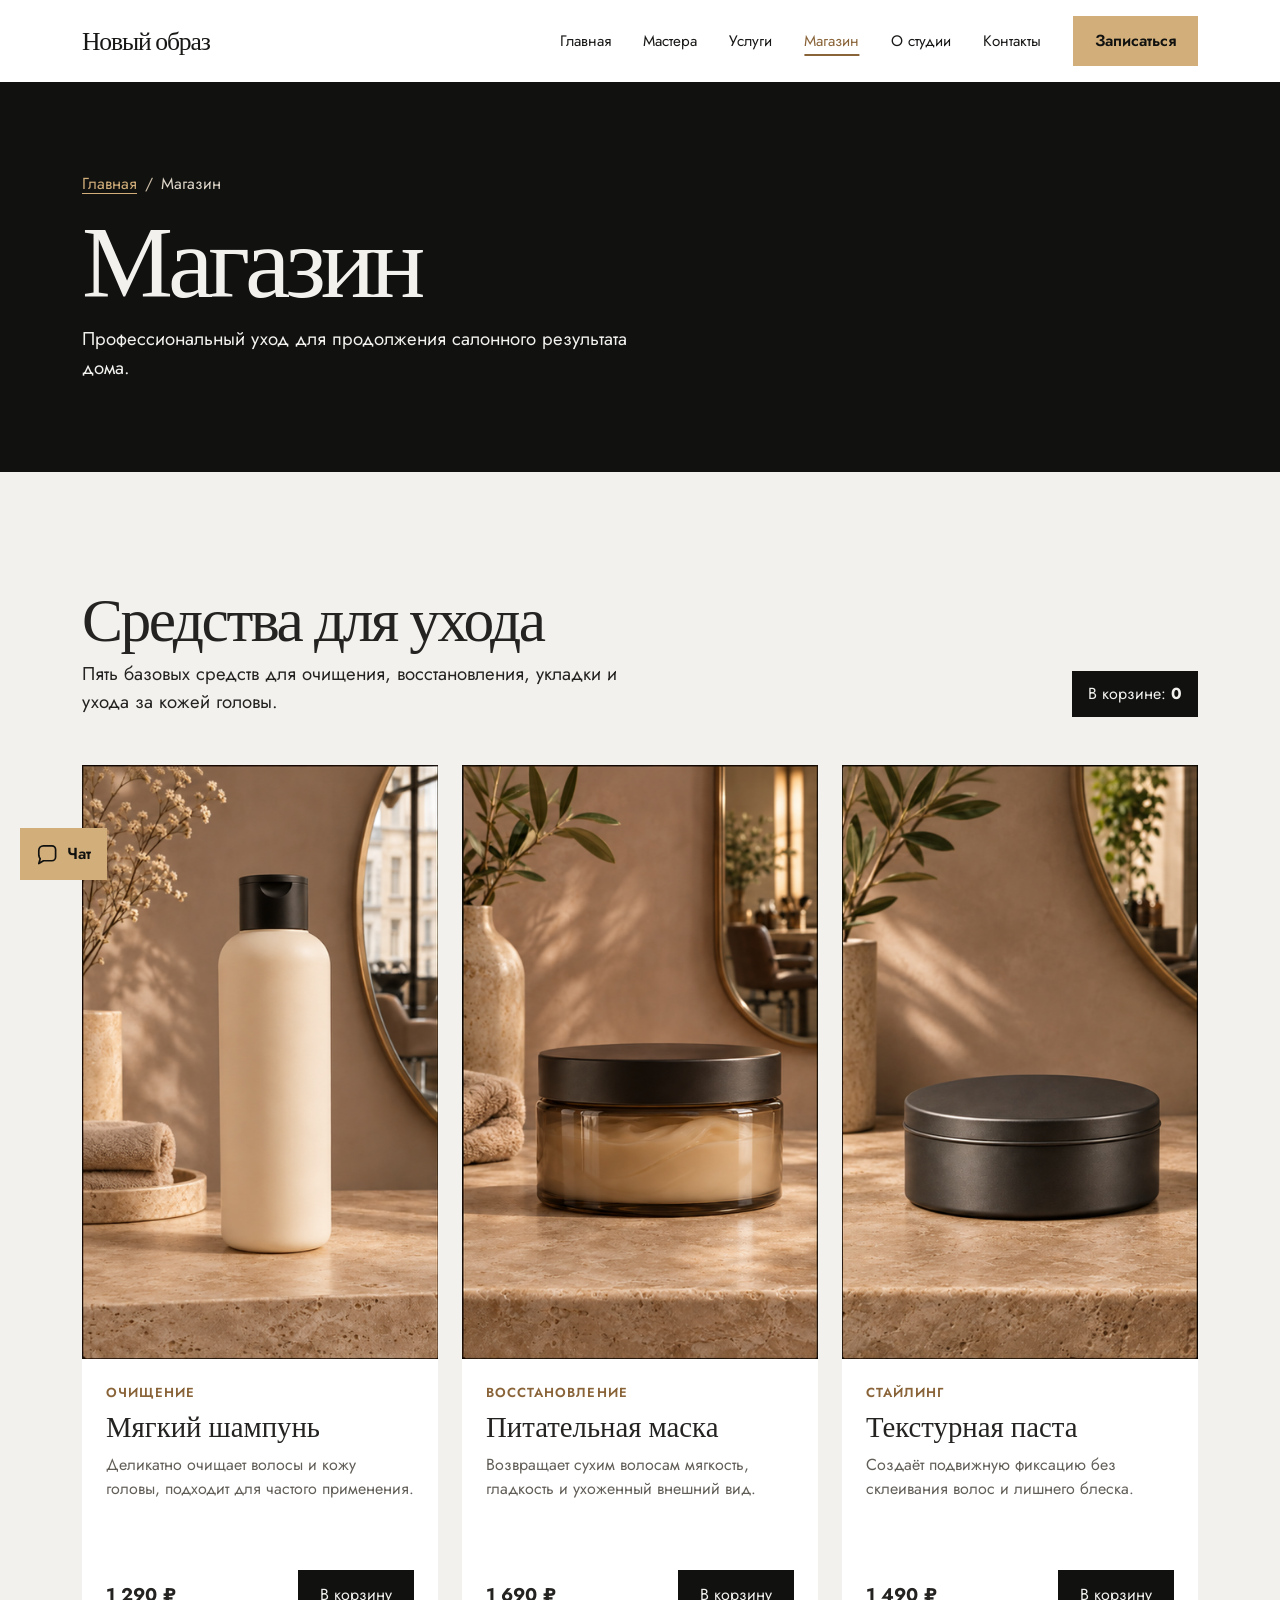
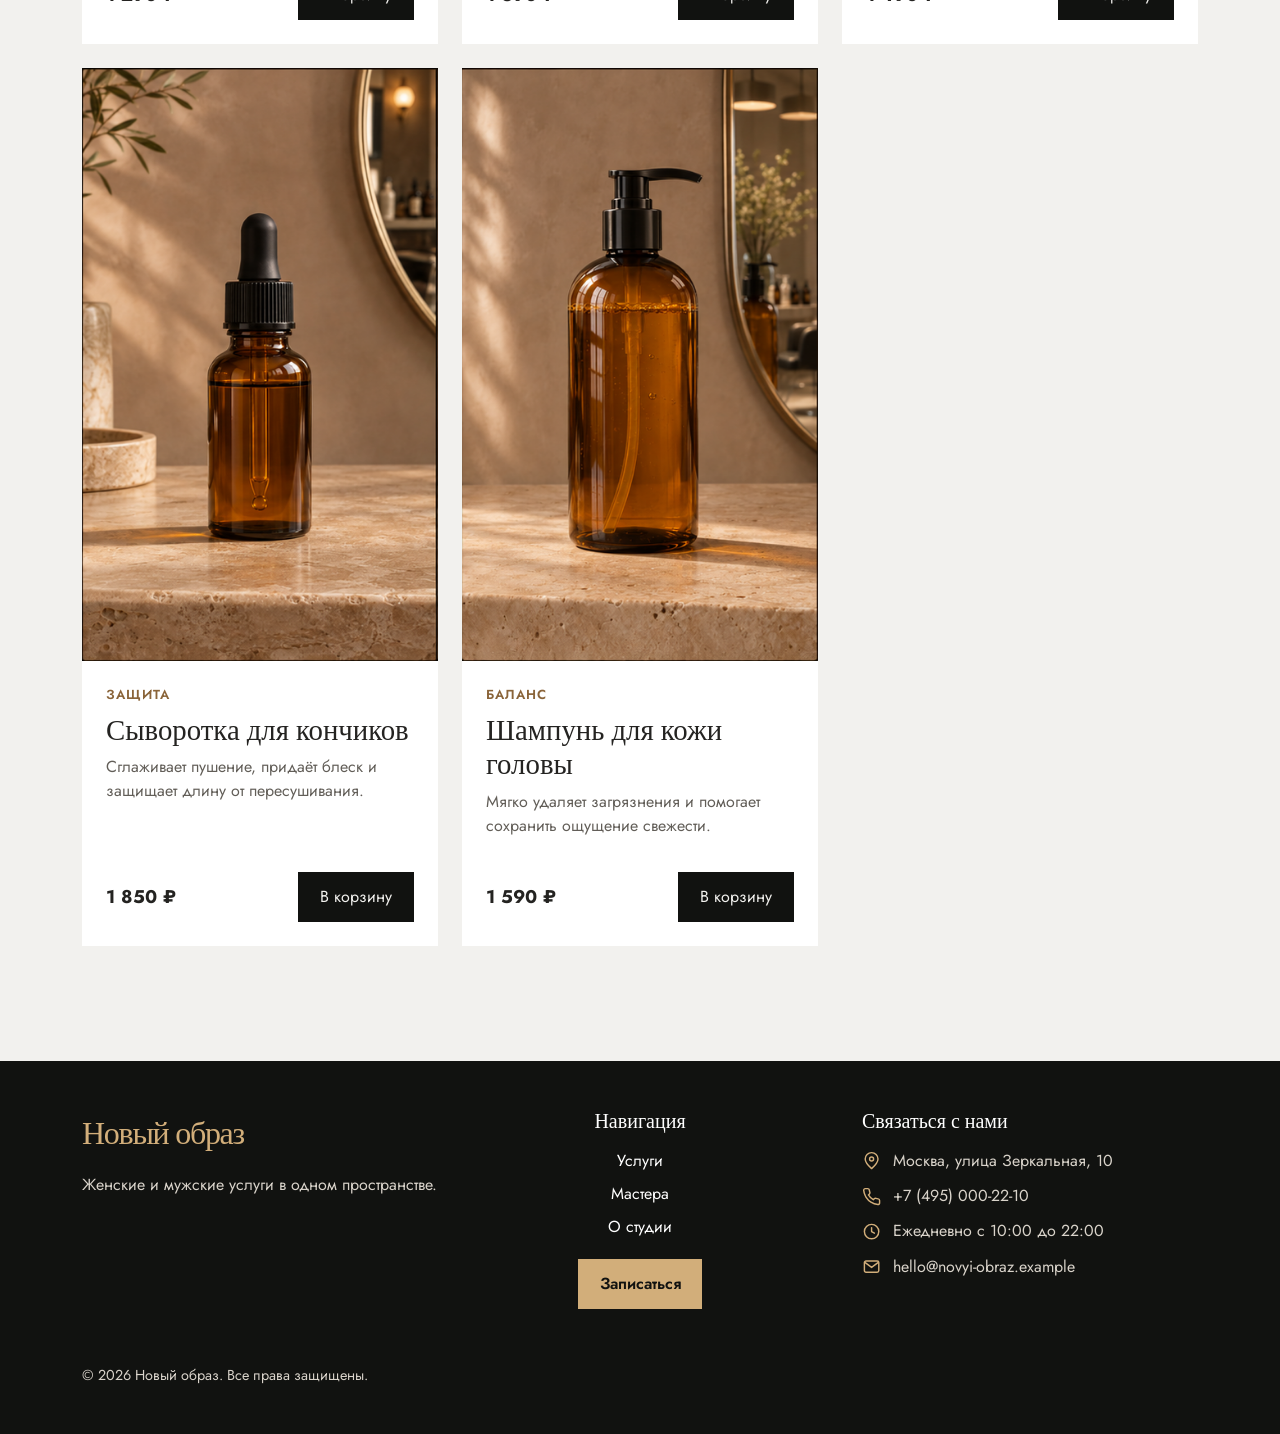
<file: shop.html>
<!DOCTYPE html>
<html lang="ru">
<head>
  <meta charset="UTF-8">
  <meta name="viewport" content="width=device-width, initial-scale=1.0">
  <meta name="description" content="Магазин профессиональных средств для волос и домашнего ухода парикмахерской «Новый образ».">
  <title>Магазин — Новый образ</title>
  <link rel="preconnect" href="https://fonts.googleapis.com">
  <link rel="preconnect" href="https://fonts.gstatic.com" crossorigin>
  <link href="https://fonts.googleapis.com/css2?family=Bodoni+Moda:wght@500;600&family=Jost:wght@400;500;600&display=swap" rel="stylesheet">
  <link href="https://cdn.jsdelivr.net/npm/bootstrap@5.3.3/dist/css/bootstrap.min.css" rel="stylesheet">
  <link rel="stylesheet" href="css/custom.css?v=separate-contacts-11">
</head>
<body id="top">
  <a class="skip-link" href="#main">Перейти к содержимому</a>
  <header class="site-header sticky-top">
    <nav class="navbar navbar-expand-lg navbar-light site-navbar py-3" aria-label="Основная навигация">
      <div class="container">
        <a class="site-brand navbar-brand mb-0" href="index.html">Новый образ</a>
        <button class="navbar-toggler" type="button" data-bs-toggle="collapse" data-bs-target="#siteMenu" aria-controls="siteMenu" aria-expanded="false" aria-label="Открыть меню"><span class="navbar-toggler-icon"></span></button>
        <div class="collapse navbar-collapse" id="siteMenu">
          <ul class="navbar-nav ms-lg-auto me-lg-4 mb-3 mb-lg-0 gap-lg-3">
            <li class="nav-item"><a class="nav-link" href="index.html">Главная</a></li>
            <li class="nav-item"><a class="nav-link" href="masters.html">Мастера</a></li>
            <li class="nav-item"><a class="nav-link" href="catalog.html">Услуги</a></li>
            <li class="nav-item"><a class="nav-link active" aria-current="page" href="shop.html">Магазин</a></li>
            <li class="nav-item"><a class="nav-link" href="about.html">О студии</a></li>
            <li class="nav-item"><a class="nav-link" href="contacts.html?refresh=12">Контакты</a></li>
          </ul>
          <a class="btn btn-salon" href="order.html">Записаться</a>
        </div>
      </div>
    </nav>
  </header>
  <main id="main">
    <section class="page-hero"><div class="container"><nav aria-label="Хлебные крошки"><ol class="breadcrumb"><li class="breadcrumb-item"><a href="index.html">Главная</a></li><li class="breadcrumb-item active" aria-current="page">Магазин</li></ol></nav><h1 class="mb-3">Магазин</h1><p class="section-lead mb-0">Профессиональный уход для продолжения салонного результата дома.</p></div></section>
    <section class="container section-space" aria-labelledby="shop-catalog-title">
      <div class="row align-items-end g-3 mb-5"><div class="col-lg-8"><h2 class="section-title mb-2" id="shop-catalog-title">Средства для ухода</h2><p class="section-lead mb-0">Пять базовых средств для очищения, восстановления, укладки и ухода за кожей головы.</p></div><div class="col-lg-4 text-lg-end"><p class="shop-cart mb-0" aria-live="polite">В корзине: <strong data-cart-count>0</strong></p></div></div>
      <div class="row g-4 shop-page-grid">
        <div class="col-12 col-md-6 col-lg-4"><article class="product-card"><div class="shop-product-visual shop-product-visual--1"><img src="images/shop-products.png" alt="Флакон мягкого шампуня" width="2172" height="724"></div><div class="product-card__body"><p class="product-card__type">Очищение</p><h3>Мягкий шампунь</h3><p>Деликатно очищает волосы и кожу головы, подходит для частого применения.</p><div class="product-card__footer"><strong>1 290 ₽</strong><button class="btn btn-salon-dark" type="button" data-shop-product="Мягкий шампунь">В корзину</button></div></div></article></div>
        <div class="col-12 col-md-6 col-lg-4"><article class="product-card"><div class="shop-product-visual shop-product-visual--2"><img src="images/shop-products.png" alt="Банка питательной маски для волос" width="2172" height="724" loading="lazy"></div><div class="product-card__body"><p class="product-card__type">Восстановление</p><h3>Питательная маска</h3><p>Возвращает сухим волосам мягкость, гладкость и ухоженный внешний вид.</p><div class="product-card__footer"><strong>1 690 ₽</strong><button class="btn btn-salon-dark" type="button" data-shop-product="Питательная маска">В корзину</button></div></div></article></div>
        <div class="col-12 col-md-6 col-lg-4"><article class="product-card"><div class="shop-product-visual shop-product-visual--3"><img src="images/shop-products.png" alt="Банка текстурной пасты для укладки" width="2172" height="724" loading="lazy"></div><div class="product-card__body"><p class="product-card__type">Стайлинг</p><h3>Текстурная паста</h3><p>Создаёт подвижную фиксацию без склеивания волос и лишнего блеска.</p><div class="product-card__footer"><strong>1 490 ₽</strong><button class="btn btn-salon-dark" type="button" data-shop-product="Текстурная паста">В корзину</button></div></div></article></div>
        <div class="col-12 col-md-6 col-lg-4"><article class="product-card"><div class="shop-product-visual shop-product-visual--4"><img src="images/shop-products.png" alt="Флакон сыворотки для кончиков волос" width="2172" height="724" loading="lazy"></div><div class="product-card__body"><p class="product-card__type">Защита</p><h3>Сыворотка для кончиков</h3><p>Сглаживает пушение, придаёт блеск и защищает длину от пересушивания.</p><div class="product-card__footer"><strong>1 850 ₽</strong><button class="btn btn-salon-dark" type="button" data-shop-product="Сыворотка для кончиков">В корзину</button></div></div></article></div>
        <div class="col-12 col-md-6 col-lg-4"><article class="product-card"><div class="shop-product-visual shop-product-visual--5"><img src="images/shop-products.png" alt="Флакон балансирующего шампуня с дозатором" width="2172" height="724" loading="lazy"></div><div class="product-card__body"><p class="product-card__type">Баланс</p><h3>Шампунь для кожи головы</h3><p>Мягко удаляет загрязнения и помогает сохранить ощущение свежести.</p><div class="product-card__footer"><strong>1 590 ₽</strong><button class="btn btn-salon-dark" type="button" data-shop-product="Шампунь для кожи головы">В корзину</button></div></div></article></div>
      </div>
    </section>
  </main>
  <footer class="site-footer py-5"><div class="container"><div class="row g-4"><div class="col-12 col-md-4 footer-intro"><a class="footer-brand" href="index.html">Новый образ</a><p class="footer-copy mb-0">Женские и мужские услуги в одном пространстве.</p></div><div class="col-12 col-md-4 footer-navigation"><h2 class="h5 mb-3">Навигация</h2><ul class="list-unstyled footer-links mb-0"><li><a href="catalog.html">Услуги</a></li><li><a href="masters.html">Мастера</a></li><li><a href="about.html">О студии</a></li></ul><a class="btn btn-salon footer-action" href="order.html">Записаться</a></div><div class="col-12 col-md-4 footer-contact"><h2 class="h5 mb-3">Связаться с нами</h2><address class="footer-contact-list"><div class="footer-contact-row"><svg aria-hidden="true"><use href="images/footer-icons.svg#location"></use></svg><span>Москва, улица Зеркальная, 10</span></div><a class="footer-contact-row" href="tel:+74950002210"><svg aria-hidden="true"><use href="images/footer-icons.svg#phone"></use></svg><span>+7 (495) 000-22-10</span></a><div class="footer-contact-row"><svg aria-hidden="true"><use href="images/footer-icons.svg#clock"></use></svg><span>Ежедневно с 10:00 до 22:00</span></div><a class="footer-contact-row" href="mailto:hello@novyi-obraz.example"><svg aria-hidden="true"><use href="images/footer-icons.svg#mail"></use></svg><span>hello@novyi-obraz.example</span></a></address></div></div><p class="footer-copy footer-note mb-0">© 2026 Новый образ. Все права защищены.</p></div></footer>
  <script src="https://cdn.jsdelivr.net/npm/bootstrap@5.3.3/dist/js/bootstrap.bundle.min.js"></script>
  <script src="js/main.js?v=separate-contacts-12"></script>
</body>
</html>
</file>
<file: css/custom.css>
:root {
  --salon-ink: #181817;
  --salon-deep: #111210;
  --salon-paper: #f2f1ee;
  --salon-soft: #e5e2dd;
  --salon-gold: #d2ae7a;
  --salon-gold-dark: #8a6439;
  --salon-text: #242321;
  --salon-muted: #625e58;
  --bs-body-font-family: "Jost", sans-serif;
  --bs-body-color: var(--salon-text);
  --bs-body-bg: var(--salon-paper);
}

html { scroll-behavior: smooth; scroll-padding-top: 6rem; }
body { margin: 0; background: var(--salon-paper); }
img { max-width: 100%; height: auto; }
a { text-underline-offset: .22em; }
:focus-visible { outline: 3px solid var(--salon-gold); outline-offset: 3px; }
.skip-link { position: absolute; top: -5rem; left: 1rem; z-index: 2000; padding: .6rem 1rem; background: var(--salon-gold); color: var(--salon-deep); }
.skip-link:focus { top: 1rem; }
.display-face, h1, h2, h3, .site-brand, .footer-brand { font-family: "Bodoni Moda", Georgia, serif; }
.section-title { font-size: clamp(2.3rem, 4.8vw, 5rem); line-height: 1.05; letter-spacing: -.04em; }
.section-lead { max-width: 36rem; font-size: 1.16rem; line-height: 1.55; }
.section-space { padding-block: clamp(4.5rem, 9vw, 9rem); }
.section-space-sm { padding-block: clamp(3.5rem, 6vw, 6rem); }
.text-muted-salon { color: var(--salon-muted); }

.site-header { background: #fff; color: var(--salon-ink); z-index: 1040; }
.site-brand { color: inherit; font-size: clamp(1.35rem, 2vw, 1.85rem); font-weight: 500; letter-spacing: -.045em; text-decoration: none; }
.site-brand:hover { color: var(--salon-gold-dark); }
.site-navbar { background: #fff; }
.site-navbar .nav-link { color: var(--salon-ink); font-size: .95rem; }
.site-navbar .nav-link:hover, .site-navbar .nav-link.active { color: var(--salon-gold-dark); text-decoration: underline; text-decoration-thickness: 2px; text-underline-offset: .55em; }
.site-navbar .navbar-brand { color: var(--salon-ink); font-family: "Bodoni Moda", Georgia, serif; }
.site-navbar .navbar-toggler { border-color: var(--salon-muted); }
.btn-salon { --bs-btn-color: var(--salon-deep); --bs-btn-bg: var(--salon-gold); --bs-btn-border-color: var(--salon-gold); --bs-btn-hover-color: var(--salon-deep); --bs-btn-hover-bg: #ebc893; --bs-btn-hover-border-color: #ebc893; --bs-btn-active-bg: #bd935e; --bs-btn-active-border-color: #bd935e; --bs-btn-focus-shadow-rgb: 210,174,122; font-weight: 600; border-radius: 0; padding: .75rem 1.3rem; }
.btn-salon-outline { --bs-btn-color: var(--salon-ink); --bs-btn-border-color: var(--salon-ink); --bs-btn-hover-color: var(--salon-paper); --bs-btn-hover-bg: var(--salon-ink); --bs-btn-hover-border-color: var(--salon-ink); border-radius: 0; padding: .75rem 1.3rem; }
.btn-salon-dark { --bs-btn-color: var(--salon-paper); --bs-btn-bg: var(--salon-deep); --bs-btn-border-color: var(--salon-deep); --bs-btn-hover-color: var(--salon-deep); --bs-btn-hover-bg: var(--salon-gold); --bs-btn-hover-border-color: var(--salon-gold); border-radius: 0; padding: .75rem 1.3rem; }
.btn, .service-card, .gallery-photo { transition: transform .2s ease, background-color .2s ease, color .2s ease; }
.btn:hover { transform: translateY(-2px); }
.btn:active { transform: translateY(0); }

.hero { min-height: min(820px, calc(100svh - 110px)); background: var(--salon-deep); color: var(--salon-paper); overflow: hidden; }
.hero .container { min-height: inherit; }
.hero-copy { position: relative; z-index: 1; padding-block: clamp(4.5rem, 7vw, 8rem); }
.hero-title { font-size: clamp(5rem, 11.4vw, 12rem); line-height: .78; letter-spacing: -.075em; margin: 0 0 2.5rem; animation: title-enter .9s ease both; }
.hero-title span { display: block; }
.hero-title span + span { margin-left: clamp(0rem, 8vw, 8rem); }
.hero-lead { max-width: 26rem; font-size: clamp(1.08rem, 1.5vw, 1.3rem); line-height: 1.5; }
.hero-photo { height: 100%; min-height: 500px; overflow: hidden; }
.hero-photo img { width: 100%; height: 100%; object-fit: cover; object-position: right center; animation: photo-enter 1.2s ease both; }
.hero-bottom { position: absolute; bottom: 2.2rem; left: 0; font-size: .94rem; color: #d9c6af; }

.intro-statement { font-family: "Bodoni Moda", Georgia, serif; font-size: clamp(1.5rem, 2.4vw, 2.25rem); line-height: 1.22; letter-spacing: -.04em; }
.benefit { padding-top: 1.35rem; border-top: 2px solid var(--salon-ink); }
.benefit h3 { font-size: 1.5rem; }
.benefit p { color: var(--salon-muted); margin-bottom: 0; }
.about-intro p:not(.section-lead) { max-width: 36rem; color: var(--salon-muted); }
.about-direction { display: flex; flex-direction: column; background: #fff; }
.about-direction img, .team-card img { display: block; width: 100%; height: auto; }
.about-direction__body { display: flex; flex: 1; flex-direction: column; align-items: flex-start; padding: clamp(1.4rem, 3vw, 2.3rem); }
.about-direction__body h3 { font-size: clamp(1.8rem, 2.5vw, 2.5rem); }
.about-direction__body p { max-width: 42ch; color: var(--salon-muted); }
.about-direction__body a { margin-top: auto; color: var(--salon-ink); font-weight: 600; }
.about-direction__body a:hover { color: var(--salon-gold-dark); }
.team-card { height: 100%; border-top: 2px solid var(--salon-ink); }
.team-card__body { padding-top: 1.4rem; }
.team-card__role { margin: 0 0 .75rem; color: var(--salon-muted); font-size: .9rem; }
.team-card h3 { font-size: 2.3rem; }
.team-card__body > p:last-child { max-width: 38ch; color: var(--salon-muted); }
.team-card__link { display: block; color: inherit; text-decoration: none; }
.team-card__link:hover h3, .team-card__link:focus-visible h3 { color: var(--salon-gold-dark); }
.master-profile { display: flex; flex-direction: column; background: #fff; scroll-margin-top: 7rem; }
.master-profile img { display: block; width: 100%; height: auto; }
.master-profile__body { display: flex; flex: 1; flex-direction: column; align-items: flex-start; padding: clamp(1.4rem, 2.5vw, 2rem); }
.master-profile h3 { margin-bottom: .15rem; font-size: clamp(2rem, 3vw, 2.65rem); }
.master-profile__role { margin-bottom: 1.2rem; color: var(--salon-gold-dark); font-weight: 600; }
.master-profile__focus { margin-top: auto; padding-top: .5rem; }
.master-profile__body > a { color: var(--salon-ink); font-weight: 600; }
.master-profile__body > a:hover { color: var(--salon-gold-dark); }
.visit-step { height: 100%; padding-top: 1rem; border-top: 2px solid var(--salon-ink); }
.visit-step h3 { font-size: 1.7rem; }
.visit-step p { max-width: 36ch; margin-bottom: 0; color: var(--salon-muted); }
.services-section { background: var(--salon-soft); }
.service-card { border: 0; border-radius: 0; background: #fff; height: 100%; overflow: hidden; }
.service-card:hover { transform: translateY(-5px); }
.service-card img { display: block; width: 100%; height: auto; }
.service-card .card-body { padding: 1.45rem; }
.service-card .card-body > .mb-3 { position: absolute; top: 1rem; left: 1rem; z-index: 1; margin: 0 !important; }
.service-card .card-title { font-size: 1.85rem; }
.service-card .card-text { color: var(--salon-muted); }
.badge-salon { color: var(--salon-ink); background: var(--salon-gold); font-size: .79rem; font-weight: 600; border-radius: 0; padding: .45rem .65rem; }
.service-meta { color: var(--salon-muted); font-size: .95rem; }
.image-cover { width: 100%; height: 100%; object-fit: cover; }
.salon-story-photo { min-height: 460px; }
.story-copy { max-width: 32rem; }
.price-list { list-style: none; padding: 0; margin: 0; }
.price-list li { display: flex; align-items: baseline; justify-content: space-between; gap: 1.25rem; padding: 1.1rem 1rem; }
.price-list li:nth-child(odd) { background: var(--salon-soft); }
.price-list strong { font-weight: 500; white-space: nowrap; }
.gallery-photo { display: block; width: 100%; height: auto; }
.gallery-photo:hover { transform: scale(1.015); }
.gallery-button { display: block; width: 100%; padding: 0; overflow: hidden; background: transparent; border: 0; cursor: zoom-in; }
.gallery-button:focus-visible { outline-offset: 5px; }
.salon-gallery .gallery-photo { aspect-ratio: 4 / 3; object-fit: cover; }
.studio-interior-gallery { display: grid; grid-template-columns: minmax(0, 7fr) minmax(0, 5fr); grid-template-rows: repeat(2, minmax(0, 1fr)); gap: 1rem; }
.studio-interior-gallery__main { grid-row: 1 / 3; }
.studio-interior-gallery .gallery-button { min-height: 0; }
.studio-interior-gallery .gallery-photo { height: 100%; aspect-ratio: auto; object-fit: cover; }
.gallery-modal .modal-body { padding: 0; color: var(--salon-paper); background: var(--salon-deep); }
.gallery-modal [data-gallery-image] { display: block; width: 100%; max-height: 68vh; object-fit: contain; }
.gallery-caption { padding: 1rem 1.25rem; color: #d9d3ca; }
.mini-gallery img { display: block; width: 100%; height: auto; }
.mini-gallery figcaption { padding-top: .8rem; color: var(--salon-muted); }
.mini-gallery a { color: var(--salon-ink); text-decoration: none; }
.mini-gallery a:hover { color: var(--salon-gold-dark); }
.contact-section { background: var(--salon-deep); color: var(--salon-paper); }
.contact-section .text-muted-salon { color: #c4bcb0; }
.map-frame { height: 430px; background: #292b28; }
.map-frame iframe { display: block; width: 100%; height: 100%; border: 0; }
.studio-contacts p { display: flex; flex-direction: column; gap: .15rem; margin-bottom: 1rem; }
.studio-contacts span { color: var(--salon-muted); font-size: .9rem; }
.studio-contacts strong { color: var(--salon-ink); font-size: 1.1rem; font-weight: 500; overflow-wrap: anywhere; }
.studio-contacts strong a { color: inherit; text-decoration-color: var(--salon-gold-dark); text-underline-offset: .2em; }
.studio-contacts strong a:hover { color: var(--salon-gold-dark); }
.contact-overview { border-top: 1px solid #c9c1b7; }
.contact-fact { height: 100%; padding-top: 1rem; border-top: 2px solid var(--salon-ink); }
.contact-fact__label { margin-bottom: 2rem; color: var(--salon-gold-dark); font-size: .78rem; font-weight: 600; letter-spacing: .08em; text-transform: uppercase; }
.contact-fact h3 { margin-bottom: 1rem; font-size: clamp(1.65rem, 2.3vw, 2.15rem); }
.contact-fact > p:last-child { margin-bottom: 0; color: var(--salon-muted); line-height: 1.7; }
.visit-info { background: var(--salon-soft); }
.contact-kicker { color: var(--salon-gold-dark); font-size: .82rem; font-weight: 600; letter-spacing: .16em; text-transform: uppercase; }
.contact-guide { height: 100%; padding-top: 1.5rem; border-top: 2px solid var(--salon-ink); text-align: center; }
.contact-guide__icon { display: block; box-sizing: border-box; width: 92px; height: 92px; margin: 0 auto 1.75rem; padding: 15px; background: transparent; fill: none; stroke: var(--salon-gold-dark); stroke-width: 1.8; stroke-linecap: round; stroke-linejoin: round; }
.contact-guide h3, .contact-note h3 { font-size: clamp(1.7rem, 2.5vw, 2.25rem); }
.contact-guide p { max-width: 38ch; margin: 0 auto; color: var(--salon-muted); line-height: 1.7; }
.contact-note { padding: clamp(1.5rem, 3vw, 2.5rem); background: var(--salon-paper); }
.contact-note p { max-width: 62ch; color: var(--salon-muted); line-height: 1.7; }
.contact-text-link { color: var(--salon-ink); font-weight: 600; }
.contact-text-link:hover { color: var(--salon-gold-dark); }
.contact-faq { --bs-accordion-bg: transparent; --bs-accordion-border-color: #bdb5aa; --bs-accordion-btn-focus-box-shadow: 0 0 0 .25rem rgba(138, 100, 57, .18); --bs-accordion-active-bg: transparent; --bs-accordion-active-color: var(--salon-ink); }
.contact-faq .accordion-button { padding: 1.5rem 0; color: var(--salon-ink); font-family: "Bodoni Moda", Georgia, serif; font-size: clamp(1.25rem, 2vw, 1.65rem); }
.contact-faq .accordion-button::after { margin-left: 1.5rem; }
.contact-faq .accordion-body { max-width: 66ch; padding: 0 3rem 1.5rem 0; color: var(--salon-muted); line-height: 1.7; }
.demo-note { font-size: .91rem; color: var(--salon-muted); }
.contact-section .demo-note { color: #d4cabd; }
.contact-section .demo-note a { color: #f1d2a2; }

.page-hero { background: var(--salon-deep); color: var(--salon-paper); padding-block: clamp(4rem, 7vw, 7rem); }
.page-hero h1 { font-size: clamp(3.5rem, 8vw, 8rem); line-height: .95; letter-spacing: -.05em; }
.breadcrumb { --bs-breadcrumb-divider-color: #ccbca6; }
.breadcrumb-item a { color: var(--salon-gold); }
.breadcrumb-item.active { color: #e0d7cb; }
.catalog-filter .nav-link { border-radius: 0; color: var(--salon-ink); background: var(--salon-soft); margin-right: .5rem; margin-bottom: .5rem; }
.catalog-filter .nav-link[aria-pressed="true"] { background: var(--salon-ink); color: var(--salon-paper); border-color: var(--salon-ink); }
.catalog-group + .catalog-group { margin-top: 3.5rem; }
.catalog-group[hidden] { display: none; }
.catalog-group-title { font-size: clamp(2rem, 3vw, 3rem); margin-bottom: 1.5rem; }
.service-detail-photo { display: block; width: 100%; height: auto; }
.detail-facts { background: var(--salon-soft); padding: 1.5rem; }
.detail-facts dt { color: var(--salon-muted); font-weight: 400; }
.detail-facts dd { font-weight: 600; }
.table-salon { --bs-table-bg: transparent; --bs-table-color: var(--salon-text); }
.table-salon th { font-weight: 500; }
.form-control, .form-select, .input-group-text { border-radius: 0; border-color: #b5aca0; min-height: 48px; }
.form-control:focus, .form-select:focus { border-color: var(--salon-gold-dark); }
.input-group-text { background: var(--salon-soft); }
.form-check-input { border-color: #75695d; }
.form-check-input:checked { background-color: var(--salon-ink); border-color: var(--salon-ink); }
.alert { border-radius: 0; }
.alert-success { --bs-alert-color: var(--salon-deep); --bs-alert-bg: #efe3d2; --bs-alert-border-color: var(--salon-gold); }
.alert-info { --bs-alert-color: var(--salon-ink); --bs-alert-bg: var(--salon-soft); --bs-alert-border-color: transparent; border-left: 3px solid var(--salon-gold); }
.accordion { --bs-accordion-btn-focus-box-shadow: none; --bs-accordion-border-width: 0; } /* taste-skill-ignore */
.accordion-item, .accordion-button { border-radius: 0 !important; background: var(--salon-paper); }
.accordion-item { border: 0; margin-bottom: .5rem; }
.accordion-button:not(.collapsed) { background: var(--salon-soft); color: var(--salon-ink); box-shadow: none; /* taste-skill-ignore */ }
.modal-content { border: 0; border-radius: 0; }
.modal-header, .modal-footer { border-color: #c4b9ab; }
.booking-summary { background: var(--salon-soft); padding: 1.3rem; }
.booking-list { padding-left: 1.2rem; }
.booking-list li { margin-bottom: .8rem; }

.reviews-shell { padding: clamp(1.75rem, 4vw, 3.5rem); color: var(--salon-paper); background: var(--salon-deep); }
.review-slide { display: flex; min-height: 290px; flex-direction: column; align-items: flex-start; }
.review-score { display: inline-flex; align-items: baseline; gap: .3rem; padding: .45rem .7rem; color: var(--salon-deep); background: var(--salon-gold); font-weight: 600; white-space: nowrap; }
.review-score small { font-size: .72rem; font-weight: 400; }
.review-quote { max-width: 40ch; margin: 0 0 1.5rem; font-family: "Bodoni Moda", Georgia, serif; font-size: clamp(1.35rem, 2.4vw, 2.1rem); line-height: 1.3; overflow-wrap: anywhere; }
.review-author { margin-top: auto; line-height: 1.5; }
.review-author span { color: #d9d3ca; }
.review-controls { display: flex; gap: .6rem; margin-top: 1.5rem; }
.review-control { position: static; width: 48px; height: 48px; flex: none; color: var(--salon-deep); background: var(--salon-gold); opacity: 1; }
.review-control:hover, .review-control:focus-visible { color: var(--salon-deep); background: #ebc893; opacity: 1; }
.review-control svg { width: 22px; height: 22px; stroke: currentColor; stroke-width: 2; fill: none; stroke-linecap: round; stroke-linejoin: round; }

.shop-section { background: var(--salon-soft); }
.shop-cart { display: inline-block; padding: .7rem 1rem; color: var(--salon-paper); background: var(--salon-deep); }
.product-card { display: flex; height: 100%; flex-direction: column; background: #fff; }
.product-card > img { display: block; width: 100%; aspect-ratio: 4 / 5; object-fit: cover; }
.product-card__body { display: flex; flex: 1; flex-direction: column; padding: 1.5rem; }
.product-card__type { margin-bottom: .5rem; color: var(--salon-gold-dark); font-size: .82rem; font-weight: 600; text-transform: uppercase; letter-spacing: .08em; }
.product-card h3 { font-size: 1.8rem; }
.product-card__body > p:not(.product-card__type) { color: var(--salon-muted); }
.product-card__footer { display: flex; flex-wrap: wrap; align-items: center; justify-content: space-between; gap: 1rem; margin-top: auto; padding-top: 1rem; }
.product-card__footer strong { font-size: 1.15rem; white-space: nowrap; }
.shop-product-visual { width: 100%; aspect-ratio: 3 / 5; overflow: hidden; background: #d8c2a7; }
.shop-product-visual img { display: block; width: auto; max-width: none; height: 100%; }
.shop-product-visual--1 img { transform: translateX(0); }
.shop-product-visual--2 img { transform: translateX(-20%); }
.shop-product-visual--3 img { transform: translateX(-40%); }
.shop-product-visual--4 img { transform: translateX(-60%); }
.shop-product-visual--5 img { transform: translateX(-80%); }
.shop-page-grid .product-card__body { min-height: 285px; }

#site-toast-region { z-index: 1090; width: min(680px, calc(100vw - 1rem)); }
.site-toast { width: 100%; max-width: none; color: var(--salon-paper); background: var(--salon-deep); border: 0; border-radius: 0; box-shadow: 0 18px 50px rgba(17, 18, 16, .3); opacity: 0; transform: translateY(2rem); transition: opacity 220ms ease, transform 320ms cubic-bezier(.22, 1, .36, 1); }
.site-toast.showing, .site-toast.show { opacity: 1; transform: translateY(0); }
.site-toast .toast-header { min-height: 64px; padding: 1rem 1.4rem; color: var(--salon-deep); background: var(--salon-gold); border: 0; border-radius: 0; font-size: 1.1rem; }
.site-toast .toast-body { padding: 1.4rem; font-size: clamp(1.05rem, 2vw, 1.25rem); line-height: 1.5; }

.site-footer { color: #fff; background: var(--salon-deep); }
.site-footer .row > .col-sm-6, .site-footer .row > .col-lg-3 { text-align: center; }
.footer-brand { display: inline-block; color: var(--salon-gold); margin-bottom: 1rem; text-decoration: none; font-size: clamp(1.6rem, 2.5vw, 2.25rem); letter-spacing: -.04em; }
.footer-copy { color: #d9d3ca; }
.site-footer address.footer-copy { display: flex; flex-direction: column; align-items: center; font-style: normal; }
.footer-copy a, .footer-links a { color: #fff; text-decoration: none; }
.footer-links li + li { margin-top: .55rem; }
.footer-links a:hover, .footer-copy a:hover { color: var(--salon-gold); }
.footer-copy span { display: block; margin-top: .3rem; }
.footer-intro { text-align: left; }
.footer-navigation { text-align: center; }
.footer-contact { text-align: left; }
.footer-contact-list { display: grid; gap: .7rem; margin: 0; color: #d9d3ca; font-style: normal; }
.footer-contact-row { display: grid; grid-template-columns: 1.25rem minmax(0, 1fr); gap: .7rem; align-items: start; width: fit-content; max-width: 100%; color: #d9d3ca; text-decoration: none; }
.footer-contact-row svg { width: 1.2rem; height: 1.2rem; margin-top: .15rem; fill: none; stroke: var(--salon-gold); stroke-width: 1.8; stroke-linecap: round; stroke-linejoin: round; }
.footer-contact-row:hover { color: #fff; }
.footer-note { margin-top: 3.5rem; font-size: .9rem; }
.footer-action { margin-top: 1.25rem; }

@media (min-width: 768px) {
  .footer-contact { display: flex; flex-direction: column; align-items: flex-end; }
  .footer-contact > h2, .footer-contact-list { width: min(100%, 21rem); }
}

.scroll-top { position: fixed; right: 1.25rem; bottom: 1.25rem; z-index: 1030; display: grid; width: 48px; height: 56px; place-items: center; padding: 0; color: var(--salon-gold); background: transparent; border: 0; opacity: 0; pointer-events: none; transform: translateY(10px); transition: opacity 180ms ease, transform 180ms ease, color 180ms ease; }
.scroll-top.is-visible { opacity: 1; pointer-events: auto; transform: translateY(0); }
.scroll-top:hover { color: #f2cb92; transform: translateY(-2px); }
.scroll-top svg { width: 30px; height: 34px; stroke: currentColor; stroke-width: 2.5; fill: none; stroke-linecap: round; stroke-linejoin: round; }

.chat-launcher { position: fixed; left: 1.25rem; bottom: 1.25rem; z-index: 1045; display: inline-flex; min-height: 52px; align-items: center; gap: .55rem; padding: .75rem 1rem; color: var(--salon-deep); background: var(--salon-gold); border: 0; font-weight: 600; }
.chat-launcher:hover { background: #ebc893; }
.chat-launcher svg { width: 1.4rem; height: 1.4rem; fill: none; stroke: currentColor; stroke-width: 1.8; stroke-linecap: round; stroke-linejoin: round; }
.chat-panel { position: fixed; left: 1.25rem; bottom: 5.75rem; z-index: 1044; width: min(380px, calc(100vw - 2rem)); overflow: hidden; background: #fff; box-shadow: 0 20px 60px rgba(17, 18, 16, .3); }
.chat-panel__header { display: flex; align-items: center; justify-content: space-between; gap: 1rem; padding: 1rem 1.1rem; color: var(--salon-paper); background: var(--salon-deep); }
.chat-panel__header div { display: flex; flex-direction: column; }
.chat-panel__header span { color: #d9d3ca; font-size: .82rem; }
.chat-close { display: grid; width: 40px; height: 40px; place-items: center; padding: 0; color: var(--salon-paper); background: transparent; border: 1px solid #6f6d67; }
.chat-close svg { width: 1.15rem; height: 1.15rem; fill: none; stroke: currentColor; stroke-width: 2; stroke-linecap: round; }
.chat-log { display: flex; max-height: 320px; min-height: 220px; flex-direction: column; gap: .7rem; overflow-y: auto; padding: 1rem; background: var(--salon-soft); }
.chat-message { max-width: 86%; margin: 0; padding: .75rem .9rem; line-height: 1.45; }
.chat-message--bot { align-self: flex-start; background: #fff; }
.chat-message--user { align-self: flex-end; color: var(--salon-paper); background: var(--salon-deep); }
.chat-form { display: grid; grid-template-columns: 1fr auto; gap: .6rem; padding: .8rem; background: #fff; }
.chat-form .btn { padding-inline: 1rem; }

.js-motion .reveal { opacity: 0; transform: translateY(22px); transition: opacity .65s ease, transform .65s ease; }
.js-motion .reveal[data-visible] { opacity: 1; transform: translateY(0); }
@keyframes title-enter { from { opacity: .3; transform: translateY(24px) scale(.96); } to { opacity: 1; transform: translateY(0) scale(1); } }
@keyframes photo-enter { from { opacity: .4; transform: scale(1.04); } to { opacity: 1; transform: scale(1); } }

@media (max-width: 991.98px) {
  .site-navbar .navbar-collapse { padding-top: 1rem; }
  .hero { min-height: auto; }
  .hero-copy { padding-bottom: 5rem; }
  .hero-photo { height: 460px; min-height: 0; }
  .hero-bottom { bottom: 1.4rem; }
  .studio-interior-gallery { grid-template-columns: 1fr 1fr; grid-template-rows: auto auto; }
  .studio-interior-gallery__main { grid-column: 1 / 3; grid-row: auto; }
  .studio-interior-gallery .gallery-photo { aspect-ratio: 4 / 3; }
}
@media (max-width: 575.98px) {
  .hero-title { font-size: clamp(4.2rem, 19vw, 7rem); }
  .hero-title span + span { margin-left: 1.25rem; }
  .hero-photo { height: 350px; }
  .hero-bottom { left: .75rem; }
  .salon-story-photo { min-height: 310px; }
  .map-frame { height: 330px; }
  .scroll-top { right: 1rem; bottom: 1rem; }
  .chat-launcher { left: 1rem; bottom: 1rem; }
  .chat-panel { left: 1rem; bottom: 5.25rem; }
  .chat-form { grid-template-columns: 1fr; }
  .studio-interior-gallery { display: block; }
  .studio-interior-gallery .gallery-button + .gallery-button { margin-top: .75rem; }
}
@media (prefers-reduced-motion: reduce) {
  html { scroll-behavior: auto; }
  .js-motion .reveal { opacity: 1; transform: none; }
  *, *::before, *::after { animation-duration: .01ms !important; transition-duration: .01ms !important; }
}
</file>
